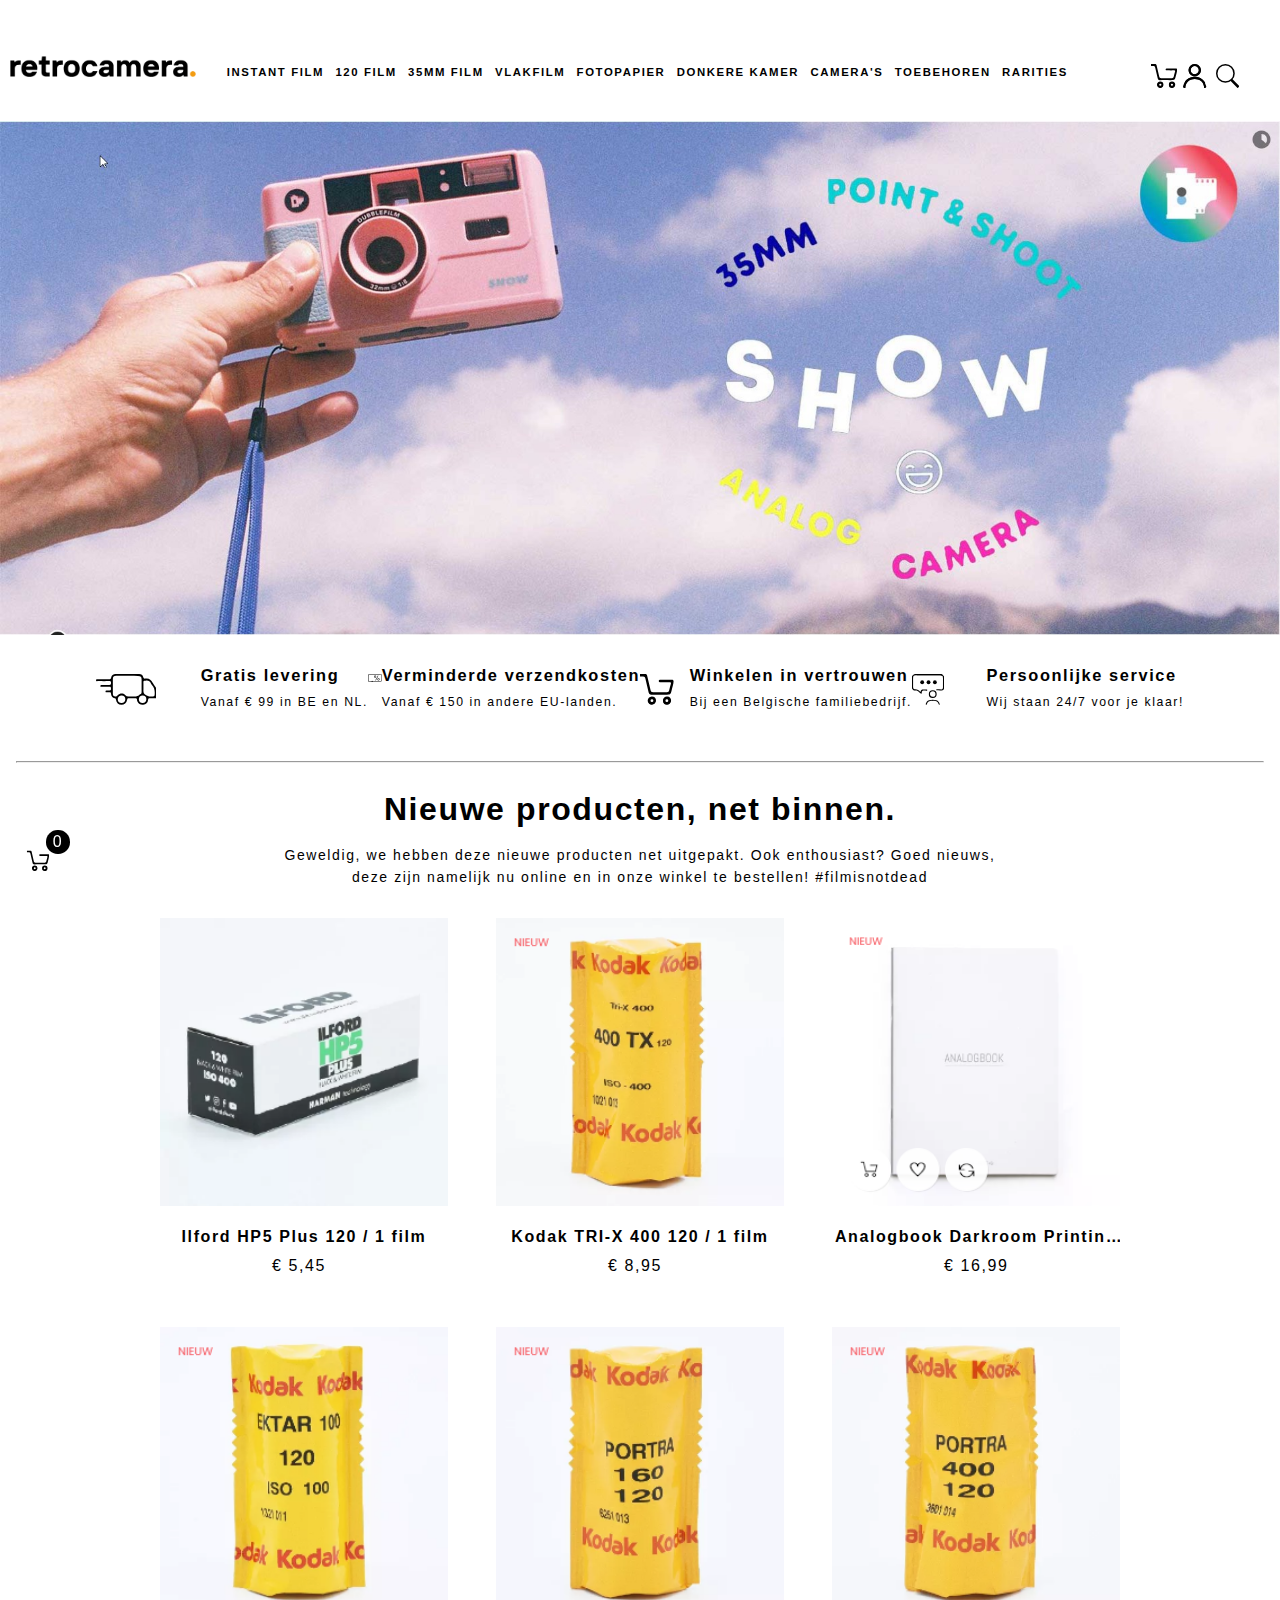
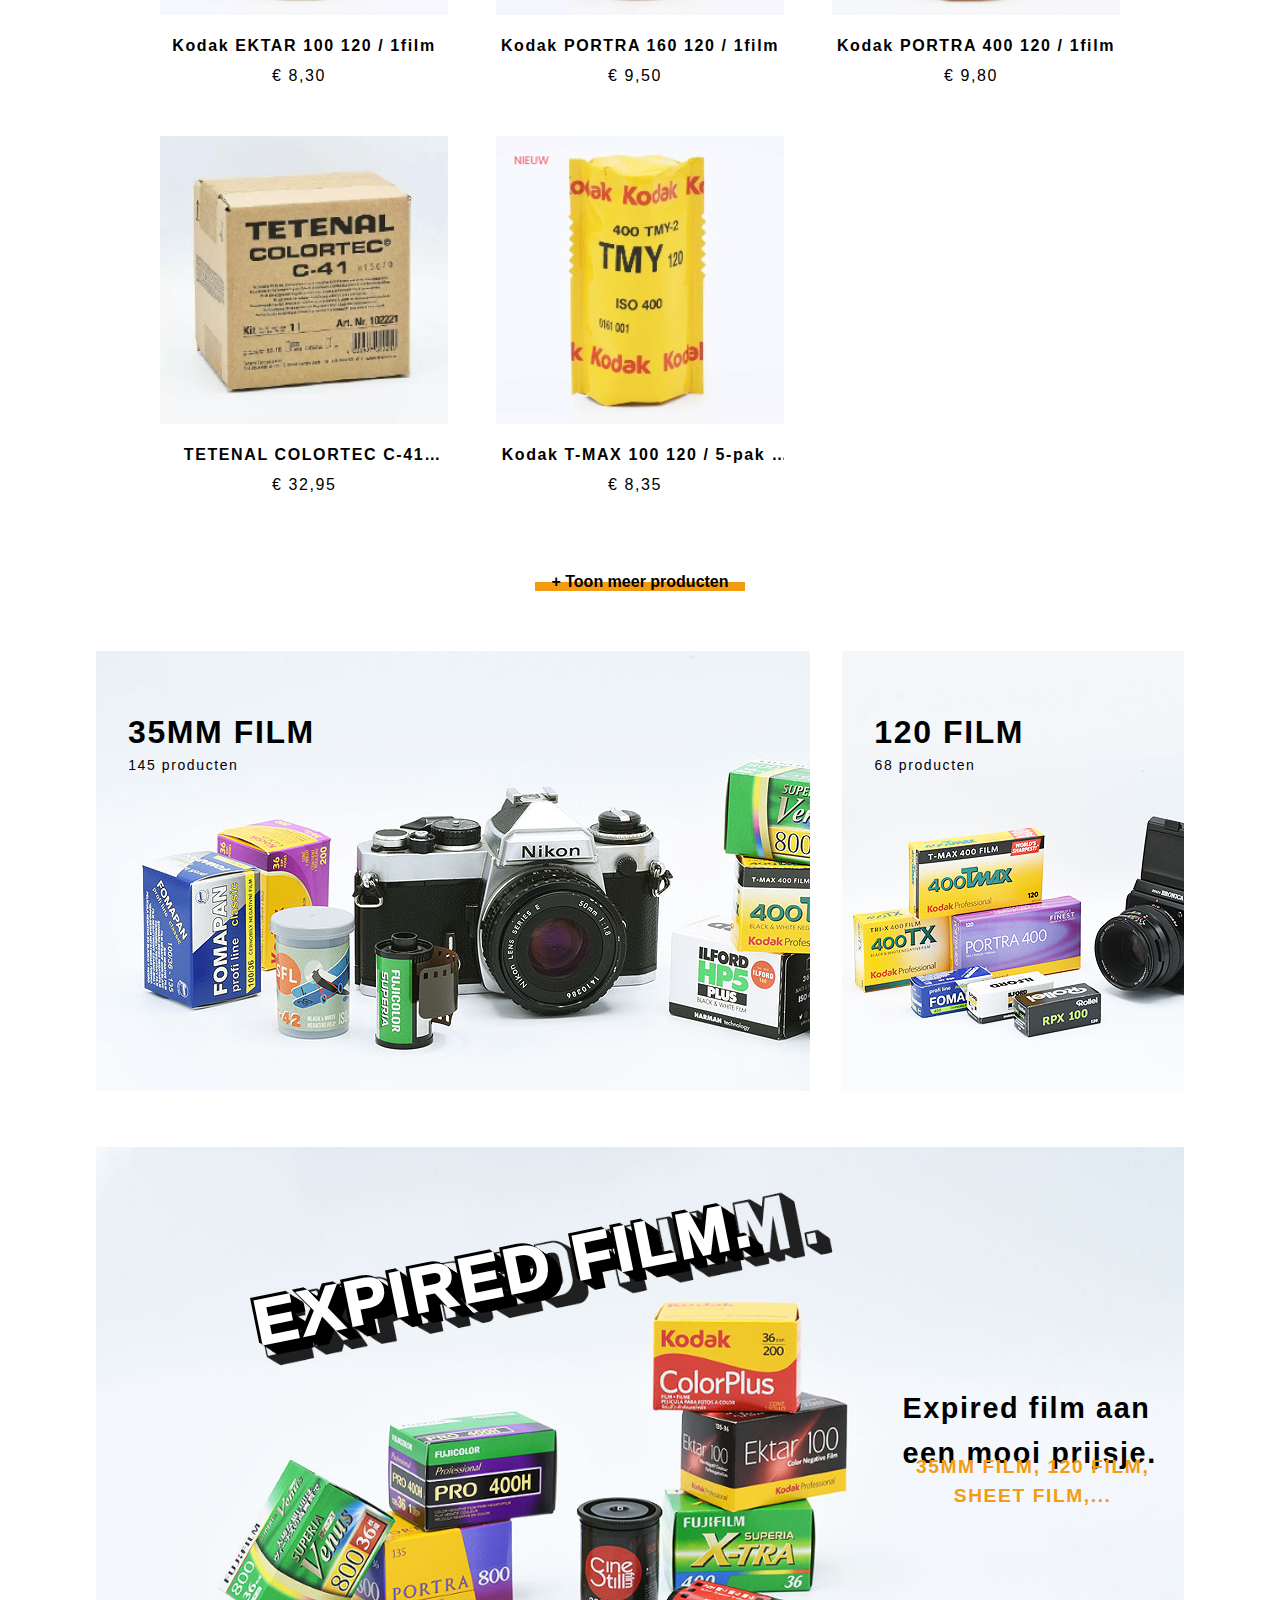
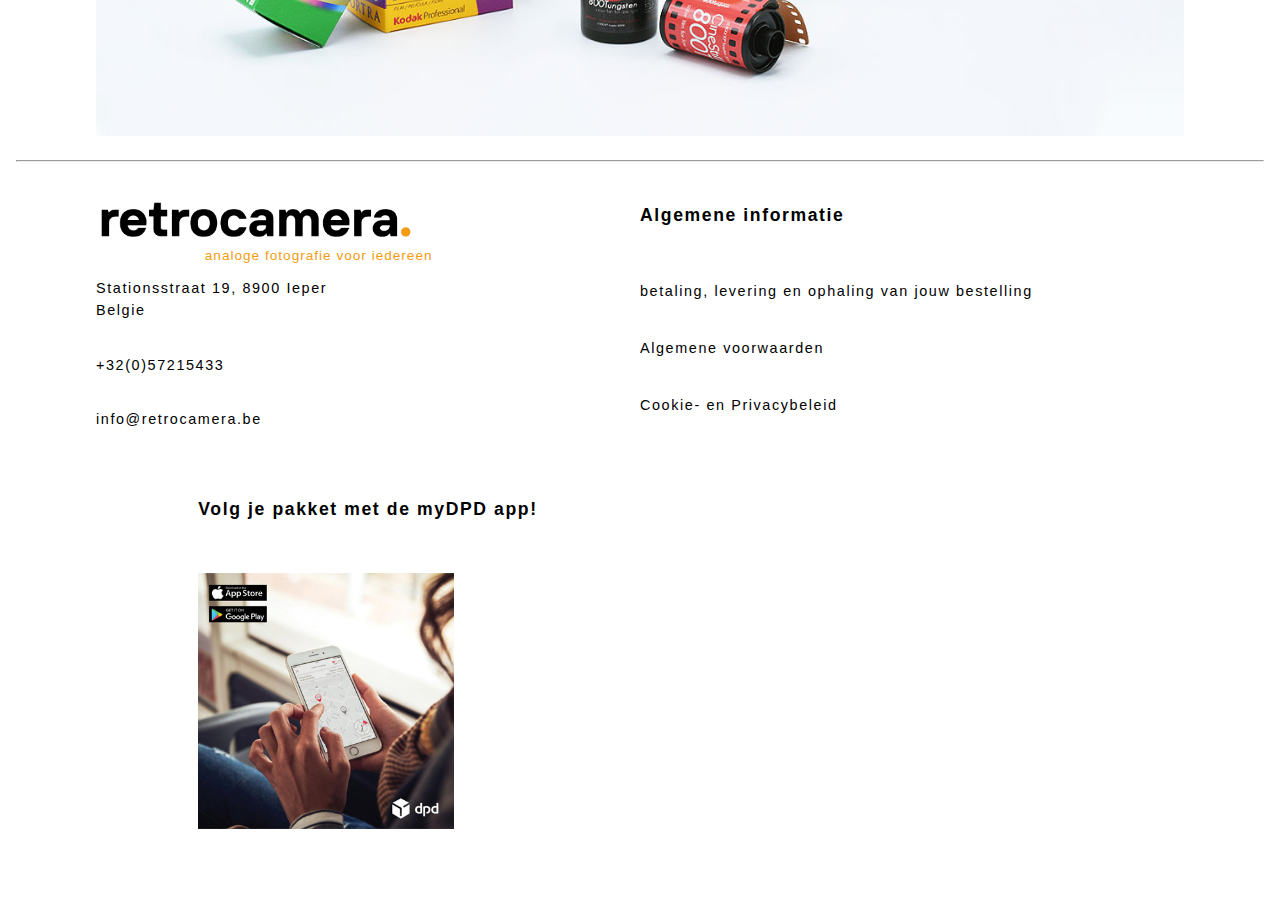
<file: index.html>
<!doctype html>
<html lang="nl">
	
<head>
	<meta charset="UTF-8">
	<meta name="author" content="jouw naam">
	<meta name="viewport" content="width=device-width, initial-scale=1">
	
	<title>Retrocamera</title>
	
	<link href="styles/style.css" rel="stylesheet">
</head>

<body id="paginaEen">
	<header>
		<a href="index.html">
			<img src="images/logoretrocamera.jpg" alt="Retro Camera">
		</a>

		<button type="button"></button>

		<nav>
			<ul>
				<!-- Instant camera's begin -->
				<li>
					<button type="button">
						<img src="images/icons/close.svg" alt="">				
					</button>
				</li>
				<li>
					<a href="" title="">INSTANT FILM</a>
						<svg xmlns="http://www.w3.org/2000/svg" width="1375" height="1375" viewBox="0 0 1375 1375">
							<defs>
							  <style>
							  </style>
							</defs>
							<path  data-name="Rechthoek 1"  d="M15.782,288.367l19.7-19.692c32.049-32.045,102.252-13.807,156.8,40.735L716.66,833.721c54.549,54.543,72.789,124.735,40.74,156.78l-19.695,19.689c-32.049,32.05-102.252,13.81-156.8-40.731L56.523,445.147C1.973,390.605-16.267,320.412,15.782,288.367Z"/>
							<path  data-name="Rechthoek 1"  d="M1339.52,268.774l19.69,19.684c32.03,32.033,13.8,102.2-40.72,156.718l-524.153,524.1c-54.525,54.522-124.7,72.752-156.731,40.722L617.92,990.312c-32.035-32.033-13.8-102.2,40.722-156.718l524.148-524.1C1237.32,254.972,1307.49,236.742,1339.52,268.774Z"/>
						</svg>
					<!-- </button> -->
	
					<ul>
						<li>
							<h3>POLAROID</h3>
						</li>

						<li>
							<a href="" title="Polaroid 600-serie">Polaroid 600-serie</a>
						</li>
						<li>
							<a href="" title="Polaroid SX-70-serie">Polaroid SX-70-serie</a>
						</li>
						<li>
							<a href="" title="Polaroid Image/Spectra-serie">Polaroid Image/Spectra-serie</a>
						</li>
						<li>
							<a href="" title="Polaroid i-type-serie">Polaroid i-type-serie</a>
						</li>
						<li>
							<a href="" title="8x10 cameras">8x10" camera's</a>
						</li>

						<li>
							<h3>FUJIFILM INSTAX</h3>
						</li>
						<li>
							<a href="" title="Mini">Mini</a>
						</li>
						<li>
							<a href="" title="square">Square</a>
						</li>
						<li>
							<a href="" title="Wide">Wide</a>
						</li>

					</ul>
				</li>
				<!-- Instant camera's einde	-->

				<!-- 120 film begin -->
				<li>
					<a href="" title="">120 FILM</a>
					<svg id="pijlTwee" xmlns="http://www.w3.org/2000/svg" width="1375" height="1375" viewBox="0 0 1375 1375">
						<defs>
						  <style>
						  </style>
						</defs>
						<path  data-name="Rechthoek 1"  d="M15.782,288.367l19.7-19.692c32.049-32.045,102.252-13.807,156.8,40.735L716.66,833.721c54.549,54.543,72.789,124.735,40.74,156.78l-19.695,19.689c-32.049,32.05-102.252,13.81-156.8-40.731L56.523,445.147C1.973,390.605-16.267,320.412,15.782,288.367Z"/>
						<path  data-name="Rechthoek 1"  d="M1339.52,268.774l19.69,19.684c32.03,32.033,13.8,102.2-40.72,156.718l-524.153,524.1c-54.525,54.522-124.7,72.752-156.731,40.722L617.92,990.312c-32.035-32.033-13.8-102.2,40.722-156.718l524.148-524.1C1237.32,254.972,1307.49,236.742,1339.52,268.774Z"/>
					</svg>


					<ul id="lijstTwee">
						<li>
							<h3>KLEUR NEGATIEF</h3>
						</li>

						<li>
							<a href="" title="Cinestill">Cinestill</a>
						</li>
						<li>
							<a href="" title="Fujifilm">Fujifilm</a>
						</li>
						<li>
							<a href="" title="Kodak">Kodak</a>
						</li>
						<li>
							<a href="" title="Lomography">Lomography</a>
						</li>

						<li>
							<h3>ZWART-WIT NEGATIEF</h3>
						</li>
						<li>
							<a href="" title="Fujifilm">Fujifilm</a>
						</li>
						<li>
							<a href="" title="Ilford">Ilford</a>
						</li>
						<li>
							<a href="" title="Kodak">Kodak</a>
						</li>
					</ul>
				</li>
				<!-- einde 120 film -->

				<!-- overige opties die leeg zijn -->
				<li>
					<a href="" title="">35MM FILM </a>
					<svg xmlns="http://www.w3.org/2000/svg" width="1375" height="1375" viewBox="0 0 1375 1375">
						<defs>
						  <style>
						  </style>
						</defs>
						<path  data-name="Rechthoek 1"  d="M15.782,288.367l19.7-19.692c32.049-32.045,102.252-13.807,156.8,40.735L716.66,833.721c54.549,54.543,72.789,124.735,40.74,156.78l-19.695,19.689c-32.049,32.05-102.252,13.81-156.8-40.731L56.523,445.147C1.973,390.605-16.267,320.412,15.782,288.367Z"/>
						<path  data-name="Rechthoek 1"  d="M1339.52,268.774l19.69,19.684c32.03,32.033,13.8,102.2-40.72,156.718l-524.153,524.1c-54.525,54.522-124.7,72.752-156.731,40.722L617.92,990.312c-32.035-32.033-13.8-102.2,40.722-156.718l524.148-524.1C1237.32,254.972,1307.49,236.742,1339.52,268.774Z"/>
					</svg>
				</li>
				<li>
					<a href="" title="">VLAKFILM</a>
					<svg xmlns="http://www.w3.org/2000/svg" width="1375" height="1375" viewBox="0 0 1375 1375">
						<defs>
						  <style>
						  </style>
						</defs>
						<path  data-name="Rechthoek 1"  d="M15.782,288.367l19.7-19.692c32.049-32.045,102.252-13.807,156.8,40.735L716.66,833.721c54.549,54.543,72.789,124.735,40.74,156.78l-19.695,19.689c-32.049,32.05-102.252,13.81-156.8-40.731L56.523,445.147C1.973,390.605-16.267,320.412,15.782,288.367Z"/>
						<path  data-name="Rechthoek 1"  d="M1339.52,268.774l19.69,19.684c32.03,32.033,13.8,102.2-40.72,156.718l-524.153,524.1c-54.525,54.522-124.7,72.752-156.731,40.722L617.92,990.312c-32.035-32.033-13.8-102.2,40.722-156.718l524.148-524.1C1237.32,254.972,1307.49,236.742,1339.52,268.774Z"/>
					</svg>
				</li>
				<li>
					<a href="" title="">FOTOPAPIER</a>
					<svg xmlns="http://www.w3.org/2000/svg" width="1375" height="1375" viewBox="0 0 1375 1375">
						<defs>
						  <style>
						  </style>
						</defs>
						<path  data-name="Rechthoek 1"  d="M15.782,288.367l19.7-19.692c32.049-32.045,102.252-13.807,156.8,40.735L716.66,833.721c54.549,54.543,72.789,124.735,40.74,156.78l-19.695,19.689c-32.049,32.05-102.252,13.81-156.8-40.731L56.523,445.147C1.973,390.605-16.267,320.412,15.782,288.367Z"/>
						<path  data-name="Rechthoek 1"  d="M1339.52,268.774l19.69,19.684c32.03,32.033,13.8,102.2-40.72,156.718l-524.153,524.1c-54.525,54.522-124.7,72.752-156.731,40.722L617.92,990.312c-32.035-32.033-13.8-102.2,40.722-156.718l524.148-524.1C1237.32,254.972,1307.49,236.742,1339.52,268.774Z"/>
					</svg>
				</li>
				<li>
					<a href="" title="">DONKERE KAMER</a>
					<svg xmlns="http://www.w3.org/2000/svg" width="1375" height="1375" viewBox="0 0 1375 1375">
						<defs>
						  <style>
						  </style>
						</defs>
						<path  data-name="Rechthoek 1"  d="M15.782,288.367l19.7-19.692c32.049-32.045,102.252-13.807,156.8,40.735L716.66,833.721c54.549,54.543,72.789,124.735,40.74,156.78l-19.695,19.689c-32.049,32.05-102.252,13.81-156.8-40.731L56.523,445.147C1.973,390.605-16.267,320.412,15.782,288.367Z"/>
						<path  data-name="Rechthoek 1"  d="M1339.52,268.774l19.69,19.684c32.03,32.033,13.8,102.2-40.72,156.718l-524.153,524.1c-54.525,54.522-124.7,72.752-156.731,40.722L617.92,990.312c-32.035-32.033-13.8-102.2,40.722-156.718l524.148-524.1C1237.32,254.972,1307.49,236.742,1339.52,268.774Z"/>
					</svg>
				</li>
				<li>
					<a href="" title="">CAMERA'S</a>
					<svg xmlns="http://www.w3.org/2000/svg" width="1375" height="1375" viewBox="0 0 1375 1375">
						<defs>
						  <style>
						  </style>
						</defs>
						<path  data-name="Rechthoek 1"  d="M15.782,288.367l19.7-19.692c32.049-32.045,102.252-13.807,156.8,40.735L716.66,833.721c54.549,54.543,72.789,124.735,40.74,156.78l-19.695,19.689c-32.049,32.05-102.252,13.81-156.8-40.731L56.523,445.147C1.973,390.605-16.267,320.412,15.782,288.367Z"/>
						<path  data-name="Rechthoek 1"  d="M1339.52,268.774l19.69,19.684c32.03,32.033,13.8,102.2-40.72,156.718l-524.153,524.1c-54.525,54.522-124.7,72.752-156.731,40.722L617.92,990.312c-32.035-32.033-13.8-102.2,40.722-156.718l524.148-524.1C1237.32,254.972,1307.49,236.742,1339.52,268.774Z"/>
					</svg>
				</li>
				<li>
					<a href="" title="">TOEBEHOREN</a>
					<svg xmlns="http://www.w3.org/2000/svg" width="1375" height="1375" viewBox="0 0 1375 1375">
						<defs>
						  <style>
						  </style>
						</defs>
						<path  data-name="Rechthoek 1"  d="M15.782,288.367l19.7-19.692c32.049-32.045,102.252-13.807,156.8,40.735L716.66,833.721c54.549,54.543,72.789,124.735,40.74,156.78l-19.695,19.689c-32.049,32.05-102.252,13.81-156.8-40.731L56.523,445.147C1.973,390.605-16.267,320.412,15.782,288.367Z"/>
						<path  data-name="Rechthoek 1"  d="M1339.52,268.774l19.69,19.684c32.03,32.033,13.8,102.2-40.72,156.718l-524.153,524.1c-54.525,54.522-124.7,72.752-156.731,40.722L617.92,990.312c-32.035-32.033-13.8-102.2,40.722-156.718l524.148-524.1C1237.32,254.972,1307.49,236.742,1339.52,268.774Z"/>
					</svg>
				</li>
				<li>
					<a href="" title="">RARITIES</a>
					<svg xmlns="http://www.w3.org/2000/svg" width="1375" height="1375" viewBox="0 0 1375 1375">
						<defs>
						  <style>
						  </style>
						</defs>
						<path  data-name="Rechthoek 1"  d="M15.782,288.367l19.7-19.692c32.049-32.045,102.252-13.807,156.8,40.735L716.66,833.721c54.549,54.543,72.789,124.735,40.74,156.78l-19.695,19.689c-32.049,32.05-102.252,13.81-156.8-40.731L56.523,445.147C1.973,390.605-16.267,320.412,15.782,288.367Z"/>
						<path  data-name="Rechthoek 1"  d="M1339.52,268.774l19.69,19.684c32.03,32.033,13.8,102.2-40.72,156.718l-524.153,524.1c-54.525,54.522-124.7,72.752-156.731,40.722L617.92,990.312c-32.035-32.033-13.8-102.2,40.722-156.718l524.148-524.1C1237.32,254.972,1307.49,236.742,1339.52,268.774Z"/>
					</svg>
				</li>
			</ul>
		</nav>
		<!-- einde overige opties die leeg zijn -->

		<!-- 3 iconen shop, account en winkelwagen -->
		<svg  data-name="Laag 1" xmlns="http://www.w3.org/2000/svg" viewBox="0 0 94.49 86.63"><defs><style>.cls-1{fill:#fff;}</style></defs><path d="M3.38,5.25c4.58,0,9.17.16,13.73-.13,4.1-.26,5.75,1.55,6.61,5.4,3,13.26,6.39,26.42,9.29,39.69,1,4.44,2.72,6.25,7.51,6.13,12.9-.33,25.82-.21,38.73-.06,3.57,0,5.34-1.2,6.11-4.74C86.73,45.31,88.3,39.11,90.12,33c1.22-4.11-.1-5.14-4.1-5-8.33.23-16.67.07-25,.05-2.32,0-4.73.08-4.8-3.36s2.2-3.59,4.61-3.6c10.78,0,21.57.06,32.36,0,3.69,0,4.87,1.69,4.67,5.15-.45,7.76-3.1,15-4.87,22.51-3.47,14.58-3.57,14.55-18.49,14.55-12.92,0-25.84-.2-38.74.1-5.09.12-7.19-1.75-8.23-6.65C24.8,43.87,21.38,31.21,18.66,18.4c-1-4.75-3.06-6.83-7.93-6.24a58.17,58.17,0,0,1-7.35,0Z" transform="translate(-3.38 -5.09)"/><path d="M36.51,68.44A11.88,11.88,0,0,1,48.27,79.87c.1,6-5.25,11.58-11.46,11.84C31.06,92,25.14,86.18,25,80.19S30.39,68.59,36.51,68.44Z" transform="translate(-3.38 -5.09)"/><path d="M90.86,80.27c-.11,6.21-5.62,11.6-11.69,11.46A11.49,11.49,0,0,1,68,79.93,11.29,11.29,0,0,1,79.5,68.53,11.84,11.84,0,0,1,90.86,80.27Z" transform="translate(-3.38 -5.09)"/><circle class="cls-1" cx="33.62" cy="74.91" r="7"/><circle class="cls-1" cx="75.62" cy="74.91" r="7"/></svg>

		<svg  data-name="Laag 1" xmlns="http://www.w3.org/2000/svg" viewBox="0 0 94.34 97.36"><path d="M90.12,98.62c-1-16.41-8.32-28.92-24.37-33.73-15.44-4.62-30.55-3.38-42.67,9.33-6.5,6.83-9.22,15.09-9.1,24.4H10.74c-3.62-25.13,4-34.1,25.3-41.95,21.82-8.07,45.87,1.17,56.21,19.75,2.46,4.43,4,9.38,6,14.09Q100.4,100.8,90.12,98.62Z" transform="translate(-4.26 -1.64)"/><path d="M76.27,26.41A24.88,24.88,0,0,1,51.88,51.56C39,51.84,27,40,26.87,26.78,26.72,13.92,38.81,1.61,51.56,1.64A24.88,24.88,0,0,1,76.27,26.41Zm-8,0C68.26,17.67,60.38,10,51.49,10s-16.13,7.76-16,17A16.45,16.45,0,0,0,51.67,42.84C60.54,42.93,68.37,35.2,68.32,26.4Z" transform="translate(-4.26 -1.64)"/><path d="M90.45,98.62c-1.23-22-14.84-35.29-36.51-35.74-24.61-.51-38.5,11.59-41,35.74q-10.47,2.19-8.25-8.11c4.08-12.33,9.9-23.26,22.1-30C50,47.78,75.18,53.42,93.75,75.9c0,6.76-.25,13.54.11,20.28C94,99.52,92.07,98.5,90.45,98.62Z" transform="translate(-4.26 -1.64)"/><path d="M77.32,26.79C77.15,40,64.94,51.85,51.83,51.56A25.09,25.09,0,0,1,27,26.39,25.1,25.1,0,0,1,52.19,1.64C65.2,1.62,77.48,13.91,77.32,26.79ZM68.55,27C68.66,17.77,61.21,10,52.23,10S35.15,17.71,35.1,26.42s7.94,16.52,17,16.42C61,42.74,68.44,35.53,68.55,27Z" transform="translate(-4.26 -1.64)"/></svg>

		<svg  data-name="Laag 1" xmlns="http://www.w3.org/2000/svg" viewBox="0 0 94.08 96.29"><defs><style>.cls-1{fill:none;stroke:#000;stroke-miterlimit:10;stroke-width:6px;}</style></defs><rect x="71.77" y="56.87" width="10.68" height="43.37" rx="0.89" transform="translate(-34.73 76.53) rotate(-45)"/><circle class="cls-1" cx="37.69" cy="37.69" r="34.69"/></svg>	
		<!-- einde van 3 iconen -->
	</header>

	<main>
		<!-- image slider -->
		<section>
			<article>
				<img src="images/screenshot/slide1.jpg" alt="">
				<img src="images/screenshot/slide2.png" alt="">
			</article>
		</section>
		<!-- einde image slider -->

		<!--  4 icons		 -->
		<section>
			<figure>
				<i>
					<svg data-name="Laag 1" xmlns="http://www.w3.org/2000/svg" viewBox="0 0 95.32 48.91"><path d="M98.56,63.08c-3.16.05-6.33.21-9.48.09-2-.07-2.87.48-3.14,2.67a8.69,8.69,0,0,1-7.74,7.59,9.16,9.16,0,0,1-9.14-5.1,4.22,4.22,0,0,1-.61-1.83c.21-3-1.44-3.47-4-3.32-3.06.17-6.14.09-9.2,0-1.59,0-2.23.55-2.56,2.17-1,5.17-4.65,8.29-9.09,8.15-4.67-.15-7.81-3.11-8.76-8.47A2.07,2.07,0,0,0,33,63.13c-3.71-.9-5.61-3-5.86-6.8-.14-2.13-1-2.72-2.94-2.6-1.48.09-3,0-4.46,0-.84,0-1.44-.41-1.46-1.34S18.87,51,19.68,51c1.67-.08,3.34-.14,5-.1,2.4.06,2.32-1.54,2.35-3.19s-.21-2.9-2.37-2.85c-3.62.1-7.26.11-10.88,0-1.29,0-3.59.93-3.59-1.29S12.58,42.05,14,42c3.43-.13,6.88-.13,10.32,0,2.33.07,2.75-1.1,2.78-3.1s-.54-3-2.83-3c-5.76.12-11.53.1-17.3,0-1.34,0-3.73,1-3.7-1.49C3.26,32.22,5.52,33,6.83,33c5.68-.1,11.35-.09,17,0,1.9,0,3-.32,3.42-2.56.68-3.7,3.36-5.76,7.15-5.78q18.42-.11,36.83,0a6.89,6.89,0,0,1,7.09,5.21c.51,1.76,1.52,2.32,3,2,5.9-1.15,9.34,1.69,11.91,6.63a78.05,78.05,0,0,0,5.28,7.85ZM52.9,27.55c-5.85,0-11.7,0-17.55,0C31.42,27.59,30,29,30,33c0,7.32,0,14.63,0,22,0,2.18.38,4.14,2.6,5.07s3.61-.24,5.11-1.73c3.41-3.35,8.56-3.64,11.78-.34a7.62,7.62,0,0,0,6.67,2.41c1.29-.1,2.6,0,3.9,0,4.63,0,9.56,1,13-3.49a.48.48,0,0,1,.24-.14c1.94-.58,2.39-2,2.37-3.85-.08-6.57,0-13.15,0-19.73,0-4.27-1.32-5.54-5.73-5.56C64.23,27.53,58.57,27.55,52.9,27.55ZM78.61,45.64h0v2.51c0,4-.87,7.88,4.38,10.07,2.16.9,4,2.28,6.48,2.12a38.86,38.86,0,0,1,4.18,0c1.85.07,2.6-.68,2.74-2.59.43-5.8,0-11.28-4.33-15.77a8,8,0,0,1-1.55-2.3C88.85,35.9,86,34.54,82,35.21a4.57,4.57,0,0,1-1.11,0c-1.65-.07-2.35.71-2.32,2.35C78.65,40.27,78.61,43,78.61,45.64ZM37.81,64.58a6.08,6.08,0,0,0,6,6.1,6.45,6.45,0,0,0,6-6.14,6,6,0,0,0-5.91-5.83A5.86,5.86,0,0,0,37.81,64.58Zm33.47.21a6,6,0,0,0,6.11,5.89,6.33,6.33,0,0,0,5.81-6,6,6,0,0,0-6.07-5.94A5.82,5.82,0,0,0,71.28,64.79Z" transform="translate(-3.24 -24.61)"/></svg>						
				</i>
				<figcaption>
					<h3>Gratis levering</h3>
					<p>Vanaf € 99 in BE en NL.</p>
				</figcaption>
			</figure>
			<figure>
				<i>
					<svg data-name="Laag 1" xmlns="http://www.w3.org/2000/svg" viewBox="0 0 99 56.87"><path d="M.7,27.37c2.64-5.25,6.89-7.24,12.81-7.2q37.13.25,74.26,0c5.13,0,9.11,1.53,11.93,5.8V71.24C97,75.39,93.19,77.06,88.14,77q-37.68-.21-75.37,0c-5.7,0-9.63-2.17-12.07-7.18Zm62.05,46v0c8.76,0,17.53.07,26.29,0,5.51-.07,7.66-2.31,7.68-7.66q.06-17,0-34.08c0-5.17-2.26-7.57-7.37-7.59-17.88-.06-35.77-.27-53.64.19-3.5.09-6.75.76-10.43,0-4.49-.92-9.31-.29-14-.19s-7,2.44-7,6.89q-.09,17.73,0,35.47c0,4.35,2.26,6.73,6.61,6.9,4.78.18,9.58.07,14.37.12,1.81,0,3.28-.29,3.36-2.54a1.6,1.6,0,0,1,1.8-1.69,1.54,1.54,0,0,1,1.7,1.42c.2,2.82,2.16,2.82,4.26,2.82C45.22,73.34,54,73.36,62.75,73.36Z" transform="translate(-0.7 -20.17)"/><path d="M55.74,67c-1.86-.37-2.45-1.35-1.58-3,1.08-2.05,2.23-4.06,3.33-6.1l13-24.2c.22-.4.43-.81.66-1.22.62-1.1,1.35-1.93,2.78-1.15s.88,1.93.34,3Q68.88,44.44,63.47,54.55c-1.86,3.47-3.71,7-5.61,10.4C57.37,65.83,56.91,66.83,55.74,67Z" transform="translate(-0.7 -20.17)"/><path d="M59.81,39.11a7.72,7.72,0,0,1-7.31,7.83,7.89,7.89,0,0,1-8.25-7.69,8,8,0,0,1,7.58-7.69A7.77,7.77,0,0,1,59.81,39.11Zm-3.73.13c-.21-2.39-1.57-3.92-4-3.9a3.78,3.78,0,0,0-3.89,4.09A3.57,3.57,0,0,0,52,43.17C54.56,43.22,55.77,41.71,56.08,39.24Z" transform="translate(-0.7 -20.17)"/><path d="M68.72,58.86a7.77,7.77,0,0,1,15.53-.43,8,8,0,0,1-7.6,8A7.79,7.79,0,0,1,68.72,58.86Zm3.7-.07c.29,2.47,1.74,3.84,4.17,3.79a3.63,3.63,0,0,0,3.84-4,3.69,3.69,0,0,0-4.13-3.78C73.78,54.8,72.58,56.37,72.42,58.79Z" transform="translate(-0.7 -20.17)"/></svg>					
				</i>
				<figcaption>
					<h3>Verminderde verzendkosten</h3>
					<p>Vanaf € 150 in andere EU-landen.</p>
				</figcaption>
			</figure>
			<figure>
				<i>
					<svg data-name="Laag 1" xmlns="http://www.w3.org/2000/svg" viewBox="0 0 94.49 86.63"><defs><style>.cls-1{fill:#fff;}</style></defs><path d="M3.38,5.25c4.58,0,9.17.16,13.73-.13,4.1-.26,5.75,1.55,6.61,5.4,3,13.26,6.39,26.42,9.29,39.69,1,4.44,2.72,6.25,7.51,6.13,12.9-.33,25.82-.21,38.73-.06,3.57,0,5.34-1.2,6.11-4.74C86.73,45.31,88.3,39.11,90.12,33c1.22-4.11-.1-5.14-4.1-5-8.33.23-16.67.07-25,.05-2.32,0-4.73.08-4.8-3.36s2.2-3.59,4.61-3.6c10.78,0,21.57.06,32.36,0,3.69,0,4.87,1.69,4.67,5.15-.45,7.76-3.1,15-4.87,22.51-3.47,14.58-3.57,14.55-18.49,14.55-12.92,0-25.84-.2-38.74.1-5.09.12-7.19-1.75-8.23-6.65C24.8,43.87,21.38,31.21,18.66,18.4c-1-4.75-3.06-6.83-7.93-6.24a58.17,58.17,0,0,1-7.35,0Z" transform="translate(-3.38 -5.09)"/><path d="M36.51,68.44A11.88,11.88,0,0,1,48.27,79.87c.1,6-5.25,11.58-11.46,11.84C31.06,92,25.14,86.18,25,80.19S30.39,68.59,36.51,68.44Z" transform="translate(-3.38 -5.09)"/><path d="M90.86,80.27c-.11,6.21-5.62,11.6-11.69,11.46A11.49,11.49,0,0,1,68,79.93,11.29,11.29,0,0,1,79.5,68.53,11.84,11.84,0,0,1,90.86,80.27Z" transform="translate(-3.38 -5.09)"/><circle class="cls-1" cx="33.62" cy="74.91" r="7"/><circle class="cls-1" cx="75.62" cy="74.91" r="7"/></svg>
				</i>
				<figcaption>
					<h3>Winkelen in vertrouwen</h3>
					<p>Bij een Belgische familiebedrijf.</p>
				</figcaption>
			</figure>
			<figure>
				<i>
					<svg data-name="Laag 1" xmlns="http://www.w3.org/2000/svg" viewBox="0 0 97.95 94.23"><path d="M1.05,9.5C4,4.49,8.39,2.84,14.12,2.88c23.61.19,47.22.1,70.83.06,3.45,0,6.8.2,9.74,2.26V9.5c-2.18-2.47-5-3.17-8.19-3.16-24.53,0-49,0-73.58,0-6.8,0-8.49,1.79-8.53,8.7-.06,9.3,0,18.61,0,27.92,0,3.61,1.32,7.17,5.09,6.94,7.32-.44,12.62,2.63,17.14,8.15,2.92-7.77,2.93-7.91,12.63-7.69,3,.07,8.74-1.28,8.56,1.23-.29,4.08-5.55,2.15-8.54,2-5.3-.21-8.61.69-8.4,7,.11,3.26-2,3.34-4.21,1.46A32.75,32.75,0,0,1,23,59c-3.24-3.71-7-5.73-12.17-5.32-4.64.36-7.45-2.9-9.77-6.5Z" transform="translate(-1.05 -2.88)"/><path d="M65,52.41A12,12,0,0,1,76.54,64.78a12,12,0,1,1-24-.88A12,12,0,0,1,65,52.41Zm8,11.85c0-4.92-3.36-8.34-8.36-8.39s-8.52,3.31-8.57,8.19,3.33,8.6,8.11,8.78A8.27,8.27,0,0,0,73,64.26Z" transform="translate(-1.05 -2.88)"/><path d="M64.85,85.23c-8.61-.92-15.52,1-18.5,10.07-.34,1-.84,2.19-2.21,1.7S43,95.28,43.3,94.25c1.42-5.38,4.69-9.45,9.94-11.11a36.22,36.22,0,0,1,22.69.06c5.21,1.73,8.39,5.91,9.83,11.25.28,1,.32,2.28-1.08,2.6-1.06.24-1.56-.65-1.84-1.53C79.94,86.52,73.22,84.23,64.85,85.23Z" transform="translate(-1.05 -2.88)"/><path d="M75.32,52.56c7.54,0,21.53,3.22,23.68-4.92V10C96.2,5,92,3.3,86.54,3.35,64,3.53,41.49,3.44,19,3.41c-3.29,0-5.41-1.35-8.22.71,0,1.44,1.08.72,1.08,2.15,2.08-2.47,2.59.52,5.67.53,23.39,0,46.79,0,70.19,0,6.49,0,8.1,1.78,8.14,8.69.06,9.31,0,18.62,0,27.92,0,3.62-1.26,7.17-4.86,6.94-7-.44-11.34-1.07-15.27-.46" transform="translate(-1.05 -2.88)"/><circle cx="31.15" cy="25.31" r="5.84"/><circle cx="50.62" cy="25.31" r="5.84"/><circle cx="70.09" cy="25.31" r="5.84"/></svg>					
				</i>
				<figcaption>
					<h3>Persoonlijke service</h3>
					<p>Wij staan 24/7 voor je klaar!</p>
				</figcaption>
			</figure>
		</section>
		<!-- einde 4 icons -->

		<hr>

		<!-- Productenlijstje -->
		<section>
			<h2>Nieuwe producten, net binnen.</h2>
			<p>Geweldig, we hebben deze nieuwe producten net uitgepakt. Ook enthousiast? Goed nieuws, deze zijn namelijk nu online en in onze winkel te bestellen! #filmisnotdead</p>	
		</section>

		<section>
			<article title="IlfordHP5">
				<a href="detailpagina.html">
					<img src="images/producten/1.png" alt="">
				</a>
					<ul>
						<li>
							<i>
								<svg class="inWinkelwagen" data-name="Laag 1" xmlns="http://www.w3.org/2000/svg" viewBox="0 0 94.49 86.63"><defs><style>.cls-1{fill:#fff;}</style></defs><path d="M3.38,5.25c4.58,0,9.17.16,13.73-.13,4.1-.26,5.75,1.55,6.61,5.4,3,13.26,6.39,26.42,9.29,39.69,1,4.44,2.72,6.25,7.51,6.13,12.9-.33,25.82-.21,38.73-.06,3.57,0,5.34-1.2,6.11-4.74C86.73,45.31,88.3,39.11,90.12,33c1.22-4.11-.1-5.14-4.1-5-8.33.23-16.67.07-25,.05-2.32,0-4.73.08-4.8-3.36s2.2-3.59,4.61-3.6c10.78,0,21.57.06,32.36,0,3.69,0,4.87,1.69,4.67,5.15-.45,7.76-3.1,15-4.87,22.51-3.47,14.58-3.57,14.55-18.49,14.55-12.92,0-25.84-.2-38.74.1-5.09.12-7.19-1.75-8.23-6.65C24.8,43.87,21.38,31.21,18.66,18.4c-1-4.75-3.06-6.83-7.93-6.24a58.17,58.17,0,0,1-7.35,0Z" transform="translate(-3.38 -5.09)"/><path d="M36.51,68.44A11.88,11.88,0,0,1,48.27,79.87c.1,6-5.25,11.58-11.46,11.84C31.06,92,25.14,86.18,25,80.19S30.39,68.59,36.51,68.44Z" transform="translate(-3.38 -5.09)"/><path d="M90.86,80.27c-.11,6.21-5.62,11.6-11.69,11.46A11.49,11.49,0,0,1,68,79.93,11.29,11.29,0,0,1,79.5,68.53,11.84,11.84,0,0,1,90.86,80.27Z" transform="translate(-3.38 -5.09)"/><circle class="cls-1" cx="33.62" cy="74.91" r="7"/><circle class="cls-1" cx="75.62" cy="74.91" r="7"/></svg>
							</i>
							<span>Toevoegen aan winkelmandje</span>
						</li>
						<li>
							<i>
								<svg version="1.1" xmlns="http://www.w3.org/2000/svg" xmlns:xlink="http://www.w3.org/1999/xlink" x="0px" y="0px"
									viewBox="0 0 1440 1440" style="enable-background:new 0 0 1440 1440;" xml:space="preserve">
							   	<style type="text/css">
									.st0{stroke:#000000;stroke-miterlimit:10;}
							   	</style>
							   	<path class="st0" d="M1263.56,538.27c6.86-169.53-132.39-310.39-301.98-305.43c-101.98,2.98-190.9,58-241.16,139.42
								   c-0.01,0.01-0.02,0.01-0.03,0c-61.73-100-181.77-160.17-312.72-133.03c-100.46,20.83-201.64,120.79-223.48,221.03
								   c-15.88,72.9-4.62,142.53,25.57,200.77l-0.68,0.77l4.48,6.29c0,0,0,0,0,0c10.73,19.38,23.58,37.42,38.25,53.8c0,0,0,0,0,0
								   l194.93,274.17l259.42,365.1l10.99,15.47c2.22,3.13,6.87,3.13,9.09,0l10.13-14.25l260.28-366.32l224.18-314.9c0,0,0-0.01,0-0.01
								   l-0.22-1.66c0,0,0-0.01,0-0.01C1246.03,638.09,1261.47,589.9,1263.56,538.27z M1136,601.11c-1.6,39.5-13.41,76.38-32.86,108.06
								   c0,0,0,0.01,0,0.01l0.17,1.27c0,0,0,0.01,0,0.01L931.77,951.4l-199.16,280.29l-7.75,10.91c-1.7,2.39-5.26,2.39-6.96,0l-8.41-11.84
								   L511,951.4L361.85,741.62c0,0,0,0,0,0c-11.22-12.53-21.06-26.34-29.27-41.16c0,0,0,0,0,0l-3.42-4.82l0.52-0.59
								   c-23.09-44.57-31.71-97.84-19.56-153.62c16.71-76.7,94.13-153.19,171-169.12c100.19-20.77,192.04,25.27,239.28,101.79
								   c0.01,0.01,0.02,0.01,0.02,0c38.46-62.3,106.49-104.39,184.52-106.68C1034.7,363.62,1141.25,471.4,1136,601.11z"/>
							   	</svg>					  
							</i>
							<span>Toevoegen an verlanglijst</span>
						</li>
						<li>
							<i>
								<svg version="1.1" xmlns="http://www.w3.org/2000/svg" xmlns:xlink="http://www.w3.org/1999/xlink" x="0px" y="0px"
	 								viewBox="0 0 1440 1440" style="enable-background:new 0 0 1440 1440;" xml:space="preserve">
								<g>
									<path class="st0" d="M289.04,878.79c7.48-1.21,14.83-3.92,21.62-8.27l232.29-148.57c26.57-16.99,34.33-52.31,17.34-78.88v0
										c-16.99-26.57-52.31-34.33-78.88-17.34l-107.96,69.05C428.1,556.9,562.66,459.37,720,459.37c173.38,0,319.09,118.41,360.7,278.77
										h121.91C1158.8,511.56,959.39,340.44,720,340.44c-217.15,0-401.41,140.81-466.46,336.1l-74.87-117.06
										c-16.99-26.57-52.31-34.33-78.88-17.34l0,0c-26.57,16.99-34.33,52.31-17.34,78.88l148.57,232.29
										C243.82,873.32,267.02,882.66,289.04,878.79z"/>
									<path class="st0" d="M1352.72,1051.07l-148.57-232.29c-12.8-20.01-36-29.35-58.02-25.48c-7.48,1.21-14.83,3.92-21.62,8.27
										L892.22,950.13c-26.57,16.99-34.33,52.31-17.34,78.88h0c16.99,26.57,52.31,34.33,78.88,17.34l110.03-70.37
										c-56.31,134.31-189.03,228.65-343.79,228.65c-173.38,0-319.09-118.41-360.7-278.77H237.39
										c43.81,226.59,243.22,397.71,482.61,397.71c213.37,0,394.98-135.95,462.96-325.95l73.55,114.99
										c16.99,26.57,52.31,34.33,78.88,17.34l0,0C1361.95,1112.95,1369.71,1077.64,1352.72,1051.07z"/>
								</g>
								</svg>	
							</i>
							<span>Toevoegen aan vergelijking</span>
						</li>
					</ul>
					<h4>Ilford HP5 Plus 120 / 1 film</h4>
				<span>€ 5,45</span>
			</article>
			<article title="kodakTriX">
				<a href=>
					<img src="images/producten/1(5).png" alt="">
				</a>
					<ul>
						<li>
							<i>
								<svg class="inWinkelwagen" data-name="Laag 1" xmlns="http://www.w3.org/2000/svg" viewBox="0 0 94.49 86.63"><defs><style>.cls-1{fill:#fff;}</style></defs><path d="M3.38,5.25c4.58,0,9.17.16,13.73-.13,4.1-.26,5.75,1.55,6.61,5.4,3,13.26,6.39,26.42,9.29,39.69,1,4.44,2.72,6.25,7.51,6.13,12.9-.33,25.82-.21,38.73-.06,3.57,0,5.34-1.2,6.11-4.74C86.73,45.31,88.3,39.11,90.12,33c1.22-4.11-.1-5.14-4.1-5-8.33.23-16.67.07-25,.05-2.32,0-4.73.08-4.8-3.36s2.2-3.59,4.61-3.6c10.78,0,21.57.06,32.36,0,3.69,0,4.87,1.69,4.67,5.15-.45,7.76-3.1,15-4.87,22.51-3.47,14.58-3.57,14.55-18.49,14.55-12.92,0-25.84-.2-38.74.1-5.09.12-7.19-1.75-8.23-6.65C24.8,43.87,21.38,31.21,18.66,18.4c-1-4.75-3.06-6.83-7.93-6.24a58.17,58.17,0,0,1-7.35,0Z" transform="translate(-3.38 -5.09)"/><path d="M36.51,68.44A11.88,11.88,0,0,1,48.27,79.87c.1,6-5.25,11.58-11.46,11.84C31.06,92,25.14,86.18,25,80.19S30.39,68.59,36.51,68.44Z" transform="translate(-3.38 -5.09)"/><path d="M90.86,80.27c-.11,6.21-5.62,11.6-11.69,11.46A11.49,11.49,0,0,1,68,79.93,11.29,11.29,0,0,1,79.5,68.53,11.84,11.84,0,0,1,90.86,80.27Z" transform="translate(-3.38 -5.09)"/><circle class="cls-1" cx="33.62" cy="74.91" r="7"/><circle class="cls-1" cx="75.62" cy="74.91" r="7"/></svg>
							</i>
							<span>Toevoegen aan winkelmandje</span>
						</li>
						<li>
							<i>
								<svg version="1.1" xmlns="http://www.w3.org/2000/svg" xmlns:xlink="http://www.w3.org/1999/xlink" x="0px" y="0px"
									viewBox="0 0 1440 1440" style="enable-background:new 0 0 1440 1440;" xml:space="preserve">
							   	<style type="text/css">
									.st0{stroke:#000000;stroke-miterlimit:10;}
							   	</style>
							   	<path class="st0" d="M1263.56,538.27c6.86-169.53-132.39-310.39-301.98-305.43c-101.98,2.98-190.9,58-241.16,139.42
								   c-0.01,0.01-0.02,0.01-0.03,0c-61.73-100-181.77-160.17-312.72-133.03c-100.46,20.83-201.64,120.79-223.48,221.03
								   c-15.88,72.9-4.62,142.53,25.57,200.77l-0.68,0.77l4.48,6.29c0,0,0,0,0,0c10.73,19.38,23.58,37.42,38.25,53.8c0,0,0,0,0,0
								   l194.93,274.17l259.42,365.1l10.99,15.47c2.22,3.13,6.87,3.13,9.09,0l10.13-14.25l260.28-366.32l224.18-314.9c0,0,0-0.01,0-0.01
								   l-0.22-1.66c0,0,0-0.01,0-0.01C1246.03,638.09,1261.47,589.9,1263.56,538.27z M1136,601.11c-1.6,39.5-13.41,76.38-32.86,108.06
								   c0,0,0,0.01,0,0.01l0.17,1.27c0,0,0,0.01,0,0.01L931.77,951.4l-199.16,280.29l-7.75,10.91c-1.7,2.39-5.26,2.39-6.96,0l-8.41-11.84
								   L511,951.4L361.85,741.62c0,0,0,0,0,0c-11.22-12.53-21.06-26.34-29.27-41.16c0,0,0,0,0,0l-3.42-4.82l0.52-0.59
								   c-23.09-44.57-31.71-97.84-19.56-153.62c16.71-76.7,94.13-153.19,171-169.12c100.19-20.77,192.04,25.27,239.28,101.79
								   c0.01,0.01,0.02,0.01,0.02,0c38.46-62.3,106.49-104.39,184.52-106.68C1034.7,363.62,1141.25,471.4,1136,601.11z"/>
							   	</svg>					  
							</i>
							<span>Toevoegen an verlanglijst</span>
						</li>
						<li>
							<i>
								<svg version="1.1" xmlns="http://www.w3.org/2000/svg" xmlns:xlink="http://www.w3.org/1999/xlink" x="0px" y="0px"
	 								viewBox="0 0 1440 1440" style="enable-background:new 0 0 1440 1440;" xml:space="preserve">
								<g>
									<path class="st0" d="M289.04,878.79c7.48-1.21,14.83-3.92,21.62-8.27l232.29-148.57c26.57-16.99,34.33-52.31,17.34-78.88v0
										c-16.99-26.57-52.31-34.33-78.88-17.34l-107.96,69.05C428.1,556.9,562.66,459.37,720,459.37c173.38,0,319.09,118.41,360.7,278.77
										h121.91C1158.8,511.56,959.39,340.44,720,340.44c-217.15,0-401.41,140.81-466.46,336.1l-74.87-117.06
										c-16.99-26.57-52.31-34.33-78.88-17.34l0,0c-26.57,16.99-34.33,52.31-17.34,78.88l148.57,232.29
										C243.82,873.32,267.02,882.66,289.04,878.79z"/>
									<path class="st0" d="M1352.72,1051.07l-148.57-232.29c-12.8-20.01-36-29.35-58.02-25.48c-7.48,1.21-14.83,3.92-21.62,8.27
										L892.22,950.13c-26.57,16.99-34.33,52.31-17.34,78.88h0c16.99,26.57,52.31,34.33,78.88,17.34l110.03-70.37
										c-56.31,134.31-189.03,228.65-343.79,228.65c-173.38,0-319.09-118.41-360.7-278.77H237.39
										c43.81,226.59,243.22,397.71,482.61,397.71c213.37,0,394.98-135.95,462.96-325.95l73.55,114.99
										c16.99,26.57,52.31,34.33,78.88,17.34l0,0C1361.95,1112.95,1369.71,1077.64,1352.72,1051.07z"/>
								</g>
								</svg>	
							</i>
							<span>Toevoegen aan vergelijking</span>
						</li>
					</ul>
					<h4>Kodak TRI-X 400 120 / 1 film</h4>
				<span>€ 8,95</span>
			</article>
			<article title="analogBook">
				<a href="">
					<img src="images/producten/1(6).png" alt="">
				</a>
					<ul>
						<li>
							<i>
								<svg class="inWinkelwagen" data-name="Laag 1" xmlns="http://www.w3.org/2000/svg" viewBox="0 0 94.49 86.63"><defs><style>.cls-1{fill:#fff;}</style></defs><path d="M3.38,5.25c4.58,0,9.17.16,13.73-.13,4.1-.26,5.75,1.55,6.61,5.4,3,13.26,6.39,26.42,9.29,39.69,1,4.44,2.72,6.25,7.51,6.13,12.9-.33,25.82-.21,38.73-.06,3.57,0,5.34-1.2,6.11-4.74C86.73,45.31,88.3,39.11,90.12,33c1.22-4.11-.1-5.14-4.1-5-8.33.23-16.67.07-25,.05-2.32,0-4.73.08-4.8-3.36s2.2-3.59,4.61-3.6c10.78,0,21.57.06,32.36,0,3.69,0,4.87,1.69,4.67,5.15-.45,7.76-3.1,15-4.87,22.51-3.47,14.58-3.57,14.55-18.49,14.55-12.92,0-25.84-.2-38.74.1-5.09.12-7.19-1.75-8.23-6.65C24.8,43.87,21.38,31.21,18.66,18.4c-1-4.75-3.06-6.83-7.93-6.24a58.17,58.17,0,0,1-7.35,0Z" transform="translate(-3.38 -5.09)"/><path d="M36.51,68.44A11.88,11.88,0,0,1,48.27,79.87c.1,6-5.25,11.58-11.46,11.84C31.06,92,25.14,86.18,25,80.19S30.39,68.59,36.51,68.44Z" transform="translate(-3.38 -5.09)"/><path d="M90.86,80.27c-.11,6.21-5.62,11.6-11.69,11.46A11.49,11.49,0,0,1,68,79.93,11.29,11.29,0,0,1,79.5,68.53,11.84,11.84,0,0,1,90.86,80.27Z" transform="translate(-3.38 -5.09)"/><circle class="cls-1" cx="33.62" cy="74.91" r="7"/><circle class="cls-1" cx="75.62" cy="74.91" r="7"/></svg>
							</i>
							<span>Toevoegen aan winkelmandje</span>
						</li>
						<li>
							<i>
								<svg version="1.1" xmlns="http://www.w3.org/2000/svg" xmlns:xlink="http://www.w3.org/1999/xlink" x="0px" y="0px"
									viewBox="0 0 1440 1440" style="enable-background:new 0 0 1440 1440;" xml:space="preserve">
							   	<style type="text/css">
									.st0{stroke:#000000;stroke-miterlimit:10;}
							   	</style>
							   	<path class="st0" d="M1263.56,538.27c6.86-169.53-132.39-310.39-301.98-305.43c-101.98,2.98-190.9,58-241.16,139.42
								   c-0.01,0.01-0.02,0.01-0.03,0c-61.73-100-181.77-160.17-312.72-133.03c-100.46,20.83-201.64,120.79-223.48,221.03
								   c-15.88,72.9-4.62,142.53,25.57,200.77l-0.68,0.77l4.48,6.29c0,0,0,0,0,0c10.73,19.38,23.58,37.42,38.25,53.8c0,0,0,0,0,0
								   l194.93,274.17l259.42,365.1l10.99,15.47c2.22,3.13,6.87,3.13,9.09,0l10.13-14.25l260.28-366.32l224.18-314.9c0,0,0-0.01,0-0.01
								   l-0.22-1.66c0,0,0-0.01,0-0.01C1246.03,638.09,1261.47,589.9,1263.56,538.27z M1136,601.11c-1.6,39.5-13.41,76.38-32.86,108.06
								   c0,0,0,0.01,0,0.01l0.17,1.27c0,0,0,0.01,0,0.01L931.77,951.4l-199.16,280.29l-7.75,10.91c-1.7,2.39-5.26,2.39-6.96,0l-8.41-11.84
								   L511,951.4L361.85,741.62c0,0,0,0,0,0c-11.22-12.53-21.06-26.34-29.27-41.16c0,0,0,0,0,0l-3.42-4.82l0.52-0.59
								   c-23.09-44.57-31.71-97.84-19.56-153.62c16.71-76.7,94.13-153.19,171-169.12c100.19-20.77,192.04,25.27,239.28,101.79
								   c0.01,0.01,0.02,0.01,0.02,0c38.46-62.3,106.49-104.39,184.52-106.68C1034.7,363.62,1141.25,471.4,1136,601.11z"/>
							   	</svg>					  
							</i>
							<span>Toevoegen an verlanglijst</span>
						</li>
						<li>
							<i>
								<svg version="1.1" xmlns="http://www.w3.org/2000/svg" xmlns:xlink="http://www.w3.org/1999/xlink" x="0px" y="0px"
	 								viewBox="0 0 1440 1440" style="enable-background:new 0 0 1440 1440;" xml:space="preserve">
								<g>
									<path class="st0" d="M289.04,878.79c7.48-1.21,14.83-3.92,21.62-8.27l232.29-148.57c26.57-16.99,34.33-52.31,17.34-78.88v0
										c-16.99-26.57-52.31-34.33-78.88-17.34l-107.96,69.05C428.1,556.9,562.66,459.37,720,459.37c173.38,0,319.09,118.41,360.7,278.77
										h121.91C1158.8,511.56,959.39,340.44,720,340.44c-217.15,0-401.41,140.81-466.46,336.1l-74.87-117.06
										c-16.99-26.57-52.31-34.33-78.88-17.34l0,0c-26.57,16.99-34.33,52.31-17.34,78.88l148.57,232.29
										C243.82,873.32,267.02,882.66,289.04,878.79z"/>
									<path class="st0" d="M1352.72,1051.07l-148.57-232.29c-12.8-20.01-36-29.35-58.02-25.48c-7.48,1.21-14.83,3.92-21.62,8.27
										L892.22,950.13c-26.57,16.99-34.33,52.31-17.34,78.88h0c16.99,26.57,52.31,34.33,78.88,17.34l110.03-70.37
										c-56.31,134.31-189.03,228.65-343.79,228.65c-173.38,0-319.09-118.41-360.7-278.77H237.39
										c43.81,226.59,243.22,397.71,482.61,397.71c213.37,0,394.98-135.95,462.96-325.95l73.55,114.99
										c16.99,26.57,52.31,34.33,78.88,17.34l0,0C1361.95,1112.95,1369.71,1077.64,1352.72,1051.07z"/>
								</g>
								</svg>	
							</i>
							<span>Toevoegen aan vergelijking</span>
						</li>
					</ul>
					<h4>Analogbook Darkroom Printing - Notitieboekje voor papierontwikkeling</h4>
				<span>€ 16,99</span>
			</article>
			<article title="kodakEktar">
				<a href="">
					<img src="images/producten/1(7).png" alt="">
				</a>
					<ul>
						<li>
							<i>
								<svg class="inWinkelwagen" data-name="Laag 1" xmlns="http://www.w3.org/2000/svg" viewBox="0 0 94.49 86.63"><defs><style>.cls-1{fill:#fff;}</style></defs><path d="M3.38,5.25c4.58,0,9.17.16,13.73-.13,4.1-.26,5.75,1.55,6.61,5.4,3,13.26,6.39,26.42,9.29,39.69,1,4.44,2.72,6.25,7.51,6.13,12.9-.33,25.82-.21,38.73-.06,3.57,0,5.34-1.2,6.11-4.74C86.73,45.31,88.3,39.11,90.12,33c1.22-4.11-.1-5.14-4.1-5-8.33.23-16.67.07-25,.05-2.32,0-4.73.08-4.8-3.36s2.2-3.59,4.61-3.6c10.78,0,21.57.06,32.36,0,3.69,0,4.87,1.69,4.67,5.15-.45,7.76-3.1,15-4.87,22.51-3.47,14.58-3.57,14.55-18.49,14.55-12.92,0-25.84-.2-38.74.1-5.09.12-7.19-1.75-8.23-6.65C24.8,43.87,21.38,31.21,18.66,18.4c-1-4.75-3.06-6.83-7.93-6.24a58.17,58.17,0,0,1-7.35,0Z" transform="translate(-3.38 -5.09)"/><path d="M36.51,68.44A11.88,11.88,0,0,1,48.27,79.87c.1,6-5.25,11.58-11.46,11.84C31.06,92,25.14,86.18,25,80.19S30.39,68.59,36.51,68.44Z" transform="translate(-3.38 -5.09)"/><path d="M90.86,80.27c-.11,6.21-5.62,11.6-11.69,11.46A11.49,11.49,0,0,1,68,79.93,11.29,11.29,0,0,1,79.5,68.53,11.84,11.84,0,0,1,90.86,80.27Z" transform="translate(-3.38 -5.09)"/><circle class="cls-1" cx="33.62" cy="74.91" r="7"/><circle class="cls-1" cx="75.62" cy="74.91" r="7"/></svg>
							</i>
							<span>Toevoegen aan winkelmandje</span>
						</li>
						<li>
							<i>
								<svg version="1.1" xmlns="http://www.w3.org/2000/svg" xmlns:xlink="http://www.w3.org/1999/xlink" x="0px" y="0px"
									viewBox="0 0 1440 1440" style="enable-background:new 0 0 1440 1440;" xml:space="preserve">
							   	<style type="text/css">
									.st0{stroke:#000000;stroke-miterlimit:10;}
							   	</style>
							   	<path class="st0" d="M1263.56,538.27c6.86-169.53-132.39-310.39-301.98-305.43c-101.98,2.98-190.9,58-241.16,139.42
								   c-0.01,0.01-0.02,0.01-0.03,0c-61.73-100-181.77-160.17-312.72-133.03c-100.46,20.83-201.64,120.79-223.48,221.03
								   c-15.88,72.9-4.62,142.53,25.57,200.77l-0.68,0.77l4.48,6.29c0,0,0,0,0,0c10.73,19.38,23.58,37.42,38.25,53.8c0,0,0,0,0,0
								   l194.93,274.17l259.42,365.1l10.99,15.47c2.22,3.13,6.87,3.13,9.09,0l10.13-14.25l260.28-366.32l224.18-314.9c0,0,0-0.01,0-0.01
								   l-0.22-1.66c0,0,0-0.01,0-0.01C1246.03,638.09,1261.47,589.9,1263.56,538.27z M1136,601.11c-1.6,39.5-13.41,76.38-32.86,108.06
								   c0,0,0,0.01,0,0.01l0.17,1.27c0,0,0,0.01,0,0.01L931.77,951.4l-199.16,280.29l-7.75,10.91c-1.7,2.39-5.26,2.39-6.96,0l-8.41-11.84
								   L511,951.4L361.85,741.62c0,0,0,0,0,0c-11.22-12.53-21.06-26.34-29.27-41.16c0,0,0,0,0,0l-3.42-4.82l0.52-0.59
								   c-23.09-44.57-31.71-97.84-19.56-153.62c16.71-76.7,94.13-153.19,171-169.12c100.19-20.77,192.04,25.27,239.28,101.79
								   c0.01,0.01,0.02,0.01,0.02,0c38.46-62.3,106.49-104.39,184.52-106.68C1034.7,363.62,1141.25,471.4,1136,601.11z"/>
							   	</svg>					  
							</i>
							<span>Toevoegen an verlanglijst</span>
						</li>
						<li>
							<i>
								<svg version="1.1" xmlns="http://www.w3.org/2000/svg" xmlns:xlink="http://www.w3.org/1999/xlink" x="0px" y="0px"
	 								viewBox="0 0 1440 1440" style="enable-background:new 0 0 1440 1440;" xml:space="preserve">
								<g>
									<path class="st0" d="M289.04,878.79c7.48-1.21,14.83-3.92,21.62-8.27l232.29-148.57c26.57-16.99,34.33-52.31,17.34-78.88v0
										c-16.99-26.57-52.31-34.33-78.88-17.34l-107.96,69.05C428.1,556.9,562.66,459.37,720,459.37c173.38,0,319.09,118.41,360.7,278.77
										h121.91C1158.8,511.56,959.39,340.44,720,340.44c-217.15,0-401.41,140.81-466.46,336.1l-74.87-117.06
										c-16.99-26.57-52.31-34.33-78.88-17.34l0,0c-26.57,16.99-34.33,52.31-17.34,78.88l148.57,232.29
										C243.82,873.32,267.02,882.66,289.04,878.79z"/>
									<path class="st0" d="M1352.72,1051.07l-148.57-232.29c-12.8-20.01-36-29.35-58.02-25.48c-7.48,1.21-14.83,3.92-21.62,8.27
										L892.22,950.13c-26.57,16.99-34.33,52.31-17.34,78.88h0c16.99,26.57,52.31,34.33,78.88,17.34l110.03-70.37
										c-56.31,134.31-189.03,228.65-343.79,228.65c-173.38,0-319.09-118.41-360.7-278.77H237.39
										c43.81,226.59,243.22,397.71,482.61,397.71c213.37,0,394.98-135.95,462.96-325.95l73.55,114.99
										c16.99,26.57,52.31,34.33,78.88,17.34l0,0C1361.95,1112.95,1369.71,1077.64,1352.72,1051.07z"/>
								</g>
								</svg>	
							</i>
							<span>Toevoegen aan vergelijking</span>
						</li>
					</ul>
					<h4>Kodak EKTAR 100 120 / 1film </h4>
				<span>€ 8,30</span>
			</article>
			<article title="kodakPortra">
				<a href="">
					<img src="images/producten/1(8).png" alt="">
				</a>
					<ul>
						<li>
							<i>
								<svg class="inWinkelwagen" data-name="Laag 1" xmlns="http://www.w3.org/2000/svg" viewBox="0 0 94.49 86.63"><defs><style>.cls-1{fill:#fff;}</style></defs><path d="M3.38,5.25c4.58,0,9.17.16,13.73-.13,4.1-.26,5.75,1.55,6.61,5.4,3,13.26,6.39,26.42,9.29,39.69,1,4.44,2.72,6.25,7.51,6.13,12.9-.33,25.82-.21,38.73-.06,3.57,0,5.34-1.2,6.11-4.74C86.73,45.31,88.3,39.11,90.12,33c1.22-4.11-.1-5.14-4.1-5-8.33.23-16.67.07-25,.05-2.32,0-4.73.08-4.8-3.36s2.2-3.59,4.61-3.6c10.78,0,21.57.06,32.36,0,3.69,0,4.87,1.69,4.67,5.15-.45,7.76-3.1,15-4.87,22.51-3.47,14.58-3.57,14.55-18.49,14.55-12.92,0-25.84-.2-38.74.1-5.09.12-7.19-1.75-8.23-6.65C24.8,43.87,21.38,31.21,18.66,18.4c-1-4.75-3.06-6.83-7.93-6.24a58.17,58.17,0,0,1-7.35,0Z" transform="translate(-3.38 -5.09)"/><path d="M36.51,68.44A11.88,11.88,0,0,1,48.27,79.87c.1,6-5.25,11.58-11.46,11.84C31.06,92,25.14,86.18,25,80.19S30.39,68.59,36.51,68.44Z" transform="translate(-3.38 -5.09)"/><path d="M90.86,80.27c-.11,6.21-5.62,11.6-11.69,11.46A11.49,11.49,0,0,1,68,79.93,11.29,11.29,0,0,1,79.5,68.53,11.84,11.84,0,0,1,90.86,80.27Z" transform="translate(-3.38 -5.09)"/><circle class="cls-1" cx="33.62" cy="74.91" r="7"/><circle class="cls-1" cx="75.62" cy="74.91" r="7"/></svg>
							</i>
							<span>Toevoegen aan winkelmandje</span>
						</li>
						<li>
							<i>
								<svg version="1.1" xmlns="http://www.w3.org/2000/svg" xmlns:xlink="http://www.w3.org/1999/xlink" x="0px" y="0px"
									viewBox="0 0 1440 1440" style="enable-background:new 0 0 1440 1440;" xml:space="preserve">
							   	<style type="text/css">
									.st0{stroke:#000000;stroke-miterlimit:10;}
							   	</style>
							   	<path class="st0" d="M1263.56,538.27c6.86-169.53-132.39-310.39-301.98-305.43c-101.98,2.98-190.9,58-241.16,139.42
								   c-0.01,0.01-0.02,0.01-0.03,0c-61.73-100-181.77-160.17-312.72-133.03c-100.46,20.83-201.64,120.79-223.48,221.03
								   c-15.88,72.9-4.62,142.53,25.57,200.77l-0.68,0.77l4.48,6.29c0,0,0,0,0,0c10.73,19.38,23.58,37.42,38.25,53.8c0,0,0,0,0,0
								   l194.93,274.17l259.42,365.1l10.99,15.47c2.22,3.13,6.87,3.13,9.09,0l10.13-14.25l260.28-366.32l224.18-314.9c0,0,0-0.01,0-0.01
								   l-0.22-1.66c0,0,0-0.01,0-0.01C1246.03,638.09,1261.47,589.9,1263.56,538.27z M1136,601.11c-1.6,39.5-13.41,76.38-32.86,108.06
								   c0,0,0,0.01,0,0.01l0.17,1.27c0,0,0,0.01,0,0.01L931.77,951.4l-199.16,280.29l-7.75,10.91c-1.7,2.39-5.26,2.39-6.96,0l-8.41-11.84
								   L511,951.4L361.85,741.62c0,0,0,0,0,0c-11.22-12.53-21.06-26.34-29.27-41.16c0,0,0,0,0,0l-3.42-4.82l0.52-0.59
								   c-23.09-44.57-31.71-97.84-19.56-153.62c16.71-76.7,94.13-153.19,171-169.12c100.19-20.77,192.04,25.27,239.28,101.79
								   c0.01,0.01,0.02,0.01,0.02,0c38.46-62.3,106.49-104.39,184.52-106.68C1034.7,363.62,1141.25,471.4,1136,601.11z"/>
							   	</svg>					  
							</i>
							<span>Toevoegen an verlanglijst</span>
						</li>
						<li>
							<i>
								<svg version="1.1" xmlns="http://www.w3.org/2000/svg" xmlns:xlink="http://www.w3.org/1999/xlink" x="0px" y="0px"
	 								viewBox="0 0 1440 1440" style="enable-background:new 0 0 1440 1440;" xml:space="preserve">
								<g>
									<path class="st0" d="M289.04,878.79c7.48-1.21,14.83-3.92,21.62-8.27l232.29-148.57c26.57-16.99,34.33-52.31,17.34-78.88v0
										c-16.99-26.57-52.31-34.33-78.88-17.34l-107.96,69.05C428.1,556.9,562.66,459.37,720,459.37c173.38,0,319.09,118.41,360.7,278.77
										h121.91C1158.8,511.56,959.39,340.44,720,340.44c-217.15,0-401.41,140.81-466.46,336.1l-74.87-117.06
										c-16.99-26.57-52.31-34.33-78.88-17.34l0,0c-26.57,16.99-34.33,52.31-17.34,78.88l148.57,232.29
										C243.82,873.32,267.02,882.66,289.04,878.79z"/>
									<path class="st0" d="M1352.72,1051.07l-148.57-232.29c-12.8-20.01-36-29.35-58.02-25.48c-7.48,1.21-14.83,3.92-21.62,8.27
										L892.22,950.13c-26.57,16.99-34.33,52.31-17.34,78.88h0c16.99,26.57,52.31,34.33,78.88,17.34l110.03-70.37
										c-56.31,134.31-189.03,228.65-343.79,228.65c-173.38,0-319.09-118.41-360.7-278.77H237.39
										c43.81,226.59,243.22,397.71,482.61,397.71c213.37,0,394.98-135.95,462.96-325.95l73.55,114.99
										c16.99,26.57,52.31,34.33,78.88,17.34l0,0C1361.95,1112.95,1369.71,1077.64,1352.72,1051.07z"/>
								</g>
								</svg>	
							</i>
							<span>Toevoegen aan vergelijking</span>
						</li>
					</ul>
					<h4>Kodak PORTRA 160 120 / 1film</h4>
				<span>€ 9,50</span>
			</article>
			<article title="kodakPortra">
				<a href="">
					<img src="images/producten/1(9).png" alt="">
				</a>
					<ul>
						<li>
							<i>
								<svg class="inWinkelwagen" data-name="Laag 1" xmlns="http://www.w3.org/2000/svg" viewBox="0 0 94.49 86.63"><defs><style>.cls-1{fill:#fff;}</style></defs><path d="M3.38,5.25c4.58,0,9.17.16,13.73-.13,4.1-.26,5.75,1.55,6.61,5.4,3,13.26,6.39,26.42,9.29,39.69,1,4.44,2.72,6.25,7.51,6.13,12.9-.33,25.82-.21,38.73-.06,3.57,0,5.34-1.2,6.11-4.74C86.73,45.31,88.3,39.11,90.12,33c1.22-4.11-.1-5.14-4.1-5-8.33.23-16.67.07-25,.05-2.32,0-4.73.08-4.8-3.36s2.2-3.59,4.61-3.6c10.78,0,21.57.06,32.36,0,3.69,0,4.87,1.69,4.67,5.15-.45,7.76-3.1,15-4.87,22.51-3.47,14.58-3.57,14.55-18.49,14.55-12.92,0-25.84-.2-38.74.1-5.09.12-7.19-1.75-8.23-6.65C24.8,43.87,21.38,31.21,18.66,18.4c-1-4.75-3.06-6.83-7.93-6.24a58.17,58.17,0,0,1-7.35,0Z" transform="translate(-3.38 -5.09)"/><path d="M36.51,68.44A11.88,11.88,0,0,1,48.27,79.87c.1,6-5.25,11.58-11.46,11.84C31.06,92,25.14,86.18,25,80.19S30.39,68.59,36.51,68.44Z" transform="translate(-3.38 -5.09)"/><path d="M90.86,80.27c-.11,6.21-5.62,11.6-11.69,11.46A11.49,11.49,0,0,1,68,79.93,11.29,11.29,0,0,1,79.5,68.53,11.84,11.84,0,0,1,90.86,80.27Z" transform="translate(-3.38 -5.09)"/><circle class="cls-1" cx="33.62" cy="74.91" r="7"/><circle class="cls-1" cx="75.62" cy="74.91" r="7"/></svg>
							</i>
							<span>Toevoegen aan winkelmandje</span>
						</li>
						<li>
							<i>
								<svg version="1.1" xmlns="http://www.w3.org/2000/svg" xmlns:xlink="http://www.w3.org/1999/xlink" x="0px" y="0px"
									viewBox="0 0 1440 1440" style="enable-background:new 0 0 1440 1440;" xml:space="preserve">
							   	<style type="text/css">
									.st0{stroke:#000000;stroke-miterlimit:10;}
							   	</style>
							   	<path class="st0" d="M1263.56,538.27c6.86-169.53-132.39-310.39-301.98-305.43c-101.98,2.98-190.9,58-241.16,139.42
								   c-0.01,0.01-0.02,0.01-0.03,0c-61.73-100-181.77-160.17-312.72-133.03c-100.46,20.83-201.64,120.79-223.48,221.03
								   c-15.88,72.9-4.62,142.53,25.57,200.77l-0.68,0.77l4.48,6.29c0,0,0,0,0,0c10.73,19.38,23.58,37.42,38.25,53.8c0,0,0,0,0,0
								   l194.93,274.17l259.42,365.1l10.99,15.47c2.22,3.13,6.87,3.13,9.09,0l10.13-14.25l260.28-366.32l224.18-314.9c0,0,0-0.01,0-0.01
								   l-0.22-1.66c0,0,0-0.01,0-0.01C1246.03,638.09,1261.47,589.9,1263.56,538.27z M1136,601.11c-1.6,39.5-13.41,76.38-32.86,108.06
								   c0,0,0,0.01,0,0.01l0.17,1.27c0,0,0,0.01,0,0.01L931.77,951.4l-199.16,280.29l-7.75,10.91c-1.7,2.39-5.26,2.39-6.96,0l-8.41-11.84
								   L511,951.4L361.85,741.62c0,0,0,0,0,0c-11.22-12.53-21.06-26.34-29.27-41.16c0,0,0,0,0,0l-3.42-4.82l0.52-0.59
								   c-23.09-44.57-31.71-97.84-19.56-153.62c16.71-76.7,94.13-153.19,171-169.12c100.19-20.77,192.04,25.27,239.28,101.79
								   c0.01,0.01,0.02,0.01,0.02,0c38.46-62.3,106.49-104.39,184.52-106.68C1034.7,363.62,1141.25,471.4,1136,601.11z"/>
							   	</svg>					  
							</i>
							<span>Toevoegen an verlanglijst</span>
						</li>
						<li>
							<i>
								<svg version="1.1" xmlns="http://www.w3.org/2000/svg" xmlns:xlink="http://www.w3.org/1999/xlink" x="0px" y="0px"
	 								viewBox="0 0 1440 1440" style="enable-background:new 0 0 1440 1440;" xml:space="preserve">
								<g>
									<path class="st0" d="M289.04,878.79c7.48-1.21,14.83-3.92,21.62-8.27l232.29-148.57c26.57-16.99,34.33-52.31,17.34-78.88v0
										c-16.99-26.57-52.31-34.33-78.88-17.34l-107.96,69.05C428.1,556.9,562.66,459.37,720,459.37c173.38,0,319.09,118.41,360.7,278.77
										h121.91C1158.8,511.56,959.39,340.44,720,340.44c-217.15,0-401.41,140.81-466.46,336.1l-74.87-117.06
										c-16.99-26.57-52.31-34.33-78.88-17.34l0,0c-26.57,16.99-34.33,52.31-17.34,78.88l148.57,232.29
										C243.82,873.32,267.02,882.66,289.04,878.79z"/>
									<path class="st0" d="M1352.72,1051.07l-148.57-232.29c-12.8-20.01-36-29.35-58.02-25.48c-7.48,1.21-14.83,3.92-21.62,8.27
										L892.22,950.13c-26.57,16.99-34.33,52.31-17.34,78.88h0c16.99,26.57,52.31,34.33,78.88,17.34l110.03-70.37
										c-56.31,134.31-189.03,228.65-343.79,228.65c-173.38,0-319.09-118.41-360.7-278.77H237.39
										c43.81,226.59,243.22,397.71,482.61,397.71c213.37,0,394.98-135.95,462.96-325.95l73.55,114.99
										c16.99,26.57,52.31,34.33,78.88,17.34l0,0C1361.95,1112.95,1369.71,1077.64,1352.72,1051.07z"/>
								</g>
								</svg>	
							</i>
							<span>Toevoegen aan vergelijking</span>
						</li>
					</ul>
					<h4>Kodak PORTRA 400 120 / 1film</h4>
				<span>€ 9,80</span>
			</article>
			<article title="Tetenal">
				<a href="">
					<img src="images/producten/1(10).png" alt="">
				</a>
					<ul>
						<li>
							<i>
								<svg class="inWinkelwagen" data-name="Laag 1" xmlns="http://www.w3.org/2000/svg" viewBox="0 0 94.49 86.63"><defs><style>.cls-1{fill:#fff;}</style></defs><path d="M3.38,5.25c4.58,0,9.17.16,13.73-.13,4.1-.26,5.75,1.55,6.61,5.4,3,13.26,6.39,26.42,9.29,39.69,1,4.44,2.72,6.25,7.51,6.13,12.9-.33,25.82-.21,38.73-.06,3.57,0,5.34-1.2,6.11-4.74C86.73,45.31,88.3,39.11,90.12,33c1.22-4.11-.1-5.14-4.1-5-8.33.23-16.67.07-25,.05-2.32,0-4.73.08-4.8-3.36s2.2-3.59,4.61-3.6c10.78,0,21.57.06,32.36,0,3.69,0,4.87,1.69,4.67,5.15-.45,7.76-3.1,15-4.87,22.51-3.47,14.58-3.57,14.55-18.49,14.55-12.92,0-25.84-.2-38.74.1-5.09.12-7.19-1.75-8.23-6.65C24.8,43.87,21.38,31.21,18.66,18.4c-1-4.75-3.06-6.83-7.93-6.24a58.17,58.17,0,0,1-7.35,0Z" transform="translate(-3.38 -5.09)"/><path d="M36.51,68.44A11.88,11.88,0,0,1,48.27,79.87c.1,6-5.25,11.58-11.46,11.84C31.06,92,25.14,86.18,25,80.19S30.39,68.59,36.51,68.44Z" transform="translate(-3.38 -5.09)"/><path d="M90.86,80.27c-.11,6.21-5.62,11.6-11.69,11.46A11.49,11.49,0,0,1,68,79.93,11.29,11.29,0,0,1,79.5,68.53,11.84,11.84,0,0,1,90.86,80.27Z" transform="translate(-3.38 -5.09)"/><circle class="cls-1" cx="33.62" cy="74.91" r="7"/><circle class="cls-1" cx="75.62" cy="74.91" r="7"/></svg>
							</i>
							<span>Toevoegen aan winkelmandje</span>
						</li>
						<li>
							<i>
								<svg version="1.1" xmlns="http://www.w3.org/2000/svg" xmlns:xlink="http://www.w3.org/1999/xlink" x="0px" y="0px"
									viewBox="0 0 1440 1440" style="enable-background:new 0 0 1440 1440;" xml:space="preserve">
							   	<style type="text/css">
									.st0{stroke:#000000;stroke-miterlimit:10;}
							   	</style>
							   	<path class="st0" d="M1263.56,538.27c6.86-169.53-132.39-310.39-301.98-305.43c-101.98,2.98-190.9,58-241.16,139.42
								   c-0.01,0.01-0.02,0.01-0.03,0c-61.73-100-181.77-160.17-312.72-133.03c-100.46,20.83-201.64,120.79-223.48,221.03
								   c-15.88,72.9-4.62,142.53,25.57,200.77l-0.68,0.77l4.48,6.29c0,0,0,0,0,0c10.73,19.38,23.58,37.42,38.25,53.8c0,0,0,0,0,0
								   l194.93,274.17l259.42,365.1l10.99,15.47c2.22,3.13,6.87,3.13,9.09,0l10.13-14.25l260.28-366.32l224.18-314.9c0,0,0-0.01,0-0.01
								   l-0.22-1.66c0,0,0-0.01,0-0.01C1246.03,638.09,1261.47,589.9,1263.56,538.27z M1136,601.11c-1.6,39.5-13.41,76.38-32.86,108.06
								   c0,0,0,0.01,0,0.01l0.17,1.27c0,0,0,0.01,0,0.01L931.77,951.4l-199.16,280.29l-7.75,10.91c-1.7,2.39-5.26,2.39-6.96,0l-8.41-11.84
								   L511,951.4L361.85,741.62c0,0,0,0,0,0c-11.22-12.53-21.06-26.34-29.27-41.16c0,0,0,0,0,0l-3.42-4.82l0.52-0.59
								   c-23.09-44.57-31.71-97.84-19.56-153.62c16.71-76.7,94.13-153.19,171-169.12c100.19-20.77,192.04,25.27,239.28,101.79
								   c0.01,0.01,0.02,0.01,0.02,0c38.46-62.3,106.49-104.39,184.52-106.68C1034.7,363.62,1141.25,471.4,1136,601.11z"/>
							   	</svg>					  
							</i>
							<span>Toevoegen an verlanglijst</span>
						</li>
						<li>
							<i>
								<svg version="1.1" xmlns="http://www.w3.org/2000/svg" xmlns:xlink="http://www.w3.org/1999/xlink" x="0px" y="0px"
	 								viewBox="0 0 1440 1440" style="enable-background:new 0 0 1440 1440;" xml:space="preserve">
								<g>
									<path class="st0" d="M289.04,878.79c7.48-1.21,14.83-3.92,21.62-8.27l232.29-148.57c26.57-16.99,34.33-52.31,17.34-78.88v0
										c-16.99-26.57-52.31-34.33-78.88-17.34l-107.96,69.05C428.1,556.9,562.66,459.37,720,459.37c173.38,0,319.09,118.41,360.7,278.77
										h121.91C1158.8,511.56,959.39,340.44,720,340.44c-217.15,0-401.41,140.81-466.46,336.1l-74.87-117.06
										c-16.99-26.57-52.31-34.33-78.88-17.34l0,0c-26.57,16.99-34.33,52.31-17.34,78.88l148.57,232.29
										C243.82,873.32,267.02,882.66,289.04,878.79z"/>
									<path class="st0" d="M1352.72,1051.07l-148.57-232.29c-12.8-20.01-36-29.35-58.02-25.48c-7.48,1.21-14.83,3.92-21.62,8.27
										L892.22,950.13c-26.57,16.99-34.33,52.31-17.34,78.88h0c16.99,26.57,52.31,34.33,78.88,17.34l110.03-70.37
										c-56.31,134.31-189.03,228.65-343.79,228.65c-173.38,0-319.09-118.41-360.7-278.77H237.39
										c43.81,226.59,243.22,397.71,482.61,397.71c213.37,0,394.98-135.95,462.96-325.95l73.55,114.99
										c16.99,26.57,52.31,34.33,78.88,17.34l0,0C1361.95,1112.95,1369.71,1077.64,1352.72,1051.07z"/>
								</g>
								</svg>	
							</i>
							<span>Toevoegen aan vergelijking</span>
						</li>
					</ul>
					<h4>TETENAL COLORTEC C-41 RAPID COLOR FILM PROCESSING KIT - 1L</h4>
				<span>€ 32,95</span>
			</article>
			<article title="kodakTMax">
				<a href="">
					<img src="images/producten/1(11).png" alt="">
				</a>
					<ul>
						<li>
							<i>
								<svg class="inWinkelwagen" data-name="Laag 1" xmlns="http://www.w3.org/2000/svg" viewBox="0 0 94.49 86.63"><defs><style>.cls-1{fill:#fff;}</style></defs><path d="M3.38,5.25c4.58,0,9.17.16,13.73-.13,4.1-.26,5.75,1.55,6.61,5.4,3,13.26,6.39,26.42,9.29,39.69,1,4.44,2.72,6.25,7.51,6.13,12.9-.33,25.82-.21,38.73-.06,3.57,0,5.34-1.2,6.11-4.74C86.73,45.31,88.3,39.11,90.12,33c1.22-4.11-.1-5.14-4.1-5-8.33.23-16.67.07-25,.05-2.32,0-4.73.08-4.8-3.36s2.2-3.59,4.61-3.6c10.78,0,21.57.06,32.36,0,3.69,0,4.87,1.69,4.67,5.15-.45,7.76-3.1,15-4.87,22.51-3.47,14.58-3.57,14.55-18.49,14.55-12.92,0-25.84-.2-38.74.1-5.09.12-7.19-1.75-8.23-6.65C24.8,43.87,21.38,31.21,18.66,18.4c-1-4.75-3.06-6.83-7.93-6.24a58.17,58.17,0,0,1-7.35,0Z" transform="translate(-3.38 -5.09)"/><path d="M36.51,68.44A11.88,11.88,0,0,1,48.27,79.87c.1,6-5.25,11.58-11.46,11.84C31.06,92,25.14,86.18,25,80.19S30.39,68.59,36.51,68.44Z" transform="translate(-3.38 -5.09)"/><path d="M90.86,80.27c-.11,6.21-5.62,11.6-11.69,11.46A11.49,11.49,0,0,1,68,79.93,11.29,11.29,0,0,1,79.5,68.53,11.84,11.84,0,0,1,90.86,80.27Z" transform="translate(-3.38 -5.09)"/><circle class="cls-1" cx="33.62" cy="74.91" r="7"/><circle class="cls-1" cx="75.62" cy="74.91" r="7"/></svg>
							</i>
							<span>Toevoegen aan winkelmandje</span>
						</li>
						<li>
							<i>
								<svg version="1.1" xmlns="http://www.w3.org/2000/svg" xmlns:xlink="http://www.w3.org/1999/xlink" x="0px" y="0px"
									viewBox="0 0 1440 1440" style="enable-background:new 0 0 1440 1440;" xml:space="preserve">
							   	<style type="text/css">
									.st0{stroke:#000000;stroke-miterlimit:10;}
							   	</style>
							   	<path class="st0" d="M1263.56,538.27c6.86-169.53-132.39-310.39-301.98-305.43c-101.98,2.98-190.9,58-241.16,139.42
								   c-0.01,0.01-0.02,0.01-0.03,0c-61.73-100-181.77-160.17-312.72-133.03c-100.46,20.83-201.64,120.79-223.48,221.03
								   c-15.88,72.9-4.62,142.53,25.57,200.77l-0.68,0.77l4.48,6.29c0,0,0,0,0,0c10.73,19.38,23.58,37.42,38.25,53.8c0,0,0,0,0,0
								   l194.93,274.17l259.42,365.1l10.99,15.47c2.22,3.13,6.87,3.13,9.09,0l10.13-14.25l260.28-366.32l224.18-314.9c0,0,0-0.01,0-0.01
								   l-0.22-1.66c0,0,0-0.01,0-0.01C1246.03,638.09,1261.47,589.9,1263.56,538.27z M1136,601.11c-1.6,39.5-13.41,76.38-32.86,108.06
								   c0,0,0,0.01,0,0.01l0.17,1.27c0,0,0,0.01,0,0.01L931.77,951.4l-199.16,280.29l-7.75,10.91c-1.7,2.39-5.26,2.39-6.96,0l-8.41-11.84
								   L511,951.4L361.85,741.62c0,0,0,0,0,0c-11.22-12.53-21.06-26.34-29.27-41.16c0,0,0,0,0,0l-3.42-4.82l0.52-0.59
								   c-23.09-44.57-31.71-97.84-19.56-153.62c16.71-76.7,94.13-153.19,171-169.12c100.19-20.77,192.04,25.27,239.28,101.79
								   c0.01,0.01,0.02,0.01,0.02,0c38.46-62.3,106.49-104.39,184.52-106.68C1034.7,363.62,1141.25,471.4,1136,601.11z"/>
							   	</svg>					  
							</i>
							<span>Toevoegen an verlanglijst</span>
						</li>
						<li>
							<i>
								<svg version="1.1" xmlns="http://www.w3.org/2000/svg" xmlns:xlink="http://www.w3.org/1999/xlink" x="0px" y="0px"
	 								viewBox="0 0 1440 1440" style="enable-background:new 0 0 1440 1440;" xml:space="preserve">
								<g>
									<path class="st0" d="M289.04,878.79c7.48-1.21,14.83-3.92,21.62-8.27l232.29-148.57c26.57-16.99,34.33-52.31,17.34-78.88v0
										c-16.99-26.57-52.31-34.33-78.88-17.34l-107.96,69.05C428.1,556.9,562.66,459.37,720,459.37c173.38,0,319.09,118.41,360.7,278.77
										h121.91C1158.8,511.56,959.39,340.44,720,340.44c-217.15,0-401.41,140.81-466.46,336.1l-74.87-117.06
										c-16.99-26.57-52.31-34.33-78.88-17.34l0,0c-26.57,16.99-34.33,52.31-17.34,78.88l148.57,232.29
										C243.82,873.32,267.02,882.66,289.04,878.79z"/>
									<path class="st0" d="M1352.72,1051.07l-148.57-232.29c-12.8-20.01-36-29.35-58.02-25.48c-7.48,1.21-14.83,3.92-21.62,8.27
										L892.22,950.13c-26.57,16.99-34.33,52.31-17.34,78.88h0c16.99,26.57,52.31,34.33,78.88,17.34l110.03-70.37
										c-56.31,134.31-189.03,228.65-343.79,228.65c-173.38,0-319.09-118.41-360.7-278.77H237.39
										c43.81,226.59,243.22,397.71,482.61,397.71c213.37,0,394.98-135.95,462.96-325.95l73.55,114.99
										c16.99,26.57,52.31,34.33,78.88,17.34l0,0C1361.95,1112.95,1369.71,1077.64,1352.72,1051.07z"/>
								</g>
								</svg>	
							</i>
							<span>Toevoegen aan vergelijking</span>
						</li>
					</ul>
					<h4>Kodak T-MAX 100 120 / 5-pak - EXPIRED</h4>
				<span>€ 8,35</span>
			</article>
		</section>
		<!-- einde van productenlijstje -->

		<!-- uitklapbaar productenlijstje -->
		<section>
			<article title="kodakFunSaver">
				<a href="">
					<img src="images/producten/1(4).png" alt="">
				</a>
					<ul>
						<li>
							<i>
								<svg class="inWinkelwagen" data-name="Laag 1" xmlns="http://www.w3.org/2000/svg" viewBox="0 0 94.49 86.63"><defs><style>.cls-1{fill:#fff;}</style></defs><path d="M3.38,5.25c4.58,0,9.17.16,13.73-.13,4.1-.26,5.75,1.55,6.61,5.4,3,13.26,6.39,26.42,9.29,39.69,1,4.44,2.72,6.25,7.51,6.13,12.9-.33,25.82-.21,38.73-.06,3.57,0,5.34-1.2,6.11-4.74C86.73,45.31,88.3,39.11,90.12,33c1.22-4.11-.1-5.14-4.1-5-8.33.23-16.67.07-25,.05-2.32,0-4.73.08-4.8-3.36s2.2-3.59,4.61-3.6c10.78,0,21.57.06,32.36,0,3.69,0,4.87,1.69,4.67,5.15-.45,7.76-3.1,15-4.87,22.51-3.47,14.58-3.57,14.55-18.49,14.55-12.92,0-25.84-.2-38.74.1-5.09.12-7.19-1.75-8.23-6.65C24.8,43.87,21.38,31.21,18.66,18.4c-1-4.75-3.06-6.83-7.93-6.24a58.17,58.17,0,0,1-7.35,0Z" transform="translate(-3.38 -5.09)"/><path d="M36.51,68.44A11.88,11.88,0,0,1,48.27,79.87c.1,6-5.25,11.58-11.46,11.84C31.06,92,25.14,86.18,25,80.19S30.39,68.59,36.51,68.44Z" transform="translate(-3.38 -5.09)"/><path d="M90.86,80.27c-.11,6.21-5.62,11.6-11.69,11.46A11.49,11.49,0,0,1,68,79.93,11.29,11.29,0,0,1,79.5,68.53,11.84,11.84,0,0,1,90.86,80.27Z" transform="translate(-3.38 -5.09)"/><circle class="cls-1" cx="33.62" cy="74.91" r="7"/><circle class="cls-1" cx="75.62" cy="74.91" r="7"/></svg>
							</i>
							<span>Toevoegen aan winkelmandje</span>
						</li>
						<li>
							<i>
								<svg version="1.1" xmlns="http://www.w3.org/2000/svg" xmlns:xlink="http://www.w3.org/1999/xlink" x="0px" y="0px"
									viewBox="0 0 1440 1440" style="enable-background:new 0 0 1440 1440;" xml:space="preserve">
							   	<style type="text/css">
									.st0{stroke:#000000;stroke-miterlimit:10;}
							   	</style>
							   	<path class="st0" d="M1263.56,538.27c6.86-169.53-132.39-310.39-301.98-305.43c-101.98,2.98-190.9,58-241.16,139.42
								   c-0.01,0.01-0.02,0.01-0.03,0c-61.73-100-181.77-160.17-312.72-133.03c-100.46,20.83-201.64,120.79-223.48,221.03
								   c-15.88,72.9-4.62,142.53,25.57,200.77l-0.68,0.77l4.48,6.29c0,0,0,0,0,0c10.73,19.38,23.58,37.42,38.25,53.8c0,0,0,0,0,0
								   l194.93,274.17l259.42,365.1l10.99,15.47c2.22,3.13,6.87,3.13,9.09,0l10.13-14.25l260.28-366.32l224.18-314.9c0,0,0-0.01,0-0.01
								   l-0.22-1.66c0,0,0-0.01,0-0.01C1246.03,638.09,1261.47,589.9,1263.56,538.27z M1136,601.11c-1.6,39.5-13.41,76.38-32.86,108.06
								   c0,0,0,0.01,0,0.01l0.17,1.27c0,0,0,0.01,0,0.01L931.77,951.4l-199.16,280.29l-7.75,10.91c-1.7,2.39-5.26,2.39-6.96,0l-8.41-11.84
								   L511,951.4L361.85,741.62c0,0,0,0,0,0c-11.22-12.53-21.06-26.34-29.27-41.16c0,0,0,0,0,0l-3.42-4.82l0.52-0.59
								   c-23.09-44.57-31.71-97.84-19.56-153.62c16.71-76.7,94.13-153.19,171-169.12c100.19-20.77,192.04,25.27,239.28,101.79
								   c0.01,0.01,0.02,0.01,0.02,0c38.46-62.3,106.49-104.39,184.52-106.68C1034.7,363.62,1141.25,471.4,1136,601.11z"/>
							   	</svg>					  
							</i>
							<span>Toevoegen an verlanglijst</span>
						</li>
						<li>
							<i>
								<svg version="1.1" xmlns="http://www.w3.org/2000/svg" xmlns:xlink="http://www.w3.org/1999/xlink" x="0px" y="0px"
	 								viewBox="0 0 1440 1440" style="enable-background:new 0 0 1440 1440;" xml:space="preserve">
								<g>
									<path class="st0" d="M289.04,878.79c7.48-1.21,14.83-3.92,21.62-8.27l232.29-148.57c26.57-16.99,34.33-52.31,17.34-78.88v0
										c-16.99-26.57-52.31-34.33-78.88-17.34l-107.96,69.05C428.1,556.9,562.66,459.37,720,459.37c173.38,0,319.09,118.41,360.7,278.77
										h121.91C1158.8,511.56,959.39,340.44,720,340.44c-217.15,0-401.41,140.81-466.46,336.1l-74.87-117.06
										c-16.99-26.57-52.31-34.33-78.88-17.34l0,0c-26.57,16.99-34.33,52.31-17.34,78.88l148.57,232.29
										C243.82,873.32,267.02,882.66,289.04,878.79z"/>
									<path class="st0" d="M1352.72,1051.07l-148.57-232.29c-12.8-20.01-36-29.35-58.02-25.48c-7.48,1.21-14.83,3.92-21.62,8.27
										L892.22,950.13c-26.57,16.99-34.33,52.31-17.34,78.88h0c16.99,26.57,52.31,34.33,78.88,17.34l110.03-70.37
										c-56.31,134.31-189.03,228.65-343.79,228.65c-173.38,0-319.09-118.41-360.7-278.77H237.39
										c43.81,226.59,243.22,397.71,482.61,397.71c213.37,0,394.98-135.95,462.96-325.95l73.55,114.99
										c16.99,26.57,52.31,34.33,78.88,17.34l0,0C1361.95,1112.95,1369.71,1077.64,1352.72,1051.07z"/>
								</g>
								</svg>	
							</i>
							<span>Toevoegen aan vergelijking</span>
						</li>
					</ul>
					<h4>Kodak Fun Saver Wegwerpcamera / 27+12 opnames</h4>
				<span>€ 10,95</span>
			</article>
			<article title="kodakTriX">
				<a href=>
					<img src="images/producten/1(5).png" alt="">
				</a>
					<ul>
						<li>
							<i>
								<svg class="inWinkelwagen" data-name="Laag 1" xmlns="http://www.w3.org/2000/svg" viewBox="0 0 94.49 86.63"><defs><style>.cls-1{fill:#fff;}</style></defs><path d="M3.38,5.25c4.58,0,9.17.16,13.73-.13,4.1-.26,5.75,1.55,6.61,5.4,3,13.26,6.39,26.42,9.29,39.69,1,4.44,2.72,6.25,7.51,6.13,12.9-.33,25.82-.21,38.73-.06,3.57,0,5.34-1.2,6.11-4.74C86.73,45.31,88.3,39.11,90.12,33c1.22-4.11-.1-5.14-4.1-5-8.33.23-16.67.07-25,.05-2.32,0-4.73.08-4.8-3.36s2.2-3.59,4.61-3.6c10.78,0,21.57.06,32.36,0,3.69,0,4.87,1.69,4.67,5.15-.45,7.76-3.1,15-4.87,22.51-3.47,14.58-3.57,14.55-18.49,14.55-12.92,0-25.84-.2-38.74.1-5.09.12-7.19-1.75-8.23-6.65C24.8,43.87,21.38,31.21,18.66,18.4c-1-4.75-3.06-6.83-7.93-6.24a58.17,58.17,0,0,1-7.35,0Z" transform="translate(-3.38 -5.09)"/><path d="M36.51,68.44A11.88,11.88,0,0,1,48.27,79.87c.1,6-5.25,11.58-11.46,11.84C31.06,92,25.14,86.18,25,80.19S30.39,68.59,36.51,68.44Z" transform="translate(-3.38 -5.09)"/><path d="M90.86,80.27c-.11,6.21-5.62,11.6-11.69,11.46A11.49,11.49,0,0,1,68,79.93,11.29,11.29,0,0,1,79.5,68.53,11.84,11.84,0,0,1,90.86,80.27Z" transform="translate(-3.38 -5.09)"/><circle class="cls-1" cx="33.62" cy="74.91" r="7"/><circle class="cls-1" cx="75.62" cy="74.91" r="7"/></svg>
							</i>
							<span>Toevoegen aan winkelmandje</span>
						</li>
						<li>
							<i>
								<svg version="1.1" xmlns="http://www.w3.org/2000/svg" xmlns:xlink="http://www.w3.org/1999/xlink" x="0px" y="0px"
									viewBox="0 0 1440 1440" style="enable-background:new 0 0 1440 1440;" xml:space="preserve">
							   	<style type="text/css">
									.st0{stroke:#000000;stroke-miterlimit:10;}
							   	</style>
							   	<path class="st0" d="M1263.56,538.27c6.86-169.53-132.39-310.39-301.98-305.43c-101.98,2.98-190.9,58-241.16,139.42
								   c-0.01,0.01-0.02,0.01-0.03,0c-61.73-100-181.77-160.17-312.72-133.03c-100.46,20.83-201.64,120.79-223.48,221.03
								   c-15.88,72.9-4.62,142.53,25.57,200.77l-0.68,0.77l4.48,6.29c0,0,0,0,0,0c10.73,19.38,23.58,37.42,38.25,53.8c0,0,0,0,0,0
								   l194.93,274.17l259.42,365.1l10.99,15.47c2.22,3.13,6.87,3.13,9.09,0l10.13-14.25l260.28-366.32l224.18-314.9c0,0,0-0.01,0-0.01
								   l-0.22-1.66c0,0,0-0.01,0-0.01C1246.03,638.09,1261.47,589.9,1263.56,538.27z M1136,601.11c-1.6,39.5-13.41,76.38-32.86,108.06
								   c0,0,0,0.01,0,0.01l0.17,1.27c0,0,0,0.01,0,0.01L931.77,951.4l-199.16,280.29l-7.75,10.91c-1.7,2.39-5.26,2.39-6.96,0l-8.41-11.84
								   L511,951.4L361.85,741.62c0,0,0,0,0,0c-11.22-12.53-21.06-26.34-29.27-41.16c0,0,0,0,0,0l-3.42-4.82l0.52-0.59
								   c-23.09-44.57-31.71-97.84-19.56-153.62c16.71-76.7,94.13-153.19,171-169.12c100.19-20.77,192.04,25.27,239.28,101.79
								   c0.01,0.01,0.02,0.01,0.02,0c38.46-62.3,106.49-104.39,184.52-106.68C1034.7,363.62,1141.25,471.4,1136,601.11z"/>
							   	</svg>					  
							</i>
							<span>Toevoegen an verlanglijst</span>
						</li>
						<li>
							<i>
								<svg version="1.1" xmlns="http://www.w3.org/2000/svg" xmlns:xlink="http://www.w3.org/1999/xlink" x="0px" y="0px"
	 								viewBox="0 0 1440 1440" style="enable-background:new 0 0 1440 1440;" xml:space="preserve">
								<g>
									<path class="st0" d="M289.04,878.79c7.48-1.21,14.83-3.92,21.62-8.27l232.29-148.57c26.57-16.99,34.33-52.31,17.34-78.88v0
										c-16.99-26.57-52.31-34.33-78.88-17.34l-107.96,69.05C428.1,556.9,562.66,459.37,720,459.37c173.38,0,319.09,118.41,360.7,278.77
										h121.91C1158.8,511.56,959.39,340.44,720,340.44c-217.15,0-401.41,140.81-466.46,336.1l-74.87-117.06
										c-16.99-26.57-52.31-34.33-78.88-17.34l0,0c-26.57,16.99-34.33,52.31-17.34,78.88l148.57,232.29
										C243.82,873.32,267.02,882.66,289.04,878.79z"/>
									<path class="st0" d="M1352.72,1051.07l-148.57-232.29c-12.8-20.01-36-29.35-58.02-25.48c-7.48,1.21-14.83,3.92-21.62,8.27
										L892.22,950.13c-26.57,16.99-34.33,52.31-17.34,78.88h0c16.99,26.57,52.31,34.33,78.88,17.34l110.03-70.37
										c-56.31,134.31-189.03,228.65-343.79,228.65c-173.38,0-319.09-118.41-360.7-278.77H237.39
										c43.81,226.59,243.22,397.71,482.61,397.71c213.37,0,394.98-135.95,462.96-325.95l73.55,114.99
										c16.99,26.57,52.31,34.33,78.88,17.34l0,0C1361.95,1112.95,1369.71,1077.64,1352.72,1051.07z"/>
								</g>
								</svg>	
							</i>
							<span>Toevoegen aan vergelijking</span>
						</li>
					</ul>
					<h4>Kodak TRI-X 400 120 / 1 film</h4>
				<span>€ 8,95</span>
			</article>
			<article title="analogBook">
				<a href="">
					<img src="images/producten/1(6).png" alt="">
				</a>
					<ul>
						<li>
							<i>
								<svg class="inWinkelwagen" data-name="Laag 1" xmlns="http://www.w3.org/2000/svg" viewBox="0 0 94.49 86.63"><defs><style>.cls-1{fill:#fff;}</style></defs><path d="M3.38,5.25c4.58,0,9.17.16,13.73-.13,4.1-.26,5.75,1.55,6.61,5.4,3,13.26,6.39,26.42,9.29,39.69,1,4.44,2.72,6.25,7.51,6.13,12.9-.33,25.82-.21,38.73-.06,3.57,0,5.34-1.2,6.11-4.74C86.73,45.31,88.3,39.11,90.12,33c1.22-4.11-.1-5.14-4.1-5-8.33.23-16.67.07-25,.05-2.32,0-4.73.08-4.8-3.36s2.2-3.59,4.61-3.6c10.78,0,21.57.06,32.36,0,3.69,0,4.87,1.69,4.67,5.15-.45,7.76-3.1,15-4.87,22.51-3.47,14.58-3.57,14.55-18.49,14.55-12.92,0-25.84-.2-38.74.1-5.09.12-7.19-1.75-8.23-6.65C24.8,43.87,21.38,31.21,18.66,18.4c-1-4.75-3.06-6.83-7.93-6.24a58.17,58.17,0,0,1-7.35,0Z" transform="translate(-3.38 -5.09)"/><path d="M36.51,68.44A11.88,11.88,0,0,1,48.27,79.87c.1,6-5.25,11.58-11.46,11.84C31.06,92,25.14,86.18,25,80.19S30.39,68.59,36.51,68.44Z" transform="translate(-3.38 -5.09)"/><path d="M90.86,80.27c-.11,6.21-5.62,11.6-11.69,11.46A11.49,11.49,0,0,1,68,79.93,11.29,11.29,0,0,1,79.5,68.53,11.84,11.84,0,0,1,90.86,80.27Z" transform="translate(-3.38 -5.09)"/><circle class="cls-1" cx="33.62" cy="74.91" r="7"/><circle class="cls-1" cx="75.62" cy="74.91" r="7"/></svg>
							</i>
							<span>Toevoegen aan winkelmandje</span>
						</li>
						<li>
							<i>
								<svg version="1.1" xmlns="http://www.w3.org/2000/svg" xmlns:xlink="http://www.w3.org/1999/xlink" x="0px" y="0px"
									viewBox="0 0 1440 1440" style="enable-background:new 0 0 1440 1440;" xml:space="preserve">
							   	<style type="text/css">
									.st0{stroke:#000000;stroke-miterlimit:10;}
							   	</style>
							   	<path class="st0" d="M1263.56,538.27c6.86-169.53-132.39-310.39-301.98-305.43c-101.98,2.98-190.9,58-241.16,139.42
								   c-0.01,0.01-0.02,0.01-0.03,0c-61.73-100-181.77-160.17-312.72-133.03c-100.46,20.83-201.64,120.79-223.48,221.03
								   c-15.88,72.9-4.62,142.53,25.57,200.77l-0.68,0.77l4.48,6.29c0,0,0,0,0,0c10.73,19.38,23.58,37.42,38.25,53.8c0,0,0,0,0,0
								   l194.93,274.17l259.42,365.1l10.99,15.47c2.22,3.13,6.87,3.13,9.09,0l10.13-14.25l260.28-366.32l224.18-314.9c0,0,0-0.01,0-0.01
								   l-0.22-1.66c0,0,0-0.01,0-0.01C1246.03,638.09,1261.47,589.9,1263.56,538.27z M1136,601.11c-1.6,39.5-13.41,76.38-32.86,108.06
								   c0,0,0,0.01,0,0.01l0.17,1.27c0,0,0,0.01,0,0.01L931.77,951.4l-199.16,280.29l-7.75,10.91c-1.7,2.39-5.26,2.39-6.96,0l-8.41-11.84
								   L511,951.4L361.85,741.62c0,0,0,0,0,0c-11.22-12.53-21.06-26.34-29.27-41.16c0,0,0,0,0,0l-3.42-4.82l0.52-0.59
								   c-23.09-44.57-31.71-97.84-19.56-153.62c16.71-76.7,94.13-153.19,171-169.12c100.19-20.77,192.04,25.27,239.28,101.79
								   c0.01,0.01,0.02,0.01,0.02,0c38.46-62.3,106.49-104.39,184.52-106.68C1034.7,363.62,1141.25,471.4,1136,601.11z"/>
							   	</svg>					  
							</i>
							<span>Toevoegen an verlanglijst</span>
						</li>
						<li>
							<i>
								<svg version="1.1" xmlns="http://www.w3.org/2000/svg" xmlns:xlink="http://www.w3.org/1999/xlink" x="0px" y="0px"
	 								viewBox="0 0 1440 1440" style="enable-background:new 0 0 1440 1440;" xml:space="preserve">
								<g>
									<path class="st0" d="M289.04,878.79c7.48-1.21,14.83-3.92,21.62-8.27l232.29-148.57c26.57-16.99,34.33-52.31,17.34-78.88v0
										c-16.99-26.57-52.31-34.33-78.88-17.34l-107.96,69.05C428.1,556.9,562.66,459.37,720,459.37c173.38,0,319.09,118.41,360.7,278.77
										h121.91C1158.8,511.56,959.39,340.44,720,340.44c-217.15,0-401.41,140.81-466.46,336.1l-74.87-117.06
										c-16.99-26.57-52.31-34.33-78.88-17.34l0,0c-26.57,16.99-34.33,52.31-17.34,78.88l148.57,232.29
										C243.82,873.32,267.02,882.66,289.04,878.79z"/>
									<path class="st0" d="M1352.72,1051.07l-148.57-232.29c-12.8-20.01-36-29.35-58.02-25.48c-7.48,1.21-14.83,3.92-21.62,8.27
										L892.22,950.13c-26.57,16.99-34.33,52.31-17.34,78.88h0c16.99,26.57,52.31,34.33,78.88,17.34l110.03-70.37
										c-56.31,134.31-189.03,228.65-343.79,228.65c-173.38,0-319.09-118.41-360.7-278.77H237.39
										c43.81,226.59,243.22,397.71,482.61,397.71c213.37,0,394.98-135.95,462.96-325.95l73.55,114.99
										c16.99,26.57,52.31,34.33,78.88,17.34l0,0C1361.95,1112.95,1369.71,1077.64,1352.72,1051.07z"/>
								</g>
								</svg>	
							</i>
							<span>Toevoegen aan vergelijking</span>
						</li>
					</ul>
					<h4>Analogbook Darkroom Printing - Notitieboekje voor papierontwikkeling</h4>
				<span>€ 16,99</span>
			</article>
			<article title="kodakEktar">
				<a href="">
					<img src="images/producten/1(7).png" alt="">
				</a>
					<ul>
						<li>
							<i>
								<svg class="inWinkelwagen" data-name="Laag 1" xmlns="http://www.w3.org/2000/svg" viewBox="0 0 94.49 86.63"><defs><style>.cls-1{fill:#fff;}</style></defs><path d="M3.38,5.25c4.58,0,9.17.16,13.73-.13,4.1-.26,5.75,1.55,6.61,5.4,3,13.26,6.39,26.42,9.29,39.69,1,4.44,2.72,6.25,7.51,6.13,12.9-.33,25.82-.21,38.73-.06,3.57,0,5.34-1.2,6.11-4.74C86.73,45.31,88.3,39.11,90.12,33c1.22-4.11-.1-5.14-4.1-5-8.33.23-16.67.07-25,.05-2.32,0-4.73.08-4.8-3.36s2.2-3.59,4.61-3.6c10.78,0,21.57.06,32.36,0,3.69,0,4.87,1.69,4.67,5.15-.45,7.76-3.1,15-4.87,22.51-3.47,14.58-3.57,14.55-18.49,14.55-12.92,0-25.84-.2-38.74.1-5.09.12-7.19-1.75-8.23-6.65C24.8,43.87,21.38,31.21,18.66,18.4c-1-4.75-3.06-6.83-7.93-6.24a58.17,58.17,0,0,1-7.35,0Z" transform="translate(-3.38 -5.09)"/><path d="M36.51,68.44A11.88,11.88,0,0,1,48.27,79.87c.1,6-5.25,11.58-11.46,11.84C31.06,92,25.14,86.18,25,80.19S30.39,68.59,36.51,68.44Z" transform="translate(-3.38 -5.09)"/><path d="M90.86,80.27c-.11,6.21-5.62,11.6-11.69,11.46A11.49,11.49,0,0,1,68,79.93,11.29,11.29,0,0,1,79.5,68.53,11.84,11.84,0,0,1,90.86,80.27Z" transform="translate(-3.38 -5.09)"/><circle class="cls-1" cx="33.62" cy="74.91" r="7"/><circle class="cls-1" cx="75.62" cy="74.91" r="7"/></svg>
							</i>
							<span>Toevoegen aan winkelmandje</span>
						</li>
						<li>
							<i>
								<svg version="1.1" xmlns="http://www.w3.org/2000/svg" xmlns:xlink="http://www.w3.org/1999/xlink" x="0px" y="0px"
									viewBox="0 0 1440 1440" style="enable-background:new 0 0 1440 1440;" xml:space="preserve">
							   	<style type="text/css">
									.st0{stroke:#000000;stroke-miterlimit:10;}
							   	</style>
							   	<path class="st0" d="M1263.56,538.27c6.86-169.53-132.39-310.39-301.98-305.43c-101.98,2.98-190.9,58-241.16,139.42
								   c-0.01,0.01-0.02,0.01-0.03,0c-61.73-100-181.77-160.17-312.72-133.03c-100.46,20.83-201.64,120.79-223.48,221.03
								   c-15.88,72.9-4.62,142.53,25.57,200.77l-0.68,0.77l4.48,6.29c0,0,0,0,0,0c10.73,19.38,23.58,37.42,38.25,53.8c0,0,0,0,0,0
								   l194.93,274.17l259.42,365.1l10.99,15.47c2.22,3.13,6.87,3.13,9.09,0l10.13-14.25l260.28-366.32l224.18-314.9c0,0,0-0.01,0-0.01
								   l-0.22-1.66c0,0,0-0.01,0-0.01C1246.03,638.09,1261.47,589.9,1263.56,538.27z M1136,601.11c-1.6,39.5-13.41,76.38-32.86,108.06
								   c0,0,0,0.01,0,0.01l0.17,1.27c0,0,0,0.01,0,0.01L931.77,951.4l-199.16,280.29l-7.75,10.91c-1.7,2.39-5.26,2.39-6.96,0l-8.41-11.84
								   L511,951.4L361.85,741.62c0,0,0,0,0,0c-11.22-12.53-21.06-26.34-29.27-41.16c0,0,0,0,0,0l-3.42-4.82l0.52-0.59
								   c-23.09-44.57-31.71-97.84-19.56-153.62c16.71-76.7,94.13-153.19,171-169.12c100.19-20.77,192.04,25.27,239.28,101.79
								   c0.01,0.01,0.02,0.01,0.02,0c38.46-62.3,106.49-104.39,184.52-106.68C1034.7,363.62,1141.25,471.4,1136,601.11z"/>
							   	</svg>					  
							</i>
							<span>Toevoegen an verlanglijst</span>
						</li>
						<li>
							<i>
								<svg version="1.1" xmlns="http://www.w3.org/2000/svg" xmlns:xlink="http://www.w3.org/1999/xlink" x="0px" y="0px"
	 								viewBox="0 0 1440 1440" style="enable-background:new 0 0 1440 1440;" xml:space="preserve">
								<g>
									<path class="st0" d="M289.04,878.79c7.48-1.21,14.83-3.92,21.62-8.27l232.29-148.57c26.57-16.99,34.33-52.31,17.34-78.88v0
										c-16.99-26.57-52.31-34.33-78.88-17.34l-107.96,69.05C428.1,556.9,562.66,459.37,720,459.37c173.38,0,319.09,118.41,360.7,278.77
										h121.91C1158.8,511.56,959.39,340.44,720,340.44c-217.15,0-401.41,140.81-466.46,336.1l-74.87-117.06
										c-16.99-26.57-52.31-34.33-78.88-17.34l0,0c-26.57,16.99-34.33,52.31-17.34,78.88l148.57,232.29
										C243.82,873.32,267.02,882.66,289.04,878.79z"/>
									<path class="st0" d="M1352.72,1051.07l-148.57-232.29c-12.8-20.01-36-29.35-58.02-25.48c-7.48,1.21-14.83,3.92-21.62,8.27
										L892.22,950.13c-26.57,16.99-34.33,52.31-17.34,78.88h0c16.99,26.57,52.31,34.33,78.88,17.34l110.03-70.37
										c-56.31,134.31-189.03,228.65-343.79,228.65c-173.38,0-319.09-118.41-360.7-278.77H237.39
										c43.81,226.59,243.22,397.71,482.61,397.71c213.37,0,394.98-135.95,462.96-325.95l73.55,114.99
										c16.99,26.57,52.31,34.33,78.88,17.34l0,0C1361.95,1112.95,1369.71,1077.64,1352.72,1051.07z"/>
								</g>
								</svg>	
							</i>
							<span>Toevoegen aan vergelijking</span>
						</li>
					</ul>
					<h4>Kodak EKTAR 100 120 / 1film </h4>
				<span>€ 8,30</span>
			</article>
			<article title="kodakPortra">
				<a href="">
					<img src="images/producten/1(8).png" alt="">
				</a>
					<ul>
						<li>
							<i>
								<svg class="inWinkelwagen" data-name="Laag 1" xmlns="http://www.w3.org/2000/svg" viewBox="0 0 94.49 86.63"><defs><style>.cls-1{fill:#fff;}</style></defs><path d="M3.38,5.25c4.58,0,9.17.16,13.73-.13,4.1-.26,5.75,1.55,6.61,5.4,3,13.26,6.39,26.42,9.29,39.69,1,4.44,2.72,6.25,7.51,6.13,12.9-.33,25.82-.21,38.73-.06,3.57,0,5.34-1.2,6.11-4.74C86.73,45.31,88.3,39.11,90.12,33c1.22-4.11-.1-5.14-4.1-5-8.33.23-16.67.07-25,.05-2.32,0-4.73.08-4.8-3.36s2.2-3.59,4.61-3.6c10.78,0,21.57.06,32.36,0,3.69,0,4.87,1.69,4.67,5.15-.45,7.76-3.1,15-4.87,22.51-3.47,14.58-3.57,14.55-18.49,14.55-12.92,0-25.84-.2-38.74.1-5.09.12-7.19-1.75-8.23-6.65C24.8,43.87,21.38,31.21,18.66,18.4c-1-4.75-3.06-6.83-7.93-6.24a58.17,58.17,0,0,1-7.35,0Z" transform="translate(-3.38 -5.09)"/><path d="M36.51,68.44A11.88,11.88,0,0,1,48.27,79.87c.1,6-5.25,11.58-11.46,11.84C31.06,92,25.14,86.18,25,80.19S30.39,68.59,36.51,68.44Z" transform="translate(-3.38 -5.09)"/><path d="M90.86,80.27c-.11,6.21-5.62,11.6-11.69,11.46A11.49,11.49,0,0,1,68,79.93,11.29,11.29,0,0,1,79.5,68.53,11.84,11.84,0,0,1,90.86,80.27Z" transform="translate(-3.38 -5.09)"/><circle class="cls-1" cx="33.62" cy="74.91" r="7"/><circle class="cls-1" cx="75.62" cy="74.91" r="7"/></svg>
							</i>
							<span>Toevoegen aan winkelmandje</span>
						</li>
						<li>
							<i>
								<svg version="1.1" xmlns="http://www.w3.org/2000/svg" xmlns:xlink="http://www.w3.org/1999/xlink" x="0px" y="0px"
									viewBox="0 0 1440 1440" style="enable-background:new 0 0 1440 1440;" xml:space="preserve">
							   	<style type="text/css">
									.st0{stroke:#000000;stroke-miterlimit:10;}
							   	</style>
							   	<path class="st0" d="M1263.56,538.27c6.86-169.53-132.39-310.39-301.98-305.43c-101.98,2.98-190.9,58-241.16,139.42
								   c-0.01,0.01-0.02,0.01-0.03,0c-61.73-100-181.77-160.17-312.72-133.03c-100.46,20.83-201.64,120.79-223.48,221.03
								   c-15.88,72.9-4.62,142.53,25.57,200.77l-0.68,0.77l4.48,6.29c0,0,0,0,0,0c10.73,19.38,23.58,37.42,38.25,53.8c0,0,0,0,0,0
								   l194.93,274.17l259.42,365.1l10.99,15.47c2.22,3.13,6.87,3.13,9.09,0l10.13-14.25l260.28-366.32l224.18-314.9c0,0,0-0.01,0-0.01
								   l-0.22-1.66c0,0,0-0.01,0-0.01C1246.03,638.09,1261.47,589.9,1263.56,538.27z M1136,601.11c-1.6,39.5-13.41,76.38-32.86,108.06
								   c0,0,0,0.01,0,0.01l0.17,1.27c0,0,0,0.01,0,0.01L931.77,951.4l-199.16,280.29l-7.75,10.91c-1.7,2.39-5.26,2.39-6.96,0l-8.41-11.84
								   L511,951.4L361.85,741.62c0,0,0,0,0,0c-11.22-12.53-21.06-26.34-29.27-41.16c0,0,0,0,0,0l-3.42-4.82l0.52-0.59
								   c-23.09-44.57-31.71-97.84-19.56-153.62c16.71-76.7,94.13-153.19,171-169.12c100.19-20.77,192.04,25.27,239.28,101.79
								   c0.01,0.01,0.02,0.01,0.02,0c38.46-62.3,106.49-104.39,184.52-106.68C1034.7,363.62,1141.25,471.4,1136,601.11z"/>
							   	</svg>					  
							</i>
							<span>Toevoegen an verlanglijst</span>
						</li>
						<li>
							<i>
								<svg version="1.1" xmlns="http://www.w3.org/2000/svg" xmlns:xlink="http://www.w3.org/1999/xlink" x="0px" y="0px"
	 								viewBox="0 0 1440 1440" style="enable-background:new 0 0 1440 1440;" xml:space="preserve">
								<g>
									<path class="st0" d="M289.04,878.79c7.48-1.21,14.83-3.92,21.62-8.27l232.29-148.57c26.57-16.99,34.33-52.31,17.34-78.88v0
										c-16.99-26.57-52.31-34.33-78.88-17.34l-107.96,69.05C428.1,556.9,562.66,459.37,720,459.37c173.38,0,319.09,118.41,360.7,278.77
										h121.91C1158.8,511.56,959.39,340.44,720,340.44c-217.15,0-401.41,140.81-466.46,336.1l-74.87-117.06
										c-16.99-26.57-52.31-34.33-78.88-17.34l0,0c-26.57,16.99-34.33,52.31-17.34,78.88l148.57,232.29
										C243.82,873.32,267.02,882.66,289.04,878.79z"/>
									<path class="st0" d="M1352.72,1051.07l-148.57-232.29c-12.8-20.01-36-29.35-58.02-25.48c-7.48,1.21-14.83,3.92-21.62,8.27
										L892.22,950.13c-26.57,16.99-34.33,52.31-17.34,78.88h0c16.99,26.57,52.31,34.33,78.88,17.34l110.03-70.37
										c-56.31,134.31-189.03,228.65-343.79,228.65c-173.38,0-319.09-118.41-360.7-278.77H237.39
										c43.81,226.59,243.22,397.71,482.61,397.71c213.37,0,394.98-135.95,462.96-325.95l73.55,114.99
										c16.99,26.57,52.31,34.33,78.88,17.34l0,0C1361.95,1112.95,1369.71,1077.64,1352.72,1051.07z"/>
								</g>
								</svg>	
							</i>
							<span>Toevoegen aan vergelijking</span>
						</li>
					</ul>
					<h4>Kodak PORTRA 160 120 / 1film</h4>
				<span>€ 9,50</span>
			</article>
			<article title="kodakPortra">
				<a href="">
					<img src="images/producten/1(9).png" alt="">
				</a>
					<ul>
						<li>
							<i>
								<svg class="inWinkelwagen" data-name="Laag 1" xmlns="http://www.w3.org/2000/svg" viewBox="0 0 94.49 86.63"><defs><style>.cls-1{fill:#fff;}</style></defs><path d="M3.38,5.25c4.58,0,9.17.16,13.73-.13,4.1-.26,5.75,1.55,6.61,5.4,3,13.26,6.39,26.42,9.29,39.69,1,4.44,2.72,6.25,7.51,6.13,12.9-.33,25.82-.21,38.73-.06,3.57,0,5.34-1.2,6.11-4.74C86.73,45.31,88.3,39.11,90.12,33c1.22-4.11-.1-5.14-4.1-5-8.33.23-16.67.07-25,.05-2.32,0-4.73.08-4.8-3.36s2.2-3.59,4.61-3.6c10.78,0,21.57.06,32.36,0,3.69,0,4.87,1.69,4.67,5.15-.45,7.76-3.1,15-4.87,22.51-3.47,14.58-3.57,14.55-18.49,14.55-12.92,0-25.84-.2-38.74.1-5.09.12-7.19-1.75-8.23-6.65C24.8,43.87,21.38,31.21,18.66,18.4c-1-4.75-3.06-6.83-7.93-6.24a58.17,58.17,0,0,1-7.35,0Z" transform="translate(-3.38 -5.09)"/><path d="M36.51,68.44A11.88,11.88,0,0,1,48.27,79.87c.1,6-5.25,11.58-11.46,11.84C31.06,92,25.14,86.18,25,80.19S30.39,68.59,36.51,68.44Z" transform="translate(-3.38 -5.09)"/><path d="M90.86,80.27c-.11,6.21-5.62,11.6-11.69,11.46A11.49,11.49,0,0,1,68,79.93,11.29,11.29,0,0,1,79.5,68.53,11.84,11.84,0,0,1,90.86,80.27Z" transform="translate(-3.38 -5.09)"/><circle class="cls-1" cx="33.62" cy="74.91" r="7"/><circle class="cls-1" cx="75.62" cy="74.91" r="7"/></svg>
							</i>
							<span>Toevoegen aan winkelmandje</span>
						</li>
						<li>
							<i>
								<svg version="1.1" xmlns="http://www.w3.org/2000/svg" xmlns:xlink="http://www.w3.org/1999/xlink" x="0px" y="0px"
									viewBox="0 0 1440 1440" style="enable-background:new 0 0 1440 1440;" xml:space="preserve">
							   	<style type="text/css">
									.st0{stroke:#000000;stroke-miterlimit:10;}
							   	</style>
							   	<path class="st0" d="M1263.56,538.27c6.86-169.53-132.39-310.39-301.98-305.43c-101.98,2.98-190.9,58-241.16,139.42
								   c-0.01,0.01-0.02,0.01-0.03,0c-61.73-100-181.77-160.17-312.72-133.03c-100.46,20.83-201.64,120.79-223.48,221.03
								   c-15.88,72.9-4.62,142.53,25.57,200.77l-0.68,0.77l4.48,6.29c0,0,0,0,0,0c10.73,19.38,23.58,37.42,38.25,53.8c0,0,0,0,0,0
								   l194.93,274.17l259.42,365.1l10.99,15.47c2.22,3.13,6.87,3.13,9.09,0l10.13-14.25l260.28-366.32l224.18-314.9c0,0,0-0.01,0-0.01
								   l-0.22-1.66c0,0,0-0.01,0-0.01C1246.03,638.09,1261.47,589.9,1263.56,538.27z M1136,601.11c-1.6,39.5-13.41,76.38-32.86,108.06
								   c0,0,0,0.01,0,0.01l0.17,1.27c0,0,0,0.01,0,0.01L931.77,951.4l-199.16,280.29l-7.75,10.91c-1.7,2.39-5.26,2.39-6.96,0l-8.41-11.84
								   L511,951.4L361.85,741.62c0,0,0,0,0,0c-11.22-12.53-21.06-26.34-29.27-41.16c0,0,0,0,0,0l-3.42-4.82l0.52-0.59
								   c-23.09-44.57-31.71-97.84-19.56-153.62c16.71-76.7,94.13-153.19,171-169.12c100.19-20.77,192.04,25.27,239.28,101.79
								   c0.01,0.01,0.02,0.01,0.02,0c38.46-62.3,106.49-104.39,184.52-106.68C1034.7,363.62,1141.25,471.4,1136,601.11z"/>
							   	</svg>					  
							</i>
							<span>Toevoegen an verlanglijst</span>
						</li>
						<li>
							<i>
								<svg version="1.1" xmlns="http://www.w3.org/2000/svg" xmlns:xlink="http://www.w3.org/1999/xlink" x="0px" y="0px"
	 								viewBox="0 0 1440 1440" style="enable-background:new 0 0 1440 1440;" xml:space="preserve">
								<g>
									<path class="st0" d="M289.04,878.79c7.48-1.21,14.83-3.92,21.62-8.27l232.29-148.57c26.57-16.99,34.33-52.31,17.34-78.88v0
										c-16.99-26.57-52.31-34.33-78.88-17.34l-107.96,69.05C428.1,556.9,562.66,459.37,720,459.37c173.38,0,319.09,118.41,360.7,278.77
										h121.91C1158.8,511.56,959.39,340.44,720,340.44c-217.15,0-401.41,140.81-466.46,336.1l-74.87-117.06
										c-16.99-26.57-52.31-34.33-78.88-17.34l0,0c-26.57,16.99-34.33,52.31-17.34,78.88l148.57,232.29
										C243.82,873.32,267.02,882.66,289.04,878.79z"/>
									<path class="st0" d="M1352.72,1051.07l-148.57-232.29c-12.8-20.01-36-29.35-58.02-25.48c-7.48,1.21-14.83,3.92-21.62,8.27
										L892.22,950.13c-26.57,16.99-34.33,52.31-17.34,78.88h0c16.99,26.57,52.31,34.33,78.88,17.34l110.03-70.37
										c-56.31,134.31-189.03,228.65-343.79,228.65c-173.38,0-319.09-118.41-360.7-278.77H237.39
										c43.81,226.59,243.22,397.71,482.61,397.71c213.37,0,394.98-135.95,462.96-325.95l73.55,114.99
										c16.99,26.57,52.31,34.33,78.88,17.34l0,0C1361.95,1112.95,1369.71,1077.64,1352.72,1051.07z"/>
								</g>
								</svg>	
							</i>
							<span>Toevoegen aan vergelijking</span>
						</li>
					</ul>
					<h4>Kodak PORTRA 400 120 / 1film</h4>
				<span>€ 9,80</span>
			</article>
			<article title="Tetenal">
				<a href="">
					<img src="images/producten/1(10).png" alt="">
				</a>
					<ul>
						<li>
							<i>
								<svg class="inWinkelwagen" data-name="Laag 1" xmlns="http://www.w3.org/2000/svg" viewBox="0 0 94.49 86.63"><defs><style>.cls-1{fill:#fff;}</style></defs><path d="M3.38,5.25c4.58,0,9.17.16,13.73-.13,4.1-.26,5.75,1.55,6.61,5.4,3,13.26,6.39,26.42,9.29,39.69,1,4.44,2.72,6.25,7.51,6.13,12.9-.33,25.82-.21,38.73-.06,3.57,0,5.34-1.2,6.11-4.74C86.73,45.31,88.3,39.11,90.12,33c1.22-4.11-.1-5.14-4.1-5-8.33.23-16.67.07-25,.05-2.32,0-4.73.08-4.8-3.36s2.2-3.59,4.61-3.6c10.78,0,21.57.06,32.36,0,3.69,0,4.87,1.69,4.67,5.15-.45,7.76-3.1,15-4.87,22.51-3.47,14.58-3.57,14.55-18.49,14.55-12.92,0-25.84-.2-38.74.1-5.09.12-7.19-1.75-8.23-6.65C24.8,43.87,21.38,31.21,18.66,18.4c-1-4.75-3.06-6.83-7.93-6.24a58.17,58.17,0,0,1-7.35,0Z" transform="translate(-3.38 -5.09)"/><path d="M36.51,68.44A11.88,11.88,0,0,1,48.27,79.87c.1,6-5.25,11.58-11.46,11.84C31.06,92,25.14,86.18,25,80.19S30.39,68.59,36.51,68.44Z" transform="translate(-3.38 -5.09)"/><path d="M90.86,80.27c-.11,6.21-5.62,11.6-11.69,11.46A11.49,11.49,0,0,1,68,79.93,11.29,11.29,0,0,1,79.5,68.53,11.84,11.84,0,0,1,90.86,80.27Z" transform="translate(-3.38 -5.09)"/><circle class="cls-1" cx="33.62" cy="74.91" r="7"/><circle class="cls-1" cx="75.62" cy="74.91" r="7"/></svg>
							</i>
							<span>Toevoegen aan winkelmandje</span>
						</li>
						<li>
							<i>
								<svg version="1.1" xmlns="http://www.w3.org/2000/svg" xmlns:xlink="http://www.w3.org/1999/xlink" x="0px" y="0px"
									viewBox="0 0 1440 1440" style="enable-background:new 0 0 1440 1440;" xml:space="preserve">
							   	<style type="text/css">
									.st0{stroke:#000000;stroke-miterlimit:10;}
							   	</style>
							   	<path class="st0" d="M1263.56,538.27c6.86-169.53-132.39-310.39-301.98-305.43c-101.98,2.98-190.9,58-241.16,139.42
								   c-0.01,0.01-0.02,0.01-0.03,0c-61.73-100-181.77-160.17-312.72-133.03c-100.46,20.83-201.64,120.79-223.48,221.03
								   c-15.88,72.9-4.62,142.53,25.57,200.77l-0.68,0.77l4.48,6.29c0,0,0,0,0,0c10.73,19.38,23.58,37.42,38.25,53.8c0,0,0,0,0,0
								   l194.93,274.17l259.42,365.1l10.99,15.47c2.22,3.13,6.87,3.13,9.09,0l10.13-14.25l260.28-366.32l224.18-314.9c0,0,0-0.01,0-0.01
								   l-0.22-1.66c0,0,0-0.01,0-0.01C1246.03,638.09,1261.47,589.9,1263.56,538.27z M1136,601.11c-1.6,39.5-13.41,76.38-32.86,108.06
								   c0,0,0,0.01,0,0.01l0.17,1.27c0,0,0,0.01,0,0.01L931.77,951.4l-199.16,280.29l-7.75,10.91c-1.7,2.39-5.26,2.39-6.96,0l-8.41-11.84
								   L511,951.4L361.85,741.62c0,0,0,0,0,0c-11.22-12.53-21.06-26.34-29.27-41.16c0,0,0,0,0,0l-3.42-4.82l0.52-0.59
								   c-23.09-44.57-31.71-97.84-19.56-153.62c16.71-76.7,94.13-153.19,171-169.12c100.19-20.77,192.04,25.27,239.28,101.79
								   c0.01,0.01,0.02,0.01,0.02,0c38.46-62.3,106.49-104.39,184.52-106.68C1034.7,363.62,1141.25,471.4,1136,601.11z"/>
							   	</svg>					  
							</i>
							<span>Toevoegen an verlanglijst</span>
						</li>
						<li>
							<i>
								<svg version="1.1" xmlns="http://www.w3.org/2000/svg" xmlns:xlink="http://www.w3.org/1999/xlink" x="0px" y="0px"
	 								viewBox="0 0 1440 1440" style="enable-background:new 0 0 1440 1440;" xml:space="preserve">
								<g>
									<path class="st0" d="M289.04,878.79c7.48-1.21,14.83-3.92,21.62-8.27l232.29-148.57c26.57-16.99,34.33-52.31,17.34-78.88v0
										c-16.99-26.57-52.31-34.33-78.88-17.34l-107.96,69.05C428.1,556.9,562.66,459.37,720,459.37c173.38,0,319.09,118.41,360.7,278.77
										h121.91C1158.8,511.56,959.39,340.44,720,340.44c-217.15,0-401.41,140.81-466.46,336.1l-74.87-117.06
										c-16.99-26.57-52.31-34.33-78.88-17.34l0,0c-26.57,16.99-34.33,52.31-17.34,78.88l148.57,232.29
										C243.82,873.32,267.02,882.66,289.04,878.79z"/>
									<path class="st0" d="M1352.72,1051.07l-148.57-232.29c-12.8-20.01-36-29.35-58.02-25.48c-7.48,1.21-14.83,3.92-21.62,8.27
										L892.22,950.13c-26.57,16.99-34.33,52.31-17.34,78.88h0c16.99,26.57,52.31,34.33,78.88,17.34l110.03-70.37
										c-56.31,134.31-189.03,228.65-343.79,228.65c-173.38,0-319.09-118.41-360.7-278.77H237.39
										c43.81,226.59,243.22,397.71,482.61,397.71c213.37,0,394.98-135.95,462.96-325.95l73.55,114.99
										c16.99,26.57,52.31,34.33,78.88,17.34l0,0C1361.95,1112.95,1369.71,1077.64,1352.72,1051.07z"/>
								</g>
								</svg>	
							</i>
							<span>Toevoegen aan vergelijking</span>
						</li>
					</ul>
					<h4>TETENAL COLORTEC C-41 RAPID COLOR FILM PROCESSING KIT - 1L</h4>
				<span>€ 32,95</span>
			</article>
			<article title="kodakTMax">
				<a href="">
					<img src="images/producten/1(11).png" alt="">
				</a>
					<ul>
						<li>
							<i>
								<svg class="inWinkelwagen" data-name="Laag 1" xmlns="http://www.w3.org/2000/svg" viewBox="0 0 94.49 86.63"><defs><style>.cls-1{fill:#fff;}</style></defs><path d="M3.38,5.25c4.58,0,9.17.16,13.73-.13,4.1-.26,5.75,1.55,6.61,5.4,3,13.26,6.39,26.42,9.29,39.69,1,4.44,2.72,6.25,7.51,6.13,12.9-.33,25.82-.21,38.73-.06,3.57,0,5.34-1.2,6.11-4.74C86.73,45.31,88.3,39.11,90.12,33c1.22-4.11-.1-5.14-4.1-5-8.33.23-16.67.07-25,.05-2.32,0-4.73.08-4.8-3.36s2.2-3.59,4.61-3.6c10.78,0,21.57.06,32.36,0,3.69,0,4.87,1.69,4.67,5.15-.45,7.76-3.1,15-4.87,22.51-3.47,14.58-3.57,14.55-18.49,14.55-12.92,0-25.84-.2-38.74.1-5.09.12-7.19-1.75-8.23-6.65C24.8,43.87,21.38,31.21,18.66,18.4c-1-4.75-3.06-6.83-7.93-6.24a58.17,58.17,0,0,1-7.35,0Z" transform="translate(-3.38 -5.09)"/><path d="M36.51,68.44A11.88,11.88,0,0,1,48.27,79.87c.1,6-5.25,11.58-11.46,11.84C31.06,92,25.14,86.18,25,80.19S30.39,68.59,36.51,68.44Z" transform="translate(-3.38 -5.09)"/><path d="M90.86,80.27c-.11,6.21-5.62,11.6-11.69,11.46A11.49,11.49,0,0,1,68,79.93,11.29,11.29,0,0,1,79.5,68.53,11.84,11.84,0,0,1,90.86,80.27Z" transform="translate(-3.38 -5.09)"/><circle class="cls-1" cx="33.62" cy="74.91" r="7"/><circle class="cls-1" cx="75.62" cy="74.91" r="7"/></svg>
							</i>
							<span>Toevoegen aan winkelmandje</span>
						</li>
						<li>
							<i>
								<svg version="1.1" xmlns="http://www.w3.org/2000/svg" xmlns:xlink="http://www.w3.org/1999/xlink" x="0px" y="0px"
									viewBox="0 0 1440 1440" style="enable-background:new 0 0 1440 1440;" xml:space="preserve">
							   	<style type="text/css">
									.st0{stroke:#000000;stroke-miterlimit:10;}
							   	</style>
							   	<path class="st0" d="M1263.56,538.27c6.86-169.53-132.39-310.39-301.98-305.43c-101.98,2.98-190.9,58-241.16,139.42
								   c-0.01,0.01-0.02,0.01-0.03,0c-61.73-100-181.77-160.17-312.72-133.03c-100.46,20.83-201.64,120.79-223.48,221.03
								   c-15.88,72.9-4.62,142.53,25.57,200.77l-0.68,0.77l4.48,6.29c0,0,0,0,0,0c10.73,19.38,23.58,37.42,38.25,53.8c0,0,0,0,0,0
								   l194.93,274.17l259.42,365.1l10.99,15.47c2.22,3.13,6.87,3.13,9.09,0l10.13-14.25l260.28-366.32l224.18-314.9c0,0,0-0.01,0-0.01
								   l-0.22-1.66c0,0,0-0.01,0-0.01C1246.03,638.09,1261.47,589.9,1263.56,538.27z M1136,601.11c-1.6,39.5-13.41,76.38-32.86,108.06
								   c0,0,0,0.01,0,0.01l0.17,1.27c0,0,0,0.01,0,0.01L931.77,951.4l-199.16,280.29l-7.75,10.91c-1.7,2.39-5.26,2.39-6.96,0l-8.41-11.84
								   L511,951.4L361.85,741.62c0,0,0,0,0,0c-11.22-12.53-21.06-26.34-29.27-41.16c0,0,0,0,0,0l-3.42-4.82l0.52-0.59
								   c-23.09-44.57-31.71-97.84-19.56-153.62c16.71-76.7,94.13-153.19,171-169.12c100.19-20.77,192.04,25.27,239.28,101.79
								   c0.01,0.01,0.02,0.01,0.02,0c38.46-62.3,106.49-104.39,184.52-106.68C1034.7,363.62,1141.25,471.4,1136,601.11z"/>
							   	</svg>					  
							</i>
							<span>Toevoegen an verlanglijst</span>
						</li>
						<li>
							<i>
								<svg version="1.1" xmlns="http://www.w3.org/2000/svg" xmlns:xlink="http://www.w3.org/1999/xlink" x="0px" y="0px"
	 								viewBox="0 0 1440 1440" style="enable-background:new 0 0 1440 1440;" xml:space="preserve">
								<g>
									<path class="st0" d="M289.04,878.79c7.48-1.21,14.83-3.92,21.62-8.27l232.29-148.57c26.57-16.99,34.33-52.31,17.34-78.88v0
										c-16.99-26.57-52.31-34.33-78.88-17.34l-107.96,69.05C428.1,556.9,562.66,459.37,720,459.37c173.38,0,319.09,118.41,360.7,278.77
										h121.91C1158.8,511.56,959.39,340.44,720,340.44c-217.15,0-401.41,140.81-466.46,336.1l-74.87-117.06
										c-16.99-26.57-52.31-34.33-78.88-17.34l0,0c-26.57,16.99-34.33,52.31-17.34,78.88l148.57,232.29
										C243.82,873.32,267.02,882.66,289.04,878.79z"/>
									<path class="st0" d="M1352.72,1051.07l-148.57-232.29c-12.8-20.01-36-29.35-58.02-25.48c-7.48,1.21-14.83,3.92-21.62,8.27
										L892.22,950.13c-26.57,16.99-34.33,52.31-17.34,78.88h0c16.99,26.57,52.31,34.33,78.88,17.34l110.03-70.37
										c-56.31,134.31-189.03,228.65-343.79,228.65c-173.38,0-319.09-118.41-360.7-278.77H237.39
										c43.81,226.59,243.22,397.71,482.61,397.71c213.37,0,394.98-135.95,462.96-325.95l73.55,114.99
										c16.99,26.57,52.31,34.33,78.88,17.34l0,0C1361.95,1112.95,1369.71,1077.64,1352.72,1051.07z"/>
								</g>
								</svg>	
							</i>
							<span>Toevoegen aan vergelijking</span>
						</li>
					</ul>
					<h4>Kodak T-MAX 100 120 / 5-pak - EXPIRED</h4>
				<span>€ 8,35</span>
			</article>
		</section>
		<button type="button">
			<h5>+ Toon meer producten</h5>
		</button>
		<!-- einde uitklapbaar productenlijstje -->

		<!-- 35 en 120 film -->
		<section>
			<figure>
				<img src="images/screenshot/banner35mm.jpg" alt="">
				<h5>35MM FILM</h5>
				<p>145 producten</p>
			</figure>
			<figure>
				<img src="images/screenshot/banner120.jpg" alt="">
				<h5>120 FILM</h5>
				<p>68 producten</p>
			</figure>
		</section>
		<!-- einde 35 en 120 film -->

		<!-- expired film -->
		<section>
			<figure>
				<img src="images/screenshot/expiredfilm.jpg" alt="">
				<h5>EXPIRED FILM.</h5>
				<h6>Expired film aan een mooi prijsje.</h6>
				<p>35MM FILM, 120 FILM, SHEET FILM,...</p>
			</figure>
		</section>
		<!-- einde expired film -->
		<hr>
		<!-- winkelwagen -->
		<section>
			<a href="">
				<svg  data-name="Laag 1" xmlns="http://www.w3.org/2000/svg" viewBox="0 0 94.49 86.63"><defs><style>.cls-1{fill:#fff;}</style></defs><path d="M3.38,5.25c4.58,0,9.17.16,13.73-.13,4.1-.26,5.75,1.55,6.61,5.4,3,13.26,6.39,26.42,9.29,39.69,1,4.44,2.72,6.25,7.51,6.13,12.9-.33,25.82-.21,38.73-.06,3.57,0,5.34-1.2,6.11-4.74C86.73,45.31,88.3,39.11,90.12,33c1.22-4.11-.1-5.14-4.1-5-8.33.23-16.67.07-25,.05-2.32,0-4.73.08-4.8-3.36s2.2-3.59,4.61-3.6c10.78,0,21.57.06,32.36,0,3.69,0,4.87,1.69,4.67,5.15-.45,7.76-3.1,15-4.87,22.51-3.47,14.58-3.57,14.55-18.49,14.55-12.92,0-25.84-.2-38.74.1-5.09.12-7.19-1.75-8.23-6.65C24.8,43.87,21.38,31.21,18.66,18.4c-1-4.75-3.06-6.83-7.93-6.24a58.17,58.17,0,0,1-7.35,0Z" transform="translate(-3.38 -5.09)"/><path d="M36.51,68.44A11.88,11.88,0,0,1,48.27,79.87c.1,6-5.25,11.58-11.46,11.84C31.06,92,25.14,86.18,25,80.19S30.39,68.59,36.51,68.44Z" transform="translate(-3.38 -5.09)"/><path d="M90.86,80.27c-.11,6.21-5.62,11.6-11.69,11.46A11.49,11.49,0,0,1,68,79.93,11.29,11.29,0,0,1,79.5,68.53,11.84,11.84,0,0,1,90.86,80.27Z" transform="translate(-3.38 -5.09)"/><circle class="cls-1" cx="33.62" cy="74.91" r="7"/><circle class="cls-1" cx="75.62" cy="74.91" r="7"/></svg>
				<span>0</span>
			</a>
		</section>
		<!-- einde winkelwagen -->
	</main>


	<footer>
		<ul>
			<li>
				<img src="images/logoretrocamera.jpg" alt="">
				<h6>analoge fotografie voor iedereen</h6>
			</li>
			<li>
				<address>Stationsstraat 19, 8900 Ieper<br>Belgie</address>
			</li>
			<li>
				<address>+32(0)57215433</address>
			</li>
			<li>
				<address>info@retrocamera.be</address>
			</li>
		</ul>
		<ul>
			<li>
				<h5>Algemene informatie</h5>
			</li>
			<li>
				<a href="">betaling, levering en ophaling van jouw bestelling</a>
			</li>
			<li>
				<a href="">Algemene voorwaarden</a>
			</li>
			<li>
				<a href="">Cookie- en Privacybeleid</a>
			</li>
		</ul>
		<a href="">
			<h5>Volg je pakket met de myDPD app!</h5>
			<img src="images/screenshot/dpdbanner.jpg" alt="">
		</a>
	</footer>

	<figure id="overlayDing"></figure>

	<script src="scripts/script.js"></script>
</body>
	
</html>
</file>
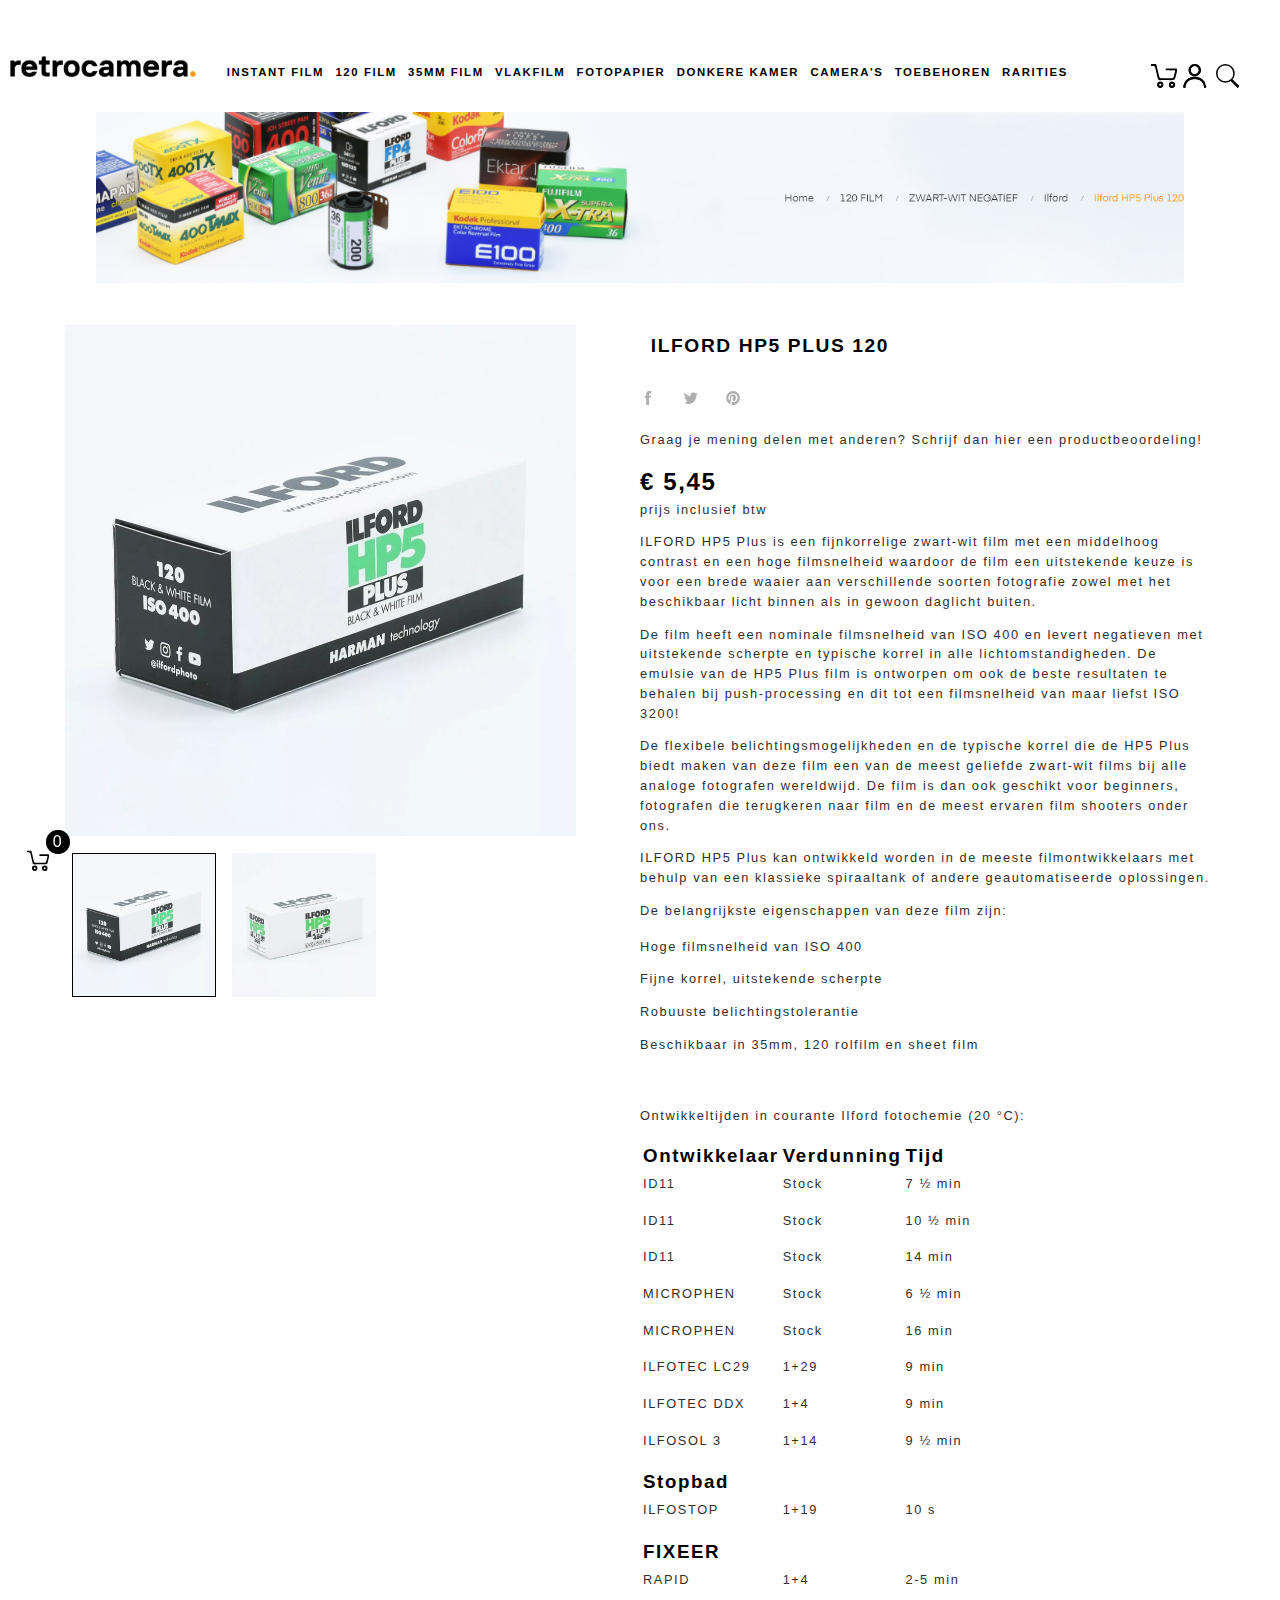
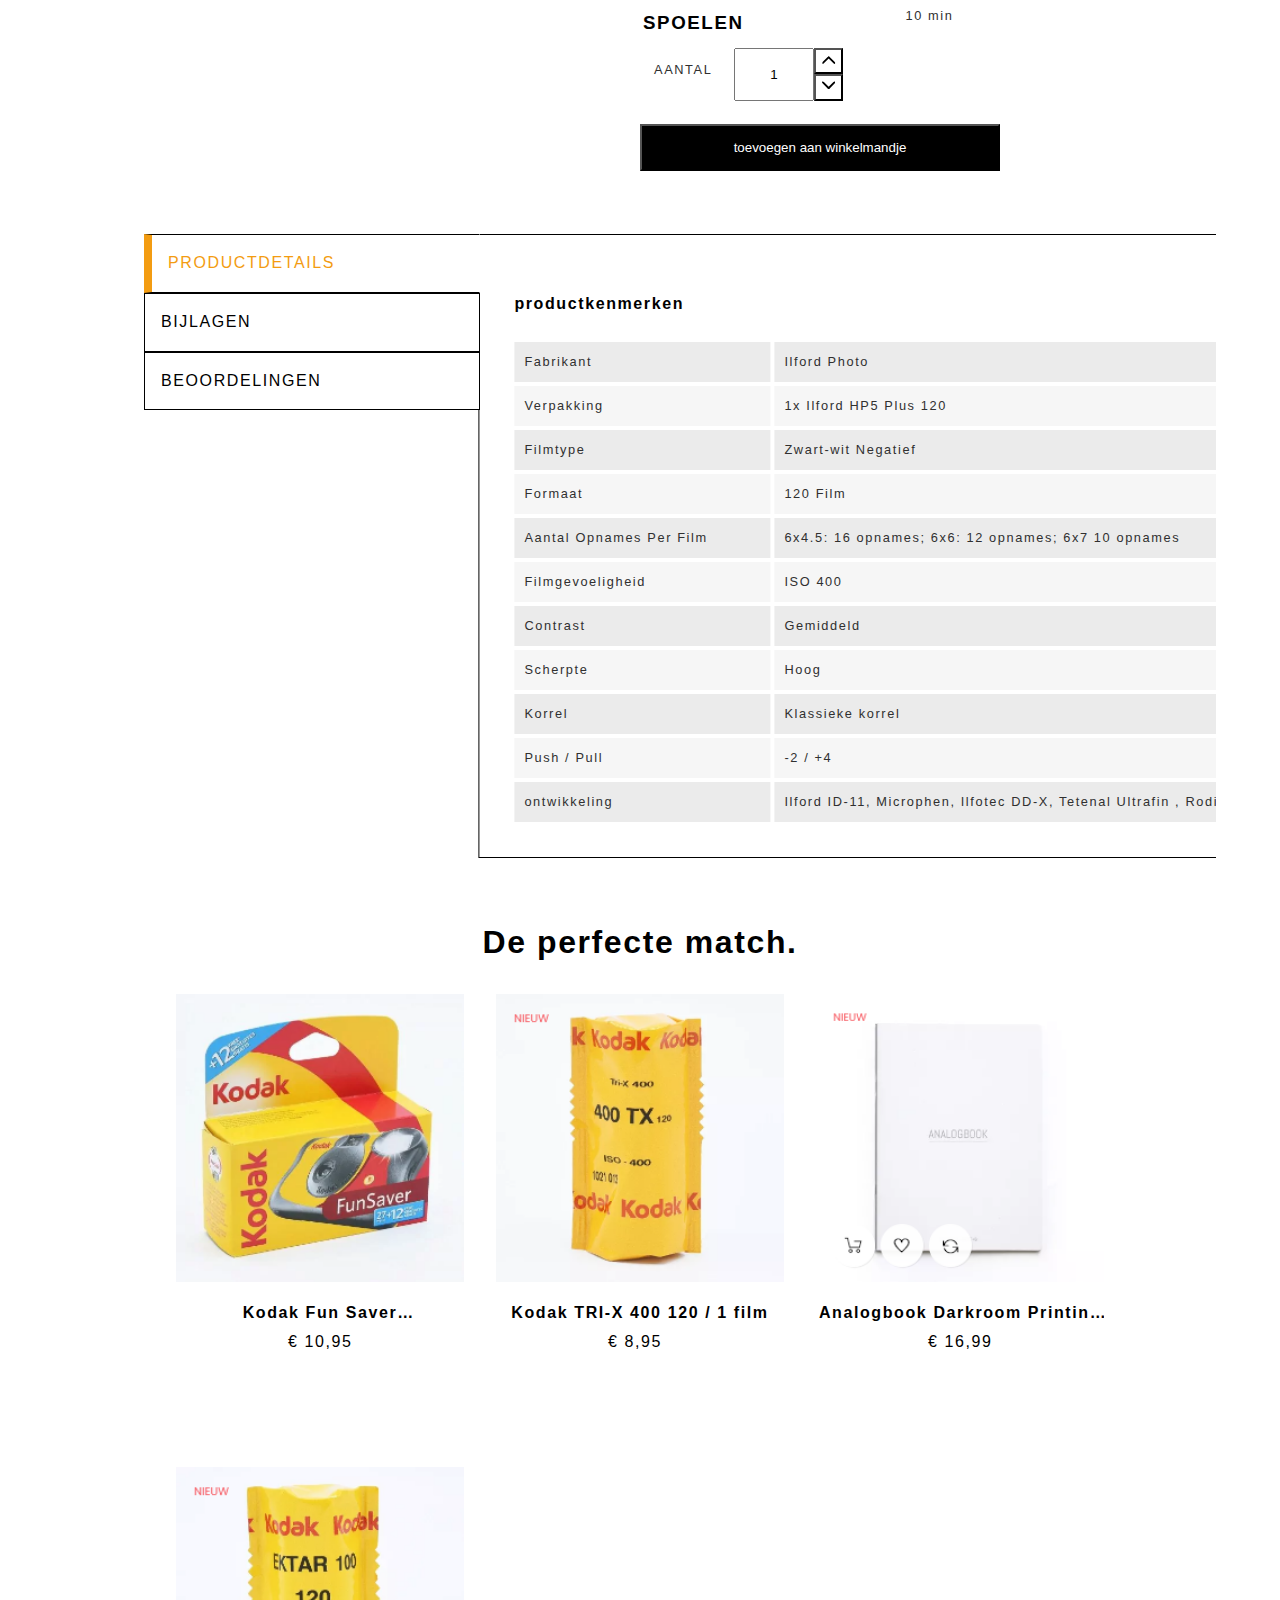
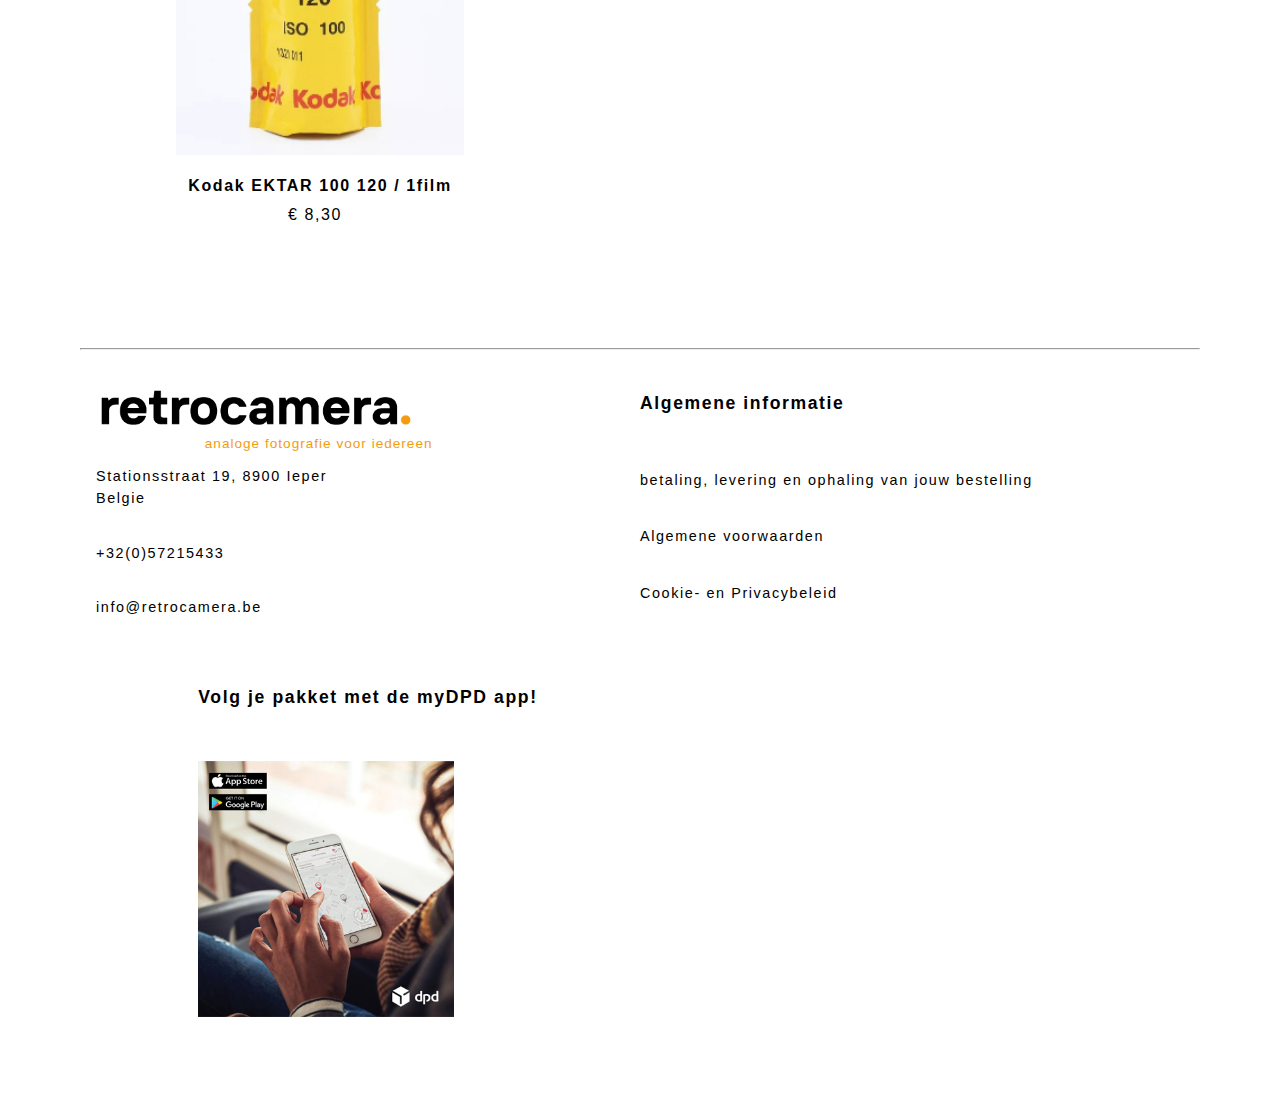
<file: detailpagina.html>
<!doctype html>
<html lang="nl">
	
<head>
	<meta charset="UTF-8">
	<meta name="author" content="jouw naam">
	<meta name="viewport" content="width=device-width, initial-scale=1">
	
	<title>Retrocamera</title>
	
	<link href="styles/style.css" rel="stylesheet">
</head>

<body id="detailPagina">
	<header>
		<a href="index.html">
			<img src="images/logoretrocamera.jpg" alt="Retro Camera">
		</a>

		<button type="button"></button>

		<nav>
			<ul>
				<!-- Instant camera's begin -->
				<li>
					<button type="button">
						<img src="images/icons/close.svg" alt="">				
					</button>
				</li>
				<li>
					<a href="" title="">INSTANT FILM</a>
						<svg xmlns="http://www.w3.org/2000/svg" width="1375" height="1375" viewBox="0 0 1375 1375">
							<defs>
							  <style>
							  </style>
							</defs>
							<path  data-name="Rechthoek 1"  d="M15.782,288.367l19.7-19.692c32.049-32.045,102.252-13.807,156.8,40.735L716.66,833.721c54.549,54.543,72.789,124.735,40.74,156.78l-19.695,19.689c-32.049,32.05-102.252,13.81-156.8-40.731L56.523,445.147C1.973,390.605-16.267,320.412,15.782,288.367Z"/>
							<path  data-name="Rechthoek 1"  d="M1339.52,268.774l19.69,19.684c32.03,32.033,13.8,102.2-40.72,156.718l-524.153,524.1c-54.525,54.522-124.7,72.752-156.731,40.722L617.92,990.312c-32.035-32.033-13.8-102.2,40.722-156.718l524.148-524.1C1237.32,254.972,1307.49,236.742,1339.52,268.774Z"/>
						</svg>
					<!-- </button> -->
	
					<ul>
						<li>
							<h3>POLAROID</h3>
						</li>

						<li>
							<a href="" title="Polaroid 600-serie">Polaroid 600-serie</a>
						</li>
						<li>
							<a href="" title="Polaroid SX-70-serie">Polaroid SX-70-serie</a>
						</li>
						<li>
							<a href="" title="Polaroid Image/Spectra-serie">Polaroid Image/Spectra-serie</a>
						</li>
						<li>
							<a href="" title="Polaroid i-type-serie">Polaroid i-type-serie</a>
						</li>
						<li>
							<a href="" title="8x10 cameras">8x10" camera's</a>
						</li>

						<li>
							<h3>FUJIFILM INSTAX</h3>
						</li>
						<li>
							<a href="" title="Mini">Mini</a>
						</li>
						<li>
							<a href="" title="square">Square</a>
						</li>
						<li>
							<a href="" title="Wide">Wide</a>
						</li>

					</ul>
				</li>
				<!-- Instant camera's einde	-->

				<!-- 120 film begin -->
				<li>
					<a href="" title="">120 FILM</a>
					<svg id="pijlTwee" xmlns="http://www.w3.org/2000/svg" width="1375" height="1375" viewBox="0 0 1375 1375">
						<defs>
						  <style>
						  </style>
						</defs>
						<path  data-name="Rechthoek 1"  d="M15.782,288.367l19.7-19.692c32.049-32.045,102.252-13.807,156.8,40.735L716.66,833.721c54.549,54.543,72.789,124.735,40.74,156.78l-19.695,19.689c-32.049,32.05-102.252,13.81-156.8-40.731L56.523,445.147C1.973,390.605-16.267,320.412,15.782,288.367Z"/>
						<path  data-name="Rechthoek 1"  d="M1339.52,268.774l19.69,19.684c32.03,32.033,13.8,102.2-40.72,156.718l-524.153,524.1c-54.525,54.522-124.7,72.752-156.731,40.722L617.92,990.312c-32.035-32.033-13.8-102.2,40.722-156.718l524.148-524.1C1237.32,254.972,1307.49,236.742,1339.52,268.774Z"/>
					</svg>


					<ul id="lijstTwee">
						<li>
							<h3>KLEUR NEGATIEF</h3>
						</li>

						<li>
							<a href="" title="Cinestill">Cinestill</a>
						</li>
						<li>
							<a href="" title="Fujifilm">Fujifilm</a>
						</li>
						<li>
							<a href="" title="Kodak">Kodak</a>
						</li>
						<li>
							<a href="" title="Lomography">Lomography</a>
						</li>

						<li>
							<h3>ZWART-WIT NEGATIEF</h3>
						</li>
						<li>
							<a href="" title="Fujifilm">Fujifilm</a>
						</li>
						<li>
							<a href="" title="Ilford">Ilford</a>
						</li>
						<li>
							<a href="" title="Kodak">Kodak</a>
						</li>
					</ul>
				</li>
				<!-- einde 120 film -->

				<!-- overige opties die leeg zijn -->
				<li>
					<a href="" title="">35MM FILM </a>
					<svg xmlns="http://www.w3.org/2000/svg" width="1375" height="1375" viewBox="0 0 1375 1375">
						<defs>
						  <style>
						  </style>
						</defs>
						<path  data-name="Rechthoek 1"  d="M15.782,288.367l19.7-19.692c32.049-32.045,102.252-13.807,156.8,40.735L716.66,833.721c54.549,54.543,72.789,124.735,40.74,156.78l-19.695,19.689c-32.049,32.05-102.252,13.81-156.8-40.731L56.523,445.147C1.973,390.605-16.267,320.412,15.782,288.367Z"/>
						<path  data-name="Rechthoek 1"  d="M1339.52,268.774l19.69,19.684c32.03,32.033,13.8,102.2-40.72,156.718l-524.153,524.1c-54.525,54.522-124.7,72.752-156.731,40.722L617.92,990.312c-32.035-32.033-13.8-102.2,40.722-156.718l524.148-524.1C1237.32,254.972,1307.49,236.742,1339.52,268.774Z"/>
					</svg>
				</li>
				<li>
					<a href="" title="">VLAKFILM</a>
					<svg xmlns="http://www.w3.org/2000/svg" width="1375" height="1375" viewBox="0 0 1375 1375">
						<defs>
						  <style>
						  </style>
						</defs>
						<path  data-name="Rechthoek 1"  d="M15.782,288.367l19.7-19.692c32.049-32.045,102.252-13.807,156.8,40.735L716.66,833.721c54.549,54.543,72.789,124.735,40.74,156.78l-19.695,19.689c-32.049,32.05-102.252,13.81-156.8-40.731L56.523,445.147C1.973,390.605-16.267,320.412,15.782,288.367Z"/>
						<path  data-name="Rechthoek 1"  d="M1339.52,268.774l19.69,19.684c32.03,32.033,13.8,102.2-40.72,156.718l-524.153,524.1c-54.525,54.522-124.7,72.752-156.731,40.722L617.92,990.312c-32.035-32.033-13.8-102.2,40.722-156.718l524.148-524.1C1237.32,254.972,1307.49,236.742,1339.52,268.774Z"/>
					</svg>
				</li>
				<li>
					<a href="" title="">FOTOPAPIER</a>
					<svg xmlns="http://www.w3.org/2000/svg" width="1375" height="1375" viewBox="0 0 1375 1375">
						<defs>
						  <style>
						  </style>
						</defs>
						<path  data-name="Rechthoek 1"  d="M15.782,288.367l19.7-19.692c32.049-32.045,102.252-13.807,156.8,40.735L716.66,833.721c54.549,54.543,72.789,124.735,40.74,156.78l-19.695,19.689c-32.049,32.05-102.252,13.81-156.8-40.731L56.523,445.147C1.973,390.605-16.267,320.412,15.782,288.367Z"/>
						<path  data-name="Rechthoek 1"  d="M1339.52,268.774l19.69,19.684c32.03,32.033,13.8,102.2-40.72,156.718l-524.153,524.1c-54.525,54.522-124.7,72.752-156.731,40.722L617.92,990.312c-32.035-32.033-13.8-102.2,40.722-156.718l524.148-524.1C1237.32,254.972,1307.49,236.742,1339.52,268.774Z"/>
					</svg>
				</li>
				<li>
					<a href="" title="">DONKERE KAMER</a>
					<svg xmlns="http://www.w3.org/2000/svg" width="1375" height="1375" viewBox="0 0 1375 1375">
						<defs>
						  <style>
						  </style>
						</defs>
						<path  data-name="Rechthoek 1"  d="M15.782,288.367l19.7-19.692c32.049-32.045,102.252-13.807,156.8,40.735L716.66,833.721c54.549,54.543,72.789,124.735,40.74,156.78l-19.695,19.689c-32.049,32.05-102.252,13.81-156.8-40.731L56.523,445.147C1.973,390.605-16.267,320.412,15.782,288.367Z"/>
						<path  data-name="Rechthoek 1"  d="M1339.52,268.774l19.69,19.684c32.03,32.033,13.8,102.2-40.72,156.718l-524.153,524.1c-54.525,54.522-124.7,72.752-156.731,40.722L617.92,990.312c-32.035-32.033-13.8-102.2,40.722-156.718l524.148-524.1C1237.32,254.972,1307.49,236.742,1339.52,268.774Z"/>
					</svg>
				</li>
				<li>
					<a href="" title="">CAMERA'S</a>
					<svg xmlns="http://www.w3.org/2000/svg" width="1375" height="1375" viewBox="0 0 1375 1375">
						<defs>
						  <style>
						  </style>
						</defs>
						<path  data-name="Rechthoek 1"  d="M15.782,288.367l19.7-19.692c32.049-32.045,102.252-13.807,156.8,40.735L716.66,833.721c54.549,54.543,72.789,124.735,40.74,156.78l-19.695,19.689c-32.049,32.05-102.252,13.81-156.8-40.731L56.523,445.147C1.973,390.605-16.267,320.412,15.782,288.367Z"/>
						<path  data-name="Rechthoek 1"  d="M1339.52,268.774l19.69,19.684c32.03,32.033,13.8,102.2-40.72,156.718l-524.153,524.1c-54.525,54.522-124.7,72.752-156.731,40.722L617.92,990.312c-32.035-32.033-13.8-102.2,40.722-156.718l524.148-524.1C1237.32,254.972,1307.49,236.742,1339.52,268.774Z"/>
					</svg>
				</li>
				<li>
					<a href="" title="">TOEBEHOREN</a>
					<svg xmlns="http://www.w3.org/2000/svg" width="1375" height="1375" viewBox="0 0 1375 1375">
						<defs>
						  <style>
						  </style>
						</defs>
						<path  data-name="Rechthoek 1"  d="M15.782,288.367l19.7-19.692c32.049-32.045,102.252-13.807,156.8,40.735L716.66,833.721c54.549,54.543,72.789,124.735,40.74,156.78l-19.695,19.689c-32.049,32.05-102.252,13.81-156.8-40.731L56.523,445.147C1.973,390.605-16.267,320.412,15.782,288.367Z"/>
						<path  data-name="Rechthoek 1"  d="M1339.52,268.774l19.69,19.684c32.03,32.033,13.8,102.2-40.72,156.718l-524.153,524.1c-54.525,54.522-124.7,72.752-156.731,40.722L617.92,990.312c-32.035-32.033-13.8-102.2,40.722-156.718l524.148-524.1C1237.32,254.972,1307.49,236.742,1339.52,268.774Z"/>
					</svg>
				</li>
				<li>
					<a href="" title="">RARITIES</a>
					<svg xmlns="http://www.w3.org/2000/svg" width="1375" height="1375" viewBox="0 0 1375 1375">
						<defs>
						  <style>
						  </style>
						</defs>
						<path  data-name="Rechthoek 1"  d="M15.782,288.367l19.7-19.692c32.049-32.045,102.252-13.807,156.8,40.735L716.66,833.721c54.549,54.543,72.789,124.735,40.74,156.78l-19.695,19.689c-32.049,32.05-102.252,13.81-156.8-40.731L56.523,445.147C1.973,390.605-16.267,320.412,15.782,288.367Z"/>
						<path  data-name="Rechthoek 1"  d="M1339.52,268.774l19.69,19.684c32.03,32.033,13.8,102.2-40.72,156.718l-524.153,524.1c-54.525,54.522-124.7,72.752-156.731,40.722L617.92,990.312c-32.035-32.033-13.8-102.2,40.722-156.718l524.148-524.1C1237.32,254.972,1307.49,236.742,1339.52,268.774Z"/>
					</svg>
				</li>
			</ul>
		</nav>
		<!-- einde overige opties die leeg zijn -->

		<!-- 3 iconen shop, account en winkelwagen -->
		<svg  data-name="Laag 1" xmlns="http://www.w3.org/2000/svg" viewBox="0 0 94.49 86.63"><defs><style>.cls-1{fill:#fff;}</style></defs><path d="M3.38,5.25c4.58,0,9.17.16,13.73-.13,4.1-.26,5.75,1.55,6.61,5.4,3,13.26,6.39,26.42,9.29,39.69,1,4.44,2.72,6.25,7.51,6.13,12.9-.33,25.82-.21,38.73-.06,3.57,0,5.34-1.2,6.11-4.74C86.73,45.31,88.3,39.11,90.12,33c1.22-4.11-.1-5.14-4.1-5-8.33.23-16.67.07-25,.05-2.32,0-4.73.08-4.8-3.36s2.2-3.59,4.61-3.6c10.78,0,21.57.06,32.36,0,3.69,0,4.87,1.69,4.67,5.15-.45,7.76-3.1,15-4.87,22.51-3.47,14.58-3.57,14.55-18.49,14.55-12.92,0-25.84-.2-38.74.1-5.09.12-7.19-1.75-8.23-6.65C24.8,43.87,21.38,31.21,18.66,18.4c-1-4.75-3.06-6.83-7.93-6.24a58.17,58.17,0,0,1-7.35,0Z" transform="translate(-3.38 -5.09)"/><path d="M36.51,68.44A11.88,11.88,0,0,1,48.27,79.87c.1,6-5.25,11.58-11.46,11.84C31.06,92,25.14,86.18,25,80.19S30.39,68.59,36.51,68.44Z" transform="translate(-3.38 -5.09)"/><path d="M90.86,80.27c-.11,6.21-5.62,11.6-11.69,11.46A11.49,11.49,0,0,1,68,79.93,11.29,11.29,0,0,1,79.5,68.53,11.84,11.84,0,0,1,90.86,80.27Z" transform="translate(-3.38 -5.09)"/><circle class="cls-1" cx="33.62" cy="74.91" r="7"/><circle class="cls-1" cx="75.62" cy="74.91" r="7"/></svg>

		<svg  data-name="Laag 1" xmlns="http://www.w3.org/2000/svg" viewBox="0 0 94.34 97.36"><path d="M90.12,98.62c-1-16.41-8.32-28.92-24.37-33.73-15.44-4.62-30.55-3.38-42.67,9.33-6.5,6.83-9.22,15.09-9.1,24.4H10.74c-3.62-25.13,4-34.1,25.3-41.95,21.82-8.07,45.87,1.17,56.21,19.75,2.46,4.43,4,9.38,6,14.09Q100.4,100.8,90.12,98.62Z" transform="translate(-4.26 -1.64)"/><path d="M76.27,26.41A24.88,24.88,0,0,1,51.88,51.56C39,51.84,27,40,26.87,26.78,26.72,13.92,38.81,1.61,51.56,1.64A24.88,24.88,0,0,1,76.27,26.41Zm-8,0C68.26,17.67,60.38,10,51.49,10s-16.13,7.76-16,17A16.45,16.45,0,0,0,51.67,42.84C60.54,42.93,68.37,35.2,68.32,26.4Z" transform="translate(-4.26 -1.64)"/><path d="M90.45,98.62c-1.23-22-14.84-35.29-36.51-35.74-24.61-.51-38.5,11.59-41,35.74q-10.47,2.19-8.25-8.11c4.08-12.33,9.9-23.26,22.1-30C50,47.78,75.18,53.42,93.75,75.9c0,6.76-.25,13.54.11,20.28C94,99.52,92.07,98.5,90.45,98.62Z" transform="translate(-4.26 -1.64)"/><path d="M77.32,26.79C77.15,40,64.94,51.85,51.83,51.56A25.09,25.09,0,0,1,27,26.39,25.1,25.1,0,0,1,52.19,1.64C65.2,1.62,77.48,13.91,77.32,26.79ZM68.55,27C68.66,17.77,61.21,10,52.23,10S35.15,17.71,35.1,26.42s7.94,16.52,17,16.42C61,42.74,68.44,35.53,68.55,27Z" transform="translate(-4.26 -1.64)"/></svg>

		<svg  data-name="Laag 1" xmlns="http://www.w3.org/2000/svg" viewBox="0 0 94.08 96.29"><defs><style>.cls-1{fill:none;stroke:#000;stroke-miterlimit:10;stroke-width:6px;}</style></defs><rect x="71.77" y="56.87" width="10.68" height="43.37" rx="0.89" transform="translate(-34.73 76.53) rotate(-45)"/><circle class="cls-1" cx="37.69" cy="37.69" r="34.69"/></svg>	
        <!-- einde van 3 iconen -->
    </header>

    <section><img src="images/screenshot/bann.png" alt=""></section>

    <main>
        <!-- product foto's  -->
        <section>
                <img id="hoofdAfbeelding" src="images/producten/ilford(2).png" alt="">
                <ul>
                    <li><img class="eersteFoto" src="images/producten/ilford(2).png" alt=""></li>
                    <li><img class="tweedeFoto" src="images/producten/ilford(1).png" alt=""></li>
                </ul>
        </section>
        <!-- einde product foto's  -->

        <!-- product informatie  -->
        <section>
                <h2>ILFORD HP5 PLUS 120</h2>
                <ul>
                    <li>
                        <i>
                            <svg version="1.1"  xmlns="http://www.w3.org/2000/svg" xmlns:xlink="http://www.w3.org/1999/xlink" x="0px" y="0px"
                                viewBox="0 0 1440 1440" style="enable-background:new 0 0 1440 1440;" xml:space="preserve">
                            <path class="st0" d="M393.26,484.66l145.49,0.8C529.18-24.84,720,14.85,1046.74,14.85v248.07l-218.14,5.54l1.3,216.2l179.47,2.39
                                l1.6,216.16H829.89l-1.6,722.66H537.96l2.39-721.07l-144.72-1.32C395.64,618.97,393.26,569.17,393.26,484.66z"/>
                            </svg>
                        </i>
                    </li>
                    <li>
                        <i>
                            <svg version="1.1"  xmlns="http://www.w3.org/2000/svg" xmlns:xlink="http://www.w3.org/1999/xlink" x="0px" y="0px"
                                viewBox="0 0 1440 1440" style="enable-background:new 0 0 1440 1440;" xml:space="preserve">
                             <path class="st0" d="M1342.75,216.47c-4.14,26.55-80.91,104.16-85.05,130.76c-3.81,24.46,158.87-42.61,155.4-18.45
                                c-3.27,22.71-131.99,86.84-135.2,109.22c-39.34,274.02-102.48,545.04-359.48,723.72c-268.43,186.62-558.04,195-859.99,51.89
                                c85.77-82.96,222.02-34.47,296.19-141.06c-81.15-60.19-137.32-130.72-177.42-207.77c-4.97-9.54,100.48,1.73,91.08-3.43
                                C167.16,805.75,53,711.29,26.85,600.02l154.33-4.73C191.97,533.76,70.4,470.31,70.4,470.31c-86.16-130.66,5.68-267,5.68-267
                                s332.26,278.25,422.28,312.45c127.44,48.41,180.96,46.34,219.74-196.71c24.87-155.88,230.4-186.15,376.75-110.05
                                c83.81,43.58,163.75-2.62,247.05,9.47C1343.04,218.62,1343.65,217.18,1342.75,216.47L1342.75,216.47z"/>
                            <path class="st1" d="M1047.41,369.73c1.71-3.98,3.42-7.95,5.13-11.93c0.34,1.95,1.64,4.85,0.85,5.68c-2.06,2.13-5.04,3.34-7.65,4.92
                                C1045.74,368.41,1047.41,369.73,1047.41,369.73z"/>
                            </svg>
                        </i>
                    </li>
                    <li>
                        <i>
                            <svg version="1.1" id="Laag_1" xmlns="http://www.w3.org/2000/svg" xmlns:xlink="http://www.w3.org/1999/xlink" x="0px" y="0px"
	                            viewBox="0 0 1440 1440" style="enable-background:new 0 0 1440 1440;" xml:space="preserve">
                            <path class="st0" d="M1395.27,912.9c-151.43,301.78-355.18,525.82-719.76,498.45c-42.8-3.21-155.63,18.22-111.2-62.98
	                            c44.62-81.55-34.44-265.43,149.9-244.46c253.5,28.84,387.69-60.11,444.72-312.65c52.81-233.86-46.05-421.9-264.28-502.66
	                            C595.33,177.83,256.26,409.63,270.97,715.42c4.85,100.8,32.33,187.53,136.76,223.37c46.78-51.37,14.85-97.22,2.39-145.51
	                            C366.23,623.07,439.2,470.92,594.3,402.77c148.3-65.16,306.48-22.73,380.36,102.02c69.83,117.92,30.77,376.71-72.17,463.22
	                            c-44.74,37.6-94.88,61.93-154.66,31.87c-72.68-36.54-68.57-99-52.72-164.69c8.98-37.2,19.49-74.19,32-110.28
	                            c27.85-80.35,35.27-168.02-62.18-184.83c-90.1-15.54-136.3,69.29-128.72,150.34c16.63,177.94-50.69,340.27-68.62,510.08
	                            c-22.07,209.14-103.71,115.85-179.69,51.91C69.19,1068.35-10.74,760.54,84.05,487.5C181.91,205.58,435.87,24.16,729.52,26.4
	                            c284.29,2.17,532.16,183.02,626.94,458.96c9.94,28.94,4.05,64.82,38.81,80.8C1395.27,681.75,1395.27,797.32,1395.27,912.9z"/>
                            </svg>
                        </i>
                    </li>
                </ul>
                <a href="">
                    <p>
                        Graag je mening delen met anderen? Schrijf dan hier een productbeoordeling!
                    </p>
                </a>

                <span>€ 5,45</span>
                <p>prijs inclusief btw</p>

                <p>ILFORD HP5 Plus is een fijnkorrelige zwart-wit film met een middelhoog contrast en een hoge filmsnelheid waardoor de film een uitstekende keuze is voor een brede waaier aan verschillende soorten fotografie zowel met het beschikbaar licht binnen als in gewoon daglicht buiten.</p>
                <p>De film heeft een nominale filmsnelheid van ISO 400 en levert negatieven met uitstekende scherpte en typische korrel in alle lichtomstandigheden. De emulsie van de HP5 Plus film is ontworpen om ook de beste resultaten te behalen bij push-processing en dit tot een filmsnelheid van maar liefst ISO 3200!</p>
                <p>De flexibele belichtingsmogelijkheden en de typische korrel die de HP5 Plus biedt maken van deze film een van de meest geliefde zwart-wit films bij alle analoge fotografen wereldwijd. De film is dan ook geschikt voor beginners, fotografen die terugkeren naar film en de meest ervaren film shooters onder ons.</p>
                <p>ILFORD HP5 Plus kan ontwikkeld worden in de meeste filmontwikkelaars met behulp van een klassieke spiraaltank of andere geautomatiseerde oplossingen.</p>
        
                <p>De belangrijkste eigenschappen van deze film zijn:</p>
                <ul>
                    <li><p>Hoge filmsnelheid van ISO 400</p></li>
                    <li><p>Fijne korrel, uitstekende scherpte</p></li>
                    <li><p>Robuuste belichtingstolerantie</p></li>
                    <li><p>Beschikbaar in 35mm, 120 rolfilm en sheet film</p></li>
                </ul>

                <p>Ontwikkeltijden in courante Ilford fotochemie (20 °C):</p>
                <table>
                    <tr>
                        <td>
                            <h3>Ontwikkelaar</h3>
                        </td>
                        <td>
                            <h3>Verdunning</h3>
                        </td>
                        <td>
                            <h3>Tijd</h3>
                        </td>
                    </tr>
                    <tr>
                        <td>
                            <p>ID11</p>
                        </td>
                        <td>
                            <p>Stock</p>
                        </td>
                        <td>
                            <p>7 ½ min</p>
                        </td>
                    </tr>
                    <tr>
                        <td>
                            <p>ID11</p>
                        </td>
                        <td>
                            <p>Stock</p>
                        </td>
                        <td>
                            <p>10 ½ min</p>
                        </td>
                    </tr>
                    <tr>
                        <td>
                            <p>ID11</p>
                        </td>
                        <td>
                            <p>Stock</p>
                        </td>
                        <td>
                            <p>14 min</p>
                        </td>
                    </tr>
                    <tr>
                        <td>
                            <p>MICROPHEN</p>
                        </td>
                        <td>
                            <p>Stock</p>
                        </td>
                        <td>
                            <p>6 ½ min</p>
                        </td>
                    </tr>
                    <tr>
                        <td>
                            <p>MICROPHEN</p>
                        </td>
                        <td>
                            <p>Stock</p>
                        </td>
                        <td>
                            <p>16 min</p>
                        </td>
                    </tr>
                    <tr>
                        <td>
                            <p>ILFOTEC LC29</p>
                        </td>
                        <td>
                            <p>1+29</p>
                        </td>
                        <td>
                            <p>9 min</p>
                        </td>
                    </tr>
                    <tr>
                        <td>
                            <p>ILFOTEC DDX</p>
                        </td>
                        <td>
                            <p>1+4</p>
                        </td>
                        <td>
                            <p>9 min</p>
                        </td>
                    </tr>
                    <tr>
                        <td>
                            <p>ILFOSOL 3</p>
                        </td>
                        <td>
                            <p>1+14</p>
                        </td>
                        <td>
                            <p>9 ½ min</p>
                        </td>
                    </tr>
                    <tr>
                        <td>
                            <h3>Stopbad</h3>
                        </td>
                        <td>
                        </td>
                        <td>
                        </td>
                    </tr>
                    <tr>
                        <td>
                            <p>ILFOSTOP</p>
                        </td>
                        <td>
                            <p>1+19</p>
                        </td>
                        <td>
                            <p>10 s</p>
                        </td>
                    </tr>
                    <tr>
                        <td>
                            <h3>FIXEER</h3>
                        </td>
                        <td>
                        </td>
                        <td>
                        </td>
                    </tr>
                    <tr>
                        <td>
                            <p>RAPID</p>
                        </td>
                        <td>
                            <p>1+4</p>
                        </td>
                        <td>
                            <p>2-5 min</p>
                        </td>
                    </tr>
                    <tr>
                        <td>
                            <h3>SPOELEN</h3>
                        </td>
                        <td>
                        </td>
                        <td>
                            <p>10 min</p>
                        </td>
                    </tr>
                </table>
        </section>
        <!-- einde productinformatie  -->

        <!-- grid opvulling  -->
        <section></section>
        <!-- einde gridopbulling  -->
    
        <!-- aantal kopen  -->
        <section>
            <form action="">
            <fieldset>
                <label for="aantal">AANTAL</label>
                <input type="number" value="1" min="1" max="20">
                <span>
                <button type="button">
                    <svg id="pijlTwee" xmlns="http://www.w3.org/2000/svg" width="1375" height="1375" viewBox="0 0 1375 1375">
						<defs>
						  <style>
						  </style>
						</defs>
						<path  data-name="Rechthoek 1"  d="M15.782,288.367l19.7-19.692c32.049-32.045,102.252-13.807,156.8,40.735L716.66,833.721c54.549,54.543,72.789,124.735,40.74,156.78l-19.695,19.689c-32.049,32.05-102.252,13.81-156.8-40.731L56.523,445.147C1.973,390.605-16.267,320.412,15.782,288.367Z"/>
						<path  data-name="Rechthoek 1"  d="M1339.52,268.774l19.69,19.684c32.03,32.033,13.8,102.2-40.72,156.718l-524.153,524.1c-54.525,54.522-124.7,72.752-156.731,40.722L617.92,990.312c-32.035-32.033-13.8-102.2,40.722-156.718l524.148-524.1C1237.32,254.972,1307.49,236.742,1339.52,268.774Z"/>
					</svg>
                </button>
                <button type="button">
                    <svg id="pijlTwee" xmlns="http://www.w3.org/2000/svg" width="1375" height="1375" viewBox="0 0 1375 1375">
						<defs>
						  <style>
						  </style>
						</defs>
						<path  data-name="Rechthoek 1"  d="M15.782,288.367l19.7-19.692c32.049-32.045,102.252-13.807,156.8,40.735L716.66,833.721c54.549,54.543,72.789,124.735,40.74,156.78l-19.695,19.689c-32.049,32.05-102.252,13.81-156.8-40.731L56.523,445.147C1.973,390.605-16.267,320.412,15.782,288.367Z"/>
						<path  data-name="Rechthoek 1"  d="M1339.52,268.774l19.69,19.684c32.03,32.033,13.8,102.2-40.72,156.718l-524.153,524.1c-54.525,54.522-124.7,72.752-156.731,40.722L617.92,990.312c-32.035-32.033-13.8-102.2,40.722-156.718l524.148-524.1C1237.32,254.972,1307.49,236.742,1339.52,268.774Z"/>
					</svg>
                </button>
                </span>
            </fieldset>
                <button type="button">
                     toevoegen aan winkelmandje
                </button>
            </form>
        </section>
        <!-- einde aantal kopen  -->

        <!-- product informatie, reviews, bijlage  -->
        <section>
    <ul>
        <li>PRODUCTDETAILS</li>
        <li>BIJLAGEN</li>
        <li>BEOORDELINGEN</li>
    </ul>
        <table>
            <tr>
                <td>
                    <h4>productkenmerken</h4>
                </td>
                <td></td>
            </tr>
            <tr>
                <td>
                    <p>Fabrikant</p>
                </td>
                <td>
                    <p>Ilford Photo</p>
                </td>
            </tr>
            <tr>
                <td>
                    <p>Verpakking</p>
                </td>
                <td>
                    <p>1x Ilford HP5 Plus 120</p>
                </td>
            </tr>
            <tr>
                <td>
                    <p>Filmtype</p>
                </td>
                <td>
                    <p>Zwart-wit Negatief</p>
                </td>
            </tr>
            <tr>
                <td>
                    <p>Formaat</p>
                </td>
                <td>
                    <p>120 Film</p>
                </td>
            </tr>
            <tr>
                <td>
                    <p>Aantal Opnames Per Film</p>
                </td>
                <td>
                    <p>6x4.5: 16 opnames; 6x6: 12 opnames; 6x7 10 opnames</p>
                </td>
            </tr>
            <tr>
                <td>
                    <p>Filmgevoeligheid</p>
                </td>
                <td>
                    <p>ISO 400</p>
                </td>
            </tr>
            <tr>
                <td>
                    <p>Contrast</p>
                </td>
                <td>
                    <p>Gemiddeld</p>
                </td>
            </tr>
            <tr>
                <td>
                    <p>Scherpte</p>
                </td>
                <td>
                    <p>Hoog</p>
                </td>
            </tr>
            <tr>
                <td>
                    <p>Korrel</p>
                </td>
                <td>
                    <p>Klassieke korrel</p>
                </td>
            </tr>
            <tr>
                <td>
                    <p>Push / Pull</p>
                </td>
                <td>
                    <p>-2 / +4</p>
                </td>
            </tr>
            <tr>
                <td>
                    <p>ontwikkeling</p>
                </td>
                <td>
                    <p>Ilford ID-11, Microphen, Ilfotec DD-X, Tetenal Ultrafin , Rodinal,...</p>
                </td>
            </tr>
        </table>
        <article>
            <h5>DOWNLOAD</h5>
            <a href=""><p>Tech. Fiche Ilford HP5</p></a>
            <button type="button">download(367,53k)</button>
        </article>
        <a href="">Wees de eerste om een beoordeling te schrijven over dit product</a>
        </section>
        <!-- einde product informatie, reviews, bijlage  -->
        <h2>
            De perfecte match.
        </h2>
        <section>
            <article title="kodakFunSaver">
                <a href="">
                    <img src="images/producten/1(4).png" alt="">
                </a>
                <ul>
                    <li>
                        <i>
                            <svg class="inWinkelwagen" data-name="Laag 1" xmlns="http://www.w3.org/2000/svg" viewBox="0 0 94.49 86.63"><defs><style>.cls-1{fill:#fff;}</style></defs><path d="M3.38,5.25c4.58,0,9.17.16,13.73-.13,4.1-.26,5.75,1.55,6.61,5.4,3,13.26,6.39,26.42,9.29,39.69,1,4.44,2.72,6.25,7.51,6.13,12.9-.33,25.82-.21,38.73-.06,3.57,0,5.34-1.2,6.11-4.74C86.73,45.31,88.3,39.11,90.12,33c1.22-4.11-.1-5.14-4.1-5-8.33.23-16.67.07-25,.05-2.32,0-4.73.08-4.8-3.36s2.2-3.59,4.61-3.6c10.78,0,21.57.06,32.36,0,3.69,0,4.87,1.69,4.67,5.15-.45,7.76-3.1,15-4.87,22.51-3.47,14.58-3.57,14.55-18.49,14.55-12.92,0-25.84-.2-38.74.1-5.09.12-7.19-1.75-8.23-6.65C24.8,43.87,21.38,31.21,18.66,18.4c-1-4.75-3.06-6.83-7.93-6.24a58.17,58.17,0,0,1-7.35,0Z" transform="translate(-3.38 -5.09)"/><path d="M36.51,68.44A11.88,11.88,0,0,1,48.27,79.87c.1,6-5.25,11.58-11.46,11.84C31.06,92,25.14,86.18,25,80.19S30.39,68.59,36.51,68.44Z" transform="translate(-3.38 -5.09)"/><path d="M90.86,80.27c-.11,6.21-5.62,11.6-11.69,11.46A11.49,11.49,0,0,1,68,79.93,11.29,11.29,0,0,1,79.5,68.53,11.84,11.84,0,0,1,90.86,80.27Z" transform="translate(-3.38 -5.09)"/><circle class="cls-1" cx="33.62" cy="74.91" r="7"/><circle class="cls-1" cx="75.62" cy="74.91" r="7"/></svg>
                        </i>
                        <span>Toevoegen aan winkelmandje</span>
                    </li>
                    <li>
                        <i>
                            <svg version="1.1" xmlns="http://www.w3.org/2000/svg" xmlns:xlink="http://www.w3.org/1999/xlink" x="0px" y="0px"
                            viewBox="0 0 1440 1440" style="enable-background:new 0 0 1440 1440;" xml:space="preserve">
                           <style type="text/css">
                            .st0{stroke:#000000;stroke-miterlimit:10;}
                           </style>
                           <path class="st0" d="M1263.56,538.27c6.86-169.53-132.39-310.39-301.98-305.43c-101.98,2.98-190.9,58-241.16,139.42
                           c-0.01,0.01-0.02,0.01-0.03,0c-61.73-100-181.77-160.17-312.72-133.03c-100.46,20.83-201.64,120.79-223.48,221.03
                           c-15.88,72.9-4.62,142.53,25.57,200.77l-0.68,0.77l4.48,6.29c0,0,0,0,0,0c10.73,19.38,23.58,37.42,38.25,53.8c0,0,0,0,0,0
                           l194.93,274.17l259.42,365.1l10.99,15.47c2.22,3.13,6.87,3.13,9.09,0l10.13-14.25l260.28-366.32l224.18-314.9c0,0,0-0.01,0-0.01
                           l-0.22-1.66c0,0,0-0.01,0-0.01C1246.03,638.09,1261.47,589.9,1263.56,538.27z M1136,601.11c-1.6,39.5-13.41,76.38-32.86,108.06
                           c0,0,0,0.01,0,0.01l0.17,1.27c0,0,0,0.01,0,0.01L931.77,951.4l-199.16,280.29l-7.75,10.91c-1.7,2.39-5.26,2.39-6.96,0l-8.41-11.84
                           L511,951.4L361.85,741.62c0,0,0,0,0,0c-11.22-12.53-21.06-26.34-29.27-41.16c0,0,0,0,0,0l-3.42-4.82l0.52-0.59
                           c-23.09-44.57-31.71-97.84-19.56-153.62c16.71-76.7,94.13-153.19,171-169.12c100.19-20.77,192.04,25.27,239.28,101.79
                           c0.01,0.01,0.02,0.01,0.02,0c38.46-62.3,106.49-104.39,184.52-106.68C1034.7,363.62,1141.25,471.4,1136,601.11z"/>
                           </svg>					  
                        </i>
                        <span>Toevoegen an verlanglijst</span>
                    </li>
                    <li>
                        <i>
                        <svg version="1.1" xmlns="http://www.w3.org/2000/svg" xmlns:xlink="http://www.w3.org/1999/xlink" x="0px" y="0px"
                             viewBox="0 0 1440 1440" style="enable-background:new 0 0 1440 1440;" xml:space="preserve">
                        <g>
                            <path class="st0" d="M289.04,878.79c7.48-1.21,14.83-3.92,21.62-8.27l232.29-148.57c26.57-16.99,34.33-52.31,17.34-78.88v0
                                c-16.99-26.57-52.31-34.33-78.88-17.34l-107.96,69.05C428.1,556.9,562.66,459.37,720,459.37c173.38,0,319.09,118.41,360.7,278.77
                                h121.91C1158.8,511.56,959.39,340.44,720,340.44c-217.15,0-401.41,140.81-466.46,336.1l-74.87-117.06
                                c-16.99-26.57-52.31-34.33-78.88-17.34l0,0c-26.57,16.99-34.33,52.31-17.34,78.88l148.57,232.29
                                C243.82,873.32,267.02,882.66,289.04,878.79z"/>
                            <path class="st0" d="M1352.72,1051.07l-148.57-232.29c-12.8-20.01-36-29.35-58.02-25.48c-7.48,1.21-14.83,3.92-21.62,8.27
                                L892.22,950.13c-26.57,16.99-34.33,52.31-17.34,78.88h0c16.99,26.57,52.31,34.33,78.88,17.34l110.03-70.37
                                c-56.31,134.31-189.03,228.65-343.79,228.65c-173.38,0-319.09-118.41-360.7-278.77H237.39
                                c43.81,226.59,243.22,397.71,482.61,397.71c213.37,0,394.98-135.95,462.96-325.95l73.55,114.99
                                c16.99,26.57,52.31,34.33,78.88,17.34l0,0C1361.95,1112.95,1369.71,1077.64,1352.72,1051.07z"/>
                        </g>
                        </svg>	
                        </i>
                        <span>Toevoegen aan vergelijking</span>
                    </li>
                </ul>
                <h4>Kodak Fun Saver Wegwerpcamera / 27+12 opnames</h4>
                <span>€ 10,95</span>
            </article>
            <article title="kodakTriX">
                <a href=>
                    <img src="images/producten/1(5).png" alt="">
                </a>
                <ul>
                    <li>
                        <i>
                            <svg class="inWinkelwagen" data-name="Laag 1" xmlns="http://www.w3.org/2000/svg" viewBox="0 0 94.49 86.63"><defs><style>.cls-1{fill:#fff;}</style></defs><path d="M3.38,5.25c4.58,0,9.17.16,13.73-.13,4.1-.26,5.75,1.55,6.61,5.4,3,13.26,6.39,26.42,9.29,39.69,1,4.44,2.72,6.25,7.51,6.13,12.9-.33,25.82-.21,38.73-.06,3.57,0,5.34-1.2,6.11-4.74C86.73,45.31,88.3,39.11,90.12,33c1.22-4.11-.1-5.14-4.1-5-8.33.23-16.67.07-25,.05-2.32,0-4.73.08-4.8-3.36s2.2-3.59,4.61-3.6c10.78,0,21.57.06,32.36,0,3.69,0,4.87,1.69,4.67,5.15-.45,7.76-3.1,15-4.87,22.51-3.47,14.58-3.57,14.55-18.49,14.55-12.92,0-25.84-.2-38.74.1-5.09.12-7.19-1.75-8.23-6.65C24.8,43.87,21.38,31.21,18.66,18.4c-1-4.75-3.06-6.83-7.93-6.24a58.17,58.17,0,0,1-7.35,0Z" transform="translate(-3.38 -5.09)"/><path d="M36.51,68.44A11.88,11.88,0,0,1,48.27,79.87c.1,6-5.25,11.58-11.46,11.84C31.06,92,25.14,86.18,25,80.19S30.39,68.59,36.51,68.44Z" transform="translate(-3.38 -5.09)"/><path d="M90.86,80.27c-.11,6.21-5.62,11.6-11.69,11.46A11.49,11.49,0,0,1,68,79.93,11.29,11.29,0,0,1,79.5,68.53,11.84,11.84,0,0,1,90.86,80.27Z" transform="translate(-3.38 -5.09)"/><circle class="cls-1" cx="33.62" cy="74.91" r="7"/><circle class="cls-1" cx="75.62" cy="74.91" r="7"/></svg>
                        </i>
                        <span>Toevoegen aan winkelmandje</span>
                    </li>
                    <li>
                        <i>
                            <svg version="1.1" xmlns="http://www.w3.org/2000/svg" xmlns:xlink="http://www.w3.org/1999/xlink" x="0px" y="0px"
                                viewBox="0 0 1440 1440" style="enable-background:new 0 0 1440 1440;" xml:space="preserve">
                               <style type="text/css">
                                .st0{stroke:#000000;stroke-miterlimit:10;}
                               </style>
                               <path class="st0" d="M1263.56,538.27c6.86-169.53-132.39-310.39-301.98-305.43c-101.98,2.98-190.9,58-241.16,139.42
                               c-0.01,0.01-0.02,0.01-0.03,0c-61.73-100-181.77-160.17-312.72-133.03c-100.46,20.83-201.64,120.79-223.48,221.03
                               c-15.88,72.9-4.62,142.53,25.57,200.77l-0.68,0.77l4.48,6.29c0,0,0,0,0,0c10.73,19.38,23.58,37.42,38.25,53.8c0,0,0,0,0,0
                               l194.93,274.17l259.42,365.1l10.99,15.47c2.22,3.13,6.87,3.13,9.09,0l10.13-14.25l260.28-366.32l224.18-314.9c0,0,0-0.01,0-0.01
                               l-0.22-1.66c0,0,0-0.01,0-0.01C1246.03,638.09,1261.47,589.9,1263.56,538.27z M1136,601.11c-1.6,39.5-13.41,76.38-32.86,108.06
                               c0,0,0,0.01,0,0.01l0.17,1.27c0,0,0,0.01,0,0.01L931.77,951.4l-199.16,280.29l-7.75,10.91c-1.7,2.39-5.26,2.39-6.96,0l-8.41-11.84
                               L511,951.4L361.85,741.62c0,0,0,0,0,0c-11.22-12.53-21.06-26.34-29.27-41.16c0,0,0,0,0,0l-3.42-4.82l0.52-0.59
                               c-23.09-44.57-31.71-97.84-19.56-153.62c16.71-76.7,94.13-153.19,171-169.12c100.19-20.77,192.04,25.27,239.28,101.79
                               c0.01,0.01,0.02,0.01,0.02,0c38.46-62.3,106.49-104.39,184.52-106.68C1034.7,363.62,1141.25,471.4,1136,601.11z"/>
                               </svg>					  
                        </i>
                        <span>Toevoegen an verlanglijst</span>
                    </li>
                    <li>
                            <i>
                                <svg version="1.1" xmlns="http://www.w3.org/2000/svg" xmlns:xlink="http://www.w3.org/1999/xlink" x="0px" y="0px"
                                     viewBox="0 0 1440 1440" style="enable-background:new 0 0 1440 1440;" xml:space="preserve">
                                <g>
                                    <path class="st0" d="M289.04,878.79c7.48-1.21,14.83-3.92,21.62-8.27l232.29-148.57c26.57-16.99,34.33-52.31,17.34-78.88v0
                                        c-16.99-26.57-52.31-34.33-78.88-17.34l-107.96,69.05C428.1,556.9,562.66,459.37,720,459.37c173.38,0,319.09,118.41,360.7,278.77
                                        h121.91C1158.8,511.56,959.39,340.44,720,340.44c-217.15,0-401.41,140.81-466.46,336.1l-74.87-117.06
                                        c-16.99-26.57-52.31-34.33-78.88-17.34l0,0c-26.57,16.99-34.33,52.31-17.34,78.88l148.57,232.29
                                        C243.82,873.32,267.02,882.66,289.04,878.79z"/>
                                    <path class="st0" d="M1352.72,1051.07l-148.57-232.29c-12.8-20.01-36-29.35-58.02-25.48c-7.48,1.21-14.83,3.92-21.62,8.27
                                        L892.22,950.13c-26.57,16.99-34.33,52.31-17.34,78.88h0c16.99,26.57,52.31,34.33,78.88,17.34l110.03-70.37
                                        c-56.31,134.31-189.03,228.65-343.79,228.65c-173.38,0-319.09-118.41-360.7-278.77H237.39
                                        c43.81,226.59,243.22,397.71,482.61,397.71c213.37,0,394.98-135.95,462.96-325.95l73.55,114.99
                                        c16.99,26.57,52.31,34.33,78.88,17.34l0,0C1361.95,1112.95,1369.71,1077.64,1352.72,1051.07z"/>
                                </g>
                                </svg>	
                            </i>
                            <span>Toevoegen aan vergelijking</span>
                        </li>
                    </ul>
                    <h4>Kodak TRI-X 400 120 / 1 film</h4>
                <span>€ 8,95</span>
            </article>
            <article title="analogBook">
                <a href="">
                    <img src="images/producten/1(6).png" alt="">
                </a>
                    <ul>
                        <li>
                            <i>
                                <svg class="inWinkelwagen" data-name="Laag 1" xmlns="http://www.w3.org/2000/svg" viewBox="0 0 94.49 86.63"><defs><style>.cls-1{fill:#fff;}</style></defs><path d="M3.38,5.25c4.58,0,9.17.16,13.73-.13,4.1-.26,5.75,1.55,6.61,5.4,3,13.26,6.39,26.42,9.29,39.69,1,4.44,2.72,6.25,7.51,6.13,12.9-.33,25.82-.21,38.73-.06,3.57,0,5.34-1.2,6.11-4.74C86.73,45.31,88.3,39.11,90.12,33c1.22-4.11-.1-5.14-4.1-5-8.33.23-16.67.07-25,.05-2.32,0-4.73.08-4.8-3.36s2.2-3.59,4.61-3.6c10.78,0,21.57.06,32.36,0,3.69,0,4.87,1.69,4.67,5.15-.45,7.76-3.1,15-4.87,22.51-3.47,14.58-3.57,14.55-18.49,14.55-12.92,0-25.84-.2-38.74.1-5.09.12-7.19-1.75-8.23-6.65C24.8,43.87,21.38,31.21,18.66,18.4c-1-4.75-3.06-6.83-7.93-6.24a58.17,58.17,0,0,1-7.35,0Z" transform="translate(-3.38 -5.09)"/><path d="M36.51,68.44A11.88,11.88,0,0,1,48.27,79.87c.1,6-5.25,11.58-11.46,11.84C31.06,92,25.14,86.18,25,80.19S30.39,68.59,36.51,68.44Z" transform="translate(-3.38 -5.09)"/><path d="M90.86,80.27c-.11,6.21-5.62,11.6-11.69,11.46A11.49,11.49,0,0,1,68,79.93,11.29,11.29,0,0,1,79.5,68.53,11.84,11.84,0,0,1,90.86,80.27Z" transform="translate(-3.38 -5.09)"/><circle class="cls-1" cx="33.62" cy="74.91" r="7"/><circle class="cls-1" cx="75.62" cy="74.91" r="7"/></svg>
                            </i>
                            <span>Toevoegen aan winkelmandje</span>
                        </li>
                        <li>
                            <i>
                                <svg version="1.1" xmlns="http://www.w3.org/2000/svg" xmlns:xlink="http://www.w3.org/1999/xlink" x="0px" y="0px"
                                    viewBox="0 0 1440 1440" style="enable-background:new 0 0 1440 1440;" xml:space="preserve">
                                   <style type="text/css">
                                    .st0{stroke:#000000;stroke-miterlimit:10;}
                                   </style>
                                   <path class="st0" d="M1263.56,538.27c6.86-169.53-132.39-310.39-301.98-305.43c-101.98,2.98-190.9,58-241.16,139.42
                                   c-0.01,0.01-0.02,0.01-0.03,0c-61.73-100-181.77-160.17-312.72-133.03c-100.46,20.83-201.64,120.79-223.48,221.03
                                   c-15.88,72.9-4.62,142.53,25.57,200.77l-0.68,0.77l4.48,6.29c0,0,0,0,0,0c10.73,19.38,23.58,37.42,38.25,53.8c0,0,0,0,0,0
                                   l194.93,274.17l259.42,365.1l10.99,15.47c2.22,3.13,6.87,3.13,9.09,0l10.13-14.25l260.28-366.32l224.18-314.9c0,0,0-0.01,0-0.01
                                   l-0.22-1.66c0,0,0-0.01,0-0.01C1246.03,638.09,1261.47,589.9,1263.56,538.27z M1136,601.11c-1.6,39.5-13.41,76.38-32.86,108.06
                                   c0,0,0,0.01,0,0.01l0.17,1.27c0,0,0,0.01,0,0.01L931.77,951.4l-199.16,280.29l-7.75,10.91c-1.7,2.39-5.26,2.39-6.96,0l-8.41-11.84
                                   L511,951.4L361.85,741.62c0,0,0,0,0,0c-11.22-12.53-21.06-26.34-29.27-41.16c0,0,0,0,0,0l-3.42-4.82l0.52-0.59
                                   c-23.09-44.57-31.71-97.84-19.56-153.62c16.71-76.7,94.13-153.19,171-169.12c100.19-20.77,192.04,25.27,239.28,101.79
                                   c0.01,0.01,0.02,0.01,0.02,0c38.46-62.3,106.49-104.39,184.52-106.68C1034.7,363.62,1141.25,471.4,1136,601.11z"/>
                                   </svg>					  
                            </i>
                            <span>Toevoegen an verlanglijst</span>
                        </li>
                        <li>
                            <i>
                                <svg version="1.1" xmlns="http://www.w3.org/2000/svg" xmlns:xlink="http://www.w3.org/1999/xlink" x="0px" y="0px"
                                     viewBox="0 0 1440 1440" style="enable-background:new 0 0 1440 1440;" xml:space="preserve">
                                <g>
                                    <path class="st0" d="M289.04,878.79c7.48-1.21,14.83-3.92,21.62-8.27l232.29-148.57c26.57-16.99,34.33-52.31,17.34-78.88v0
                                        c-16.99-26.57-52.31-34.33-78.88-17.34l-107.96,69.05C428.1,556.9,562.66,459.37,720,459.37c173.38,0,319.09,118.41,360.7,278.77
                                        h121.91C1158.8,511.56,959.39,340.44,720,340.44c-217.15,0-401.41,140.81-466.46,336.1l-74.87-117.06
                                        c-16.99-26.57-52.31-34.33-78.88-17.34l0,0c-26.57,16.99-34.33,52.31-17.34,78.88l148.57,232.29
                                        C243.82,873.32,267.02,882.66,289.04,878.79z"/>
                                    <path class="st0" d="M1352.72,1051.07l-148.57-232.29c-12.8-20.01-36-29.35-58.02-25.48c-7.48,1.21-14.83,3.92-21.62,8.27
                                        L892.22,950.13c-26.57,16.99-34.33,52.31-17.34,78.88h0c16.99,26.57,52.31,34.33,78.88,17.34l110.03-70.37
                                        c-56.31,134.31-189.03,228.65-343.79,228.65c-173.38,0-319.09-118.41-360.7-278.77H237.39
                                        c43.81,226.59,243.22,397.71,482.61,397.71c213.37,0,394.98-135.95,462.96-325.95l73.55,114.99
                                        c16.99,26.57,52.31,34.33,78.88,17.34l0,0C1361.95,1112.95,1369.71,1077.64,1352.72,1051.07z"/>
                                </g>
                                </svg>	
                            </i>
                            <span>Toevoegen aan vergelijking</span>
                        </li>
                    </ul>
                    <h4>Analogbook Darkroom Printing - Notitieboekje voor papierontwikkeling</h4>
                <span>€ 16,99</span>
            </article>
            <article title="kodakEktar">
                <a href="">
                    <img src="images/producten/1(7).png" alt="">
                </a>
                    <ul>
                        <li>
                            <i>
                                <svg class="inWinkelwagen" data-name="Laag 1" xmlns="http://www.w3.org/2000/svg" viewBox="0 0 94.49 86.63"><defs><style>.cls-1{fill:#fff;}</style></defs><path d="M3.38,5.25c4.58,0,9.17.16,13.73-.13,4.1-.26,5.75,1.55,6.61,5.4,3,13.26,6.39,26.42,9.29,39.69,1,4.44,2.72,6.25,7.51,6.13,12.9-.33,25.82-.21,38.73-.06,3.57,0,5.34-1.2,6.11-4.74C86.73,45.31,88.3,39.11,90.12,33c1.22-4.11-.1-5.14-4.1-5-8.33.23-16.67.07-25,.05-2.32,0-4.73.08-4.8-3.36s2.2-3.59,4.61-3.6c10.78,0,21.57.06,32.36,0,3.69,0,4.87,1.69,4.67,5.15-.45,7.76-3.1,15-4.87,22.51-3.47,14.58-3.57,14.55-18.49,14.55-12.92,0-25.84-.2-38.74.1-5.09.12-7.19-1.75-8.23-6.65C24.8,43.87,21.38,31.21,18.66,18.4c-1-4.75-3.06-6.83-7.93-6.24a58.17,58.17,0,0,1-7.35,0Z" transform="translate(-3.38 -5.09)"/><path d="M36.51,68.44A11.88,11.88,0,0,1,48.27,79.87c.1,6-5.25,11.58-11.46,11.84C31.06,92,25.14,86.18,25,80.19S30.39,68.59,36.51,68.44Z" transform="translate(-3.38 -5.09)"/><path d="M90.86,80.27c-.11,6.21-5.62,11.6-11.69,11.46A11.49,11.49,0,0,1,68,79.93,11.29,11.29,0,0,1,79.5,68.53,11.84,11.84,0,0,1,90.86,80.27Z" transform="translate(-3.38 -5.09)"/><circle class="cls-1" cx="33.62" cy="74.91" r="7"/><circle class="cls-1" cx="75.62" cy="74.91" r="7"/></svg>
                            </i>
                            <span>Toevoegen aan winkelmandje</span>
                        </li>
                        <li>
                            <i>
                                <svg version="1.1" xmlns="http://www.w3.org/2000/svg" xmlns:xlink="http://www.w3.org/1999/xlink" x="0px" y="0px"
                                    viewBox="0 0 1440 1440" style="enable-background:new 0 0 1440 1440;" xml:space="preserve">
                                   <style type="text/css">
                                    .st0{stroke:#000000;stroke-miterlimit:10;}
                                   </style>
                                   <path class="st0" d="M1263.56,538.27c6.86-169.53-132.39-310.39-301.98-305.43c-101.98,2.98-190.9,58-241.16,139.42
                                   c-0.01,0.01-0.02,0.01-0.03,0c-61.73-100-181.77-160.17-312.72-133.03c-100.46,20.83-201.64,120.79-223.48,221.03
                                   c-15.88,72.9-4.62,142.53,25.57,200.77l-0.68,0.77l4.48,6.29c0,0,0,0,0,0c10.73,19.38,23.58,37.42,38.25,53.8c0,0,0,0,0,0
                                   l194.93,274.17l259.42,365.1l10.99,15.47c2.22,3.13,6.87,3.13,9.09,0l10.13-14.25l260.28-366.32l224.18-314.9c0,0,0-0.01,0-0.01
                                   l-0.22-1.66c0,0,0-0.01,0-0.01C1246.03,638.09,1261.47,589.9,1263.56,538.27z M1136,601.11c-1.6,39.5-13.41,76.38-32.86,108.06
                                   c0,0,0,0.01,0,0.01l0.17,1.27c0,0,0,0.01,0,0.01L931.77,951.4l-199.16,280.29l-7.75,10.91c-1.7,2.39-5.26,2.39-6.96,0l-8.41-11.84
                                   L511,951.4L361.85,741.62c0,0,0,0,0,0c-11.22-12.53-21.06-26.34-29.27-41.16c0,0,0,0,0,0l-3.42-4.82l0.52-0.59
                                   c-23.09-44.57-31.71-97.84-19.56-153.62c16.71-76.7,94.13-153.19,171-169.12c100.19-20.77,192.04,25.27,239.28,101.79
                                   c0.01,0.01,0.02,0.01,0.02,0c38.46-62.3,106.49-104.39,184.52-106.68C1034.7,363.62,1141.25,471.4,1136,601.11z"/>
                                   </svg>					  
                            </i>
                            <span>Toevoegen an verlanglijst</span>
                        </li>
                        <li>
                            <i>
                                <svg version="1.1" xmlns="http://www.w3.org/2000/svg" xmlns:xlink="http://www.w3.org/1999/xlink" x="0px" y="0px"
                                     viewBox="0 0 1440 1440" style="enable-background:new 0 0 1440 1440;" xml:space="preserve">
                                <g>
                                    <path class="st0" d="M289.04,878.79c7.48-1.21,14.83-3.92,21.62-8.27l232.29-148.57c26.57-16.99,34.33-52.31,17.34-78.88v0
                                        c-16.99-26.57-52.31-34.33-78.88-17.34l-107.96,69.05C428.1,556.9,562.66,459.37,720,459.37c173.38,0,319.09,118.41,360.7,278.77
                                        h121.91C1158.8,511.56,959.39,340.44,720,340.44c-217.15,0-401.41,140.81-466.46,336.1l-74.87-117.06
                                        c-16.99-26.57-52.31-34.33-78.88-17.34l0,0c-26.57,16.99-34.33,52.31-17.34,78.88l148.57,232.29
                                        C243.82,873.32,267.02,882.66,289.04,878.79z"/>
                                    <path class="st0" d="M1352.72,1051.07l-148.57-232.29c-12.8-20.01-36-29.35-58.02-25.48c-7.48,1.21-14.83,3.92-21.62,8.27
                                        L892.22,950.13c-26.57,16.99-34.33,52.31-17.34,78.88h0c16.99,26.57,52.31,34.33,78.88,17.34l110.03-70.37
                                        c-56.31,134.31-189.03,228.65-343.79,228.65c-173.38,0-319.09-118.41-360.7-278.77H237.39
                                        c43.81,226.59,243.22,397.71,482.61,397.71c213.37,0,394.98-135.95,462.96-325.95l73.55,114.99
                                        c16.99,26.57,52.31,34.33,78.88,17.34l0,0C1361.95,1112.95,1369.71,1077.64,1352.72,1051.07z"/>
                                </g>
                                </svg>	
                            </i>
                            <span>Toevoegen aan vergelijking</span>
                        </li>
                    </ul>
                    <h4>Kodak EKTAR 100 120 / 1film </h4>
                <span>€ 8,30</span>
            </article>
        </section>
        <!-- einde aanbevolen  -->

        <hr>

    	<!-- winkelwagen -->
		<section>
			<a href="">
				<svg  data-name="Laag 1" xmlns="http://www.w3.org/2000/svg" viewBox="0 0 94.49 86.63"><defs><style>.cls-1{fill:#fff;}</style></defs><path d="M3.38,5.25c4.58,0,9.17.16,13.73-.13,4.1-.26,5.75,1.55,6.61,5.4,3,13.26,6.39,26.42,9.29,39.69,1,4.44,2.72,6.25,7.51,6.13,12.9-.33,25.82-.21,38.73-.06,3.57,0,5.34-1.2,6.11-4.74C86.73,45.31,88.3,39.11,90.12,33c1.22-4.11-.1-5.14-4.1-5-8.33.23-16.67.07-25,.05-2.32,0-4.73.08-4.8-3.36s2.2-3.59,4.61-3.6c10.78,0,21.57.06,32.36,0,3.69,0,4.87,1.69,4.67,5.15-.45,7.76-3.1,15-4.87,22.51-3.47,14.58-3.57,14.55-18.49,14.55-12.92,0-25.84-.2-38.74.1-5.09.12-7.19-1.75-8.23-6.65C24.8,43.87,21.38,31.21,18.66,18.4c-1-4.75-3.06-6.83-7.93-6.24a58.17,58.17,0,0,1-7.35,0Z" transform="translate(-3.38 -5.09)"/><path d="M36.51,68.44A11.88,11.88,0,0,1,48.27,79.87c.1,6-5.25,11.58-11.46,11.84C31.06,92,25.14,86.18,25,80.19S30.39,68.59,36.51,68.44Z" transform="translate(-3.38 -5.09)"/><path d="M90.86,80.27c-.11,6.21-5.62,11.6-11.69,11.46A11.49,11.49,0,0,1,68,79.93,11.29,11.29,0,0,1,79.5,68.53,11.84,11.84,0,0,1,90.86,80.27Z" transform="translate(-3.38 -5.09)"/><circle class="cls-1" cx="33.62" cy="74.91" r="7"/><circle class="cls-1" cx="75.62" cy="74.91" r="7"/></svg>
				<span>0</span>
			</a>
		</section>
		<!-- einde winkelwagen -->
	</main>


	<footer>
		<ul>
			<li>
				<img src="images/logoretrocamera.jpg" alt="">
				<h6>analoge fotografie voor iedereen</h6>
			</li>
			<li>
				<address>Stationsstraat 19, 8900 Ieper<br>Belgie</address>
			</li>
			<li>
				<address>+32(0)57215433</address>
			</li>
			<li>
				<address>info@retrocamera.be</address>
			</li>
		</ul>
		<ul>
			<li>
				<h5>Algemene informatie</h5>
			</li>
			<li>
				<a href="">betaling, levering en ophaling van jouw bestelling</a>
			</li>
			<li>
				<a href="">Algemene voorwaarden</a>
			</li>
			<li>
				<a href="">Cookie- en Privacybeleid</a>
			</li>
		</ul>
		<a href="">
			<h5>Volg je pakket met de myDPD app!</h5>
			<img src="images/screenshot/dpdbanner.jpg" alt="">
		</a>

	</footer>

	<figure id="overlayDing"></figure>

	<script src="scripts/scriptDetailPagina.js"></script>
</body>
</html>
</file>
<file: styles/style.css>
/* CSS Document */

*,
*::after,
*::before {
	box-sizing: border-box;
}
/* algemeen */

html {
	overflow-y: scroll;
}

body {
	margin: 0;
	font-size: 1em;
	line-height: 1.55;
	font-family: sans-serif;
	letter-spacing: .1em;
}

button {
	cursor: pointer;
}

ul {
	list-style-type: none;
}

a {
	text-decoration: none;
}

p {
	display: block;
	text-align: center;
	margin-top: 0em;
	margin-left: auto;
	margin-right: auto;
	padding: 1.125em;
	font-size: 0.875em;
	max-width: 54em;
}

h2 {
	font-size: 2em;
	text-align: center;
	line-height: 1.25em;
	max-width: 54em;
	padding-left: 0.5625em;
	padding-right: 0.5625em;
	margin-bottom: 0em;
}

/* Header  */

header img {
	padding-top: 2em;
	width: 20em;
	display: block;
	margin-left: auto;
	margin-right: auto;
}

header nav ul li {
	font-size: .85em;
}

@media screen and (min-width: 1200px) {
	header nav ul li {
		font-size: .71em;
	}
}

@media screen and (min-width: 1400px) {
	header nav ul li {
		font-size: .85em;
	}
}

header nav ul li a {
	margin-left: .5em;
	font-weight: 600;
	color: black;
	transition: .2s;
}

header nav ul li a:hover {
	color: rgb(243, 156, 17);
	transition: .2s;
}

header nav button {
	border: none;
	background-color: white;
	padding: 0;
	font-weight: bold;
	font-size: 1em;
}

header ul li h3 {
	text-transform: uppercase;
	font-weight: bold;
	color: black;
	font-size: .85em;
	;
}

#paginaEen h4,
#detailPagina section:nth-of-type(6) article h4 {
	text-align: center;
	margin: 0 0 0.3em;
	position: relative;
	bottom: 3em;
	color: black;
	width: 18em;
	overflow: hidden;
	display: -webkit-box;
	-webkit-line-clamp: 1;
	-webkit-box-orient: vertical;
	transition: .2s;
}

#paginaEen article:hover h4,
#detailPagina section:nth-of-type(6) article:hover h4 {
	color: rgb(243, 156, 17);
	transition: .4s;
}

/* menu */

h4 a {
	text-align: center;
	text-decoration: none;
	color: black;
}

header nav button {
	padding: 14px 10px;
}

header>button {
	position: relative;
	z-index: 1000;
	left: 3em;
	width: 2.25em;
	height: 2.25em;
	border: none;
	cursor: pointer;
	background-color: white;
	border: solid 1px;
	border-color: black;
	background-image: url("https://ljc-dev.github.io/testing0/ham.svg");
	background-size: 100%;
	margin-top: 1em;
	transition: .2s;
}

header>button:hover {
	background-color: rgb(243, 156, 17);
	transition: .2s;
}

.showClose {
	background-image: url("https://ljc-dev.github.io/testing0/ham-close.svg");
}

header nav {
	z-index: 1000;
	position: absolute;
	top: 0;
	left: 0;
	height: 100vh;
	overflow: hidden;
	color: white;
	transform: translateX(-100%);
	transition: transform .5s ease;
}

header nav ul {
	padding-left: .2em;
}

header nav {
	background-color: white;
	height: 100vh;
	width: 14em;
	margin-top: 0;
	padding: 0;
}

nav ul>li {
	position: relative;
	float: left;
	padding-left: .25em;
	padding-right: .25em;
}

nav li {
	width: 20em;
	border-bottom: 1px solid #eee;
	line-height: 3em;
}

nav ul ul {
	display: none;
	position: relative;
}

nav ul li li {
	border-bottom: none;
	line-height: 1.5em;
}

nav ul ul a {
	font-size: .85em;
	font-style: normal;
	font-weight: 200;
	display: block;
}

nav svg {
	margin-right: 2.5em;
	height: .8em;
	width: auto;
}

@media screen and (min-width: 1200px) {
	header {
		width: 100vw;
		padding-top: 3em;
		display: grid;
		grid-template-columns: .8fr 3.6fr .12fr .12fr .12fr;
		position: relative;
		margin-left: auto;
		margin-right: auto;
		justify-content: center;
	}
	header img {
		padding-top: .5em;
		height: auto;
		width: 12em;
		margin-right: 1em;
	}
	header svg {
		display: block;
	}
	.dropDown {
		display: none;
	}
	header nav {
		transform: none;
		position: relative;
		height: 4em;
		width: auto;
		z-index: 100;
		margin-right: 3em;
	}
	header button {
		display: none;
	}
	nav ul li {
		width: auto;
		border-bottom: none;
		line-height: 1.5em;
	}
	nav li {
		width: fit-content;
	}
	nav svg {
		display: none;
	}
}

.showNav {
	transform: translateY(0);
}

header nav button img {
	cursor: pointer;
	position: relative;
	max-height: 1em;
	margin-bottom: 2em;
	padding: 0;
	margin-left: 4em;
	margin-top: 1em;
	margin-bottom: -1em;
}

#overlayDing {
	cursor: pointer;
	position: absolute;
	width: 100vw;
	height: auto;
	overflow: hidden;
	margin: 0;
	top: 0;
	left: 0;
	bottom: 0;
	right: 0;
	z-index: 999;
	visibility: visible;
	background-color: rgba(0, 0, 0, .5);
	zoom: 1;
	filter: alpha(opacity=0);
	-webkit-transition: all 0.4s ease;
	-o-transition: all 0.4s ease;
	transition: opacity 0.6s ease;
	display: none;
}

/* einde van menu */

/* 3 icons rechtsboven */

header svg {
	max-height: 1.5em;
	margin-bottom: 2em;
	max-width: 3em;
	position: relative;
	cursor: pointer;
	float: right;
	right: 2em;
	margin-bottom: 0;
	margin-top: 1em;
}

/* einde 3 icons rechtsboven */

/* image slider/ */

main section:nth-of-type(1) article {
	position: relative;
}

main section:nth-of-type(1) img {
	width: 90vw;
	height: auto;
	display: block;
	margin-top: 1vh;
	margin-left: auto;
	margin-right: auto;
}

main section:nth-of-type(1) img:last-of-type {
	position: absolute;
	bottom: 0em;
	opacity: 0;
	transition: 2s;
}

@media screen and (min-width: 1200px) {
	main section:nth-of-type(1) img {
		width: 100vw;
	}
}

/* einde image slider */

/* eerste 4 icons */

#paginaEen main section:nth-of-type(2) {
	list-style-type: none;
	font-size: .875em;
	padding-top: 2em;
	padding-bottom: 2em;
	display: flex;
	flex-wrap: wrap;
	padding-left: 0em;
	justify-content: center;
	margin-left: auto;
	margin-right: auto;
	max-width: 85vw;
}

main section:nth-of-type(2) figure {
	padding-left: 1em;
	padding-right: 1em;
	margin-bottom: 1em;
	display: grid;
	grid-template-columns: repeat(auto-fit, minmax(8em, 20em));
	margin: 0;
	padding: 0;
}

main section:nth-of-type(2) figure:hover svg {
	transform: rotateY(360deg);
	fill: rgb(243, 156, 17);
}

main section:nth-of-type(2) figure:hover h3 {
	color: rgb(243, 156, 17);
	transition: .3s;
}

main section:nth-of-type(2) svg {
	transition: transform 0.8s;
	transform-style: preserve-3d;
	max-height: 2.2em;
}

main section:nth-of-type(2) h3 {
	margin-bottom: .3em;
	margin-top: 0em;
	max-width: 20em;
	text-align: center;
	text-decoration: none;
	margin-left: auto;
	margin-right: auto;
	transition: .3s;
}

main section:nth-of-type(2) p {
	margin-top: 0em;
	padding: 0;
	margin-bottom: 1em;
}

@media screen and (min-width: 1200px) {
	main section:nth-of-type(2) figure {
		grid-template-columns: 1fr 1fr;
	}
	main section:nth-of-type(2) h3,
	main section:nth-of-type(2) p {
		text-align: left;
	}
	main section:nth-of-type(2) svg {
		margin-top: .8em;
	}
}

@media screen and (min-width: 900px) {
	#paginaEen main section:nth-of-type(2) {
		display: grid;
		grid-template-columns: 1fr 1fr 1fr 1fr;
		white-space: nowrap;
	}
}

/* einde van eerste 4 icons */

hr {
	width: calc(100% - 2em);
}

/* productenlijstje */

main section:nth-of-type(4),
main section:nth-of-type(5),
#detailPagina main section:nth-of-type(6) {
	justify-content: center;
	width: 90vw;
	margin-right: auto;
	margin-left: auto;
	display: grid;
	grid-template-columns: repeat(auto-fit, minmax(18em, 21em));
	grid-template-rows: auto;
}

#paginaEen article,
#detailPagina section:nth-of-type(6) article {
	width: fit-content;
	height: fit-content;
	margin-right: auto;
	margin-left: auto;
}

article ul {
	opacity: 100;
	visibility: visible;
	position: relative;
	display: flex;
	top: -4.25em;
	left: -1.5em;
}

@media screen and (min-width: 1200px) {
	#paginaEen article ul,
	#detailPagina section:nth-of-type(6) article ul {
		opacity: 0;
		visibility: hidden;
		transition: .5s;
	}
	#paginaEen article:hover ul,
	#detailPagina section:nth-of-type(6) article:hover ul {
		opacity: 1;
		visibility: visible;
		transition: .5s;
	}
}

article ul li svg {
	max-width: 1.2em;
	background-color: white;
	transition: .5s;
}

article i {
	margin-right: 1.5em;
	padding: .8em;
	border-radius: 50%;
	background-color: white;
	transition: .5s;
	cursor: pointer;
}

article ul li svg:hover {
	fill: white;
	background-color: rgb(180, 180, 180);
	transition: .5s;
}

article i:hover svg {
	background-color: rgb(180, 180, 180);
	fill: white;
	transition: .5s;
}

#paginaEen article i:hover,
#detailPagina section:nth-of-type(6) article i:hover {
	background-color: rgb(180, 180, 180);
	transition: .5s;
}

article li span {
	display: flex;
	position: absolute;
	font-size: .7em;
	width: fit-content;
	background-color: gray;
	color: white;
	border-radius: 11px;
	white-space: nowrap;
	padding: .4em;
	transform: translateX(-35%);
	margin-bottom: 1em;
	letter-spacing: 1px;
	bottom: 100%;
	pointer-events: none;
	opacity: 0;
	visibility: hidden;
	transition: .5s;
}

article li i:hover+span {
	opacity: 100;
	visibility: visible;
	transition: .5s;
}

article:hover h4 {
	color: rgb(243, 156, 17);
	transition: .2s;
	cursor: pointer;
}

#paginaEen article>span,
#detailPagina section:nth-of-type(6) article>span {
	position: relative;
	left: 7em;
	bottom: 3em;
}

article img {
	width: 100%;
	height: auto;
}

/* einde productenlijstje */

/* uitklapbaar productenlijstje */

main section:nth-of-type(5) {
	display: none;
}

main button h5 {
	font-size: 1.2em;
	padding: 0em 1em;
	width: fit-content;
	background: linear-gradient( to top, rgb(243, 156, 17) 0%, rgb(243, 156, 17) 50%, white 50%, white 100%);
	transition: .5s;
}

main>button {
	border: none;
	outline: none;
	background-color: white;
	display: flex;
	margin-left: auto;
	margin-right: auto;
	margin-bottom: auto;
	cursor: pointer;
}

main>button:hover h5 {
	transform: scale(1.1);
	transition: .5s;
}

/* einde uitklapbaarproductenlijstje */

/* 35 en 120 film */

main section:nth-of-type(6),
section:nth-of-type(7) {
	max-width: 85vw;
	justify-content: center;
	margin-top: 2em;
	margin-right: auto;
	margin-left: auto;
}

main section:nth-of-type(6) figure,
section:nth-of-type(7) figure {
	margin: 0;
	overflow: hidden;
	position: relative;
	cursor: pointer;
	margin-bottom: 1em;
	height: 25vh;
}

main section:nth-of-type(6) h5,
main section:nth-of-type(6) p {
	position: absolute;
}

main section:nth-of-type(6) h5 {
	left: 1em;
	bottom: 3em;
	font-size: 2em;
	font-weight: 800;
	transition: .5s;
}

main section:nth-of-type(6) p {
	padding: 0;
	bottom: 9em;
	left: 2.3em;
}

main section:nth-of-type(6) figure img {
	-webkit-transform: scale(.75) translateX(-20%) translateY(-30%);
	transform: scale(.75) translateX(-20%) translateY(-30%);
	transition: .5s;
}

main section:nth-of-type(6) figure:first-child img {
	-webkit-transform: scale(.5) translateX(-60%) translateY(-50%);
	transform: scale(.5) translateX(-60%) translateY(-50%);
}

/* einde 35 en 120 film  */

/* expired */

main section:nth-of-type(7) img {
	max-width: 85vw;
	cursor: pointer;
}

main section:nth-of-type(7) h5 {
	font-size: 1.2em;
	font-weight: 1000;
	position: absolute;
	bottom: 6.6em;
	left: .8em;
	transform: rotate(-11.5deg) scale(1) translateX(0%) translatey(0%);
	letter-spacing: .05em;
	color: white;
	text-shadow: -3px -3px black, -1px -1px black, 0px 0px black, 1px 1px black, 2px 2px black, 3px 3px black, 4px 4px black, 5px 5px black;
	transition: .5s;
}

section:nth-of-type(7) figure:hover h5 {
	transform: rotate(-11.5deg) scale(1.12) translateX(-4%) translatey(-20%);
	color: rgb(243, 156, 17);
	transition: .5s;
}

section:nth-of-type(7) figure:hover img {
	-webkit-filter: blur(2px);
	filter: blur(2px);
	transition: .5s;
}

main section:nth-of-type(7) h6 {
	position: absolute;
	font-size: 1.8em;
	bottom: 7em;
	left: 28em;
	display: none;
}

main section:nth-of-type(7) p {
	position: absolute;
	font-size: 1.2em;
	font-weight: 550;
	bottom: 10em;
	left: 40.9em;
	color: rgb(243, 156, 17);
	display: none;
}

/* mediaquery van 35 120 & expired film  */

@media screen and (min-width: 780px) {
	main section:nth-of-type(6) {
		display: flex;
	}
	main section:nth-of-type(6) figure,
	section:nth-of-type(7) figure {
		height: 100%;
	}
	main section:nth-of-type(6) figure img,
	section:nth-of-type(7) img {
		-webkit-transform: scale(1) translateX(0%) translateY(0%);
		transform: scale(1) translateX(0%) translateY(0%);
		transition: .5s;
	}
	main section:nth-of-type(6) figure:first-child img {
		-webkit-transform: scale(1) translateX(0%) translateY(0%);
		transform: scale(1) translateX(0%) translateY(0%);
	}
	main section:nth-of-type(6) figure:first-child {
		margin-right: 1em;
	}
	main section:nth-of-type(6) figure:last-child {
		margin-left: 1em;
	}
	main section:nth-of-type(6) figure:hover img {
		-webkit-transform: scale(1.1);
		transform: scale(1.1);
		-webkit-filter: blur(2px);
		filter: blur(2px);
		transition: .5s;
	}
	main section:nth-of-type(6) figure:hover h5 {
		color: rgb(243, 156, 17);
		transition: .5s;
	}
	main section:nth-of-type(6) h5 {
		left: 1em;
		bottom: 9em;
	}
	main section:nth-of-type(6) p {
		bottom: 22em;
		left: 2.3em;
	}
	main section:nth-of-type(7) img {
		max-width: 90em;
	}
	main section:nth-of-type(7) h5 {
		font-size: 4em;
		bottom: 4.9em;
		left: 2.4em;
		text-shadow: -3px -3px black, -2px -2px black, -1px -1px black, 0px 0px black, 1px 1px black, 2px 2px black, 3px 3px black, 4px 4px black, 5px 5px black, 6px 6px black, 7px 7px black, 8px 8px black, 9px 9px black, 10px 10px black, 11px 11px black, 12px 12px black;
	}
	main section:nth-of-type(7) h6,
	main section:nth-of-type(7) p {
		display: block;
	}
}

/* einde mediaquery */
/* Einde expired */

/* winkelkarretje */

section:last-of-type a svg {
	width: 3.75em;
	height: auto;
	transform: scale(.8);
	padding: 1em;
	position: absolute;
}

section:last-of-type a span {
	width: 3.75em;
	height: auto;
	padding: .2em .4em;
	position: relative;
	bottom: .1em;
	left: 2.4em;
	background-color: black;
	border-radius: 50%;
	color: white;
}

main section:last-of-type {
	width: 3.75em;
	height: 3.75em;
	background-color: white;
	border-radius: 50%;
	position: fixed;
	left: .5em;
	bottom: .5em;
}

/* einde winkelkarretje */

/* footer */

footer {
	display: grid;
	grid-template-columns: repeat(auto-fit, minmax(85vw, 1fr));
	max-width: 85vw;
	margin-right: auto;
	margin-left: auto;
	margin-bottom: 5em;
}

footer ul {
	padding-left: 0em;
	margin: 0;
}

footer ul li {
	margin: 2em 0em
}

footer ul img {
	max-width: 85vw;
	position: relative;
}

footer ul h6 {
	position: absolute;
	font-size: .85em;
	left: 27vw;
	letter-spacing: 1px;
	margin: 0;
	font-weight: 300;
	color: rgb(243, 156, 17);
}

footer ul address {
	font-style: normal;
	font-size: .9em;
}

footer ul a {
	font-size: .9em;
	color: black;
	transition: .5s;
}

footer h5 {
	font-size: 1.1em;
	margin-bottom: 2.85em;
	margin-top: 1em;
}

footer ul a:hover {
	color: rgb(243, 156, 17);
	transition: .5s;
}

footer>a h5 {
	color: black;
}

footer>a img {
	width: 20em;
}

@media screen and (min-width: 1200px) {
	footer {
		grid-template-columns: repeat(auto-fit, minmax(24em, 1fr));
	}
	footer ul img {
		max-width: 25vw;
	}
	footer ul h6 {
		left: 16vw;
	}
	footer>a img {
		width: 20vw;
	}
	footer>a {
		margin-top: 1em;
		margin-right: auto;
		margin-left: auto;
	}
}

/* einde footer  */


/* detailpagina  */

#detailPagina main {
	width: 90vw;
	margin-left: auto;
	margin-right: auto;
	overflow-x: hidden;
}

/* aantal artikelen form en p */
#detailPagina p,
#detailPagina form label {
	text-align: left;
	font-size: .8em;
	padding-top: 0;
	color: rgb(48, 48, 48);
	font-weight: 400;
}
/* einde aantal artikelen form en en p  */


/* afbeeldingen  */

#detailPagina section:first-of-type img {
	display: block;
	opacity: 100;
	bottom: auto;
	position: relative;
	width: 85vw;
}

#detailPagina section:first-of-type ul {
	display: flex;
	padding: 0em;
	margin-top: 0;
}

#detailPagina section:first-of-type ul li {
	position: relative;
	margin: .5em;
}

#detailPagina section:first-of-type ul img {
	width: 9em;
	height: auto;
	cursor: pointer;
}

#detailPagina section:first-of-type ul img:hover {
	border: 1px black solid;
}

.eersteFoto {
	border: 1px black solid;
}

/* einde afbeeldingen  */

/* tekst  */

#detailPagina h2 {
	text-align: left;
}

#detailPagina main>h2 {
	text-align: center;
}

#detailPagina section:nth-of-type(2) a p:hover {
	color: rgb(243, 156, 17);
}

#detailPagina section:nth-of-type(2)>p:last-of-type {
	margin-top: 4em;
}

#detailPagina section:nth-of-type(2) {
	margin-top: 6em;
}

#detailPagina section:nth-of-type(2) h2 {
	font-size: 1.2em;
	margin-bottom: 1em;
}

#detailPagina section:nth-of-type(2) ul:first-of-type {
	display: grid;
	width: 8em;
	grid-template-columns: 1fr 1fr 1fr;
	padding: 0;
}

#detailPagina section:nth-of-type(2) ul:first-of-type li {
	width: 1em;
}

#detailPagina main section:nth-of-type(2) svg {
	transform: scale(.9);
	fill: rgb(175, 175, 175);
	transition: .4s;
	background: none;
	cursor: pointer;
}

#detailPagina main section:nth-of-type(2) i:hover svg {
	transform: scale(1.1);
	fill: rgb(243, 156, 17);
	transition: .4s;
}

#detailPagina main section:nth-of-type(2) span {
	font-weight: 600;
	font-size: 1.5em;
}

#detailPagina main section:nth-of-type(2) ul:nth-of-type(2) {
	padding: 0;
}

#detailPagina table td h3 {
	width: fit-content;
	margin: 0;
}

/* einde tekst  */

/* aantal kopen met knop  */

#detailPagina section:nth-of-type(4) {
	height: 8em;
}

#detailPagina section:nth-of-type(4) input {
	height: 4em;
	padding: .3em .95em;
	width: 6em;
	text-align: center;
}

#detailPagina section:nth-of-type(4) label {
	position: relative;
	top: 1em;
}

fieldset:first-of-type button {
	background: none;
	outline: none;
}

fieldset:first-of-type {
	display: grid;
	grid-template-columns: 1fr 1fr 1fr;
	width: fit-content;
	border: none;
}

#detailPagina section:nth-of-type(4) span {
	display: grid;
	grid-template-rows: 2;
	width: 1em;
}

#detailPagina span button:first-of-type svg:first-of-type {
	transform: rotate(180deg);
}

form>button {
	margin-top: 1em;
	height: 3.5em;
	width: 27em;
	background-color: black;
	color: white;
}

#detailPagina span button svg {
	width: 1em;
	height: auto;
}

#detailPagina input::-webkit-inner-spin-button {
	-webkit-appearance: none;
	margin: 0;
}

input[type=number] {
	-moz-appearance: textfield;
}

/* einde aantal kopen met knop */

/* productkenmerken  */

#detailPagina main section:nth-of-type(5) {
	margin: 0em;
}

#detailPagina main section:nth-of-type(5) table h4 {
	color: black;
	cursor: default;
}

#detailPagina main section:nth-of-type(5) {
	display: block;
	position: relative;
}

#detailPagina main section:nth-of-type(5) table p {
	background: #ebebeb;
	margin: 0;
	padding: 10px;
	min-height: 40px;
	min-width: 20vw;
	max-width: 50vw;
	font-size: .8em;
	word-break: break-all;
}

#detailPagina main section:nth-of-type(5) tr:nth-child(odd) p {
	background: #f6f6f6;
}

#detailPagina section:nth-of-type(5) {
	position: relative;
	padding-top: 4em;
}

#detailPagina section:nth-of-type(5) table {
	padding-top: 0em;
}

#detailPagina section:nth-of-type(5) article,
#detailPagina section:nth-of-type(5)>a {
	display: none;
}

#detailPagina section:nth-of-type(5)>a:hover {
	color: rgb(243, 156, 17);
	cursor: pointer;
}

#detailPagina section:nth-of-type(5) ul li:first-of-type {
	border-right: white solid 1px;
	border-left: rgb(243, 156, 17) solid 8px;
	color: rgb(243, 156, 17);
}

#detailPagina section:nth-of-type(5) article p,
#detailPagina section:nth-of-type(5) div h5 {
	font-weight: 600;
	margin: 0;
	width: fit-content;
}

#detailPagina section:nth-of-type(5) ul li {
	padding: 1em 10em 1em 1em;
	border: black solid 1px;
	background-color: white;
	cursor: pointer;
}

#detailPagina section:nth-of-type(5) article h5,
#detailPagina section:nth-of-type(5) article p {
	margin: 0em;
	padding: 0em;
}

#detailPagina section:nth-of-type(6) article {
	margin-bottom: 4em;
}

#detailPagina section:nth-of-type(5) ul {
	padding-left: 0;
}

/* einde productkenmerken  */

/* aaanbevolen artikelen  */

#detailPagina>section {
	display: none;
}

#detailPagina main section:nth-of-type(6) {
	width: 95vw;
	grid-template-columns: repeat(auto-fit, minmax(18em, 20em));
}

/* einde aanbevolen artikelen  */

/* detailpagina responsive  */

@media screen and (min-width: 780px) {
	#detailPagina main section:first-of-type {
		position: absolute;
	}
	#detailPagina main section:nth-of-type(2) {
		position: relative;
		left: 45vw;
	}
	#detailPagina main section:first-of-type>img {
		width: 40vw;
	}
	#detailPagina main section:nth-of-type(2) p {
		margin-left: 0;
		max-width: 45vw;
	}
	#detailPagina main section:nth-of-type(2) table {
		margin-left: 0;
	}
	#detailPagina main section:nth-of-type(4) {
		position: relative;
		left: 45vw;
		justify-content: left;
	}
	#detailPagina h2 {
		margin-top: -4em;
	}
	#detailPagina section:nth-of-type(5) table,
	#detailPagina section:nth-of-type(5) article,
	#detailPagina section:nth-of-type(5)>a {
		border: black solid 1px;
		padding: 2em;
		transform: translateX(25.9em) translateY(-12em);
	}
	#detailPagina section:nth-of-type(5) ul {
		padding: 0;
		z-index: 1;
		width: 21em;
		position: relative;
		margin-left: 2em;
		margin-top: 0em;
		transform: translateX(3em);
	}
	#detailPagina section:nth-of-type(5) article {
		padding-bottom: 5.05em;
		width: 50vw;
	}
	#detailPagina section:nth-of-type(5) article a:hover p {
		cursor: pointer;
		color: rgb(243, 156, 17);
	}
	#detailPagina section:nth-of-type(5)>a {
		padding-bottom: 7.4em;
		width: 50vw;
	}
	#detailPagina>section {
		display: block;
	}
	#detailPagina>section img {
		margin-right: auto;
		margin-left: auto;
		margin-bottom: 2em;
	}
}

/* einde detailpagina  */
</file>
